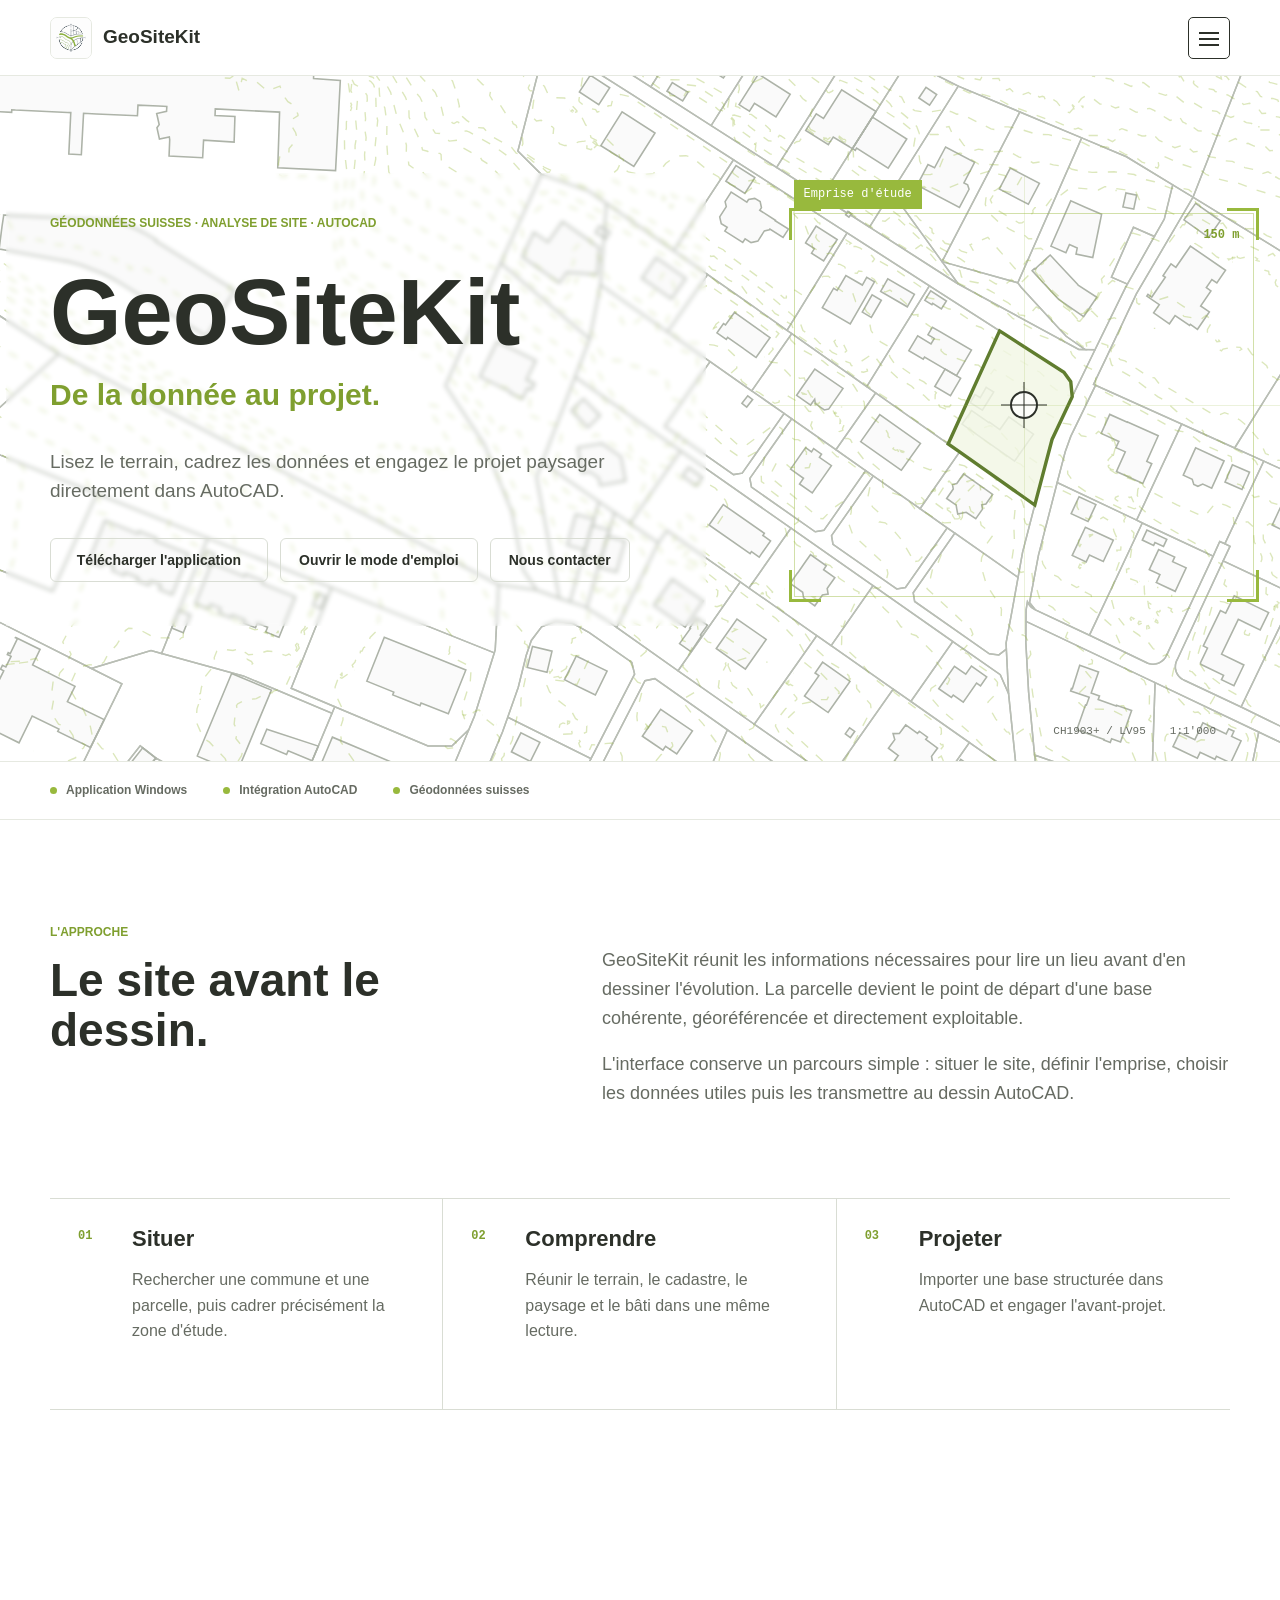
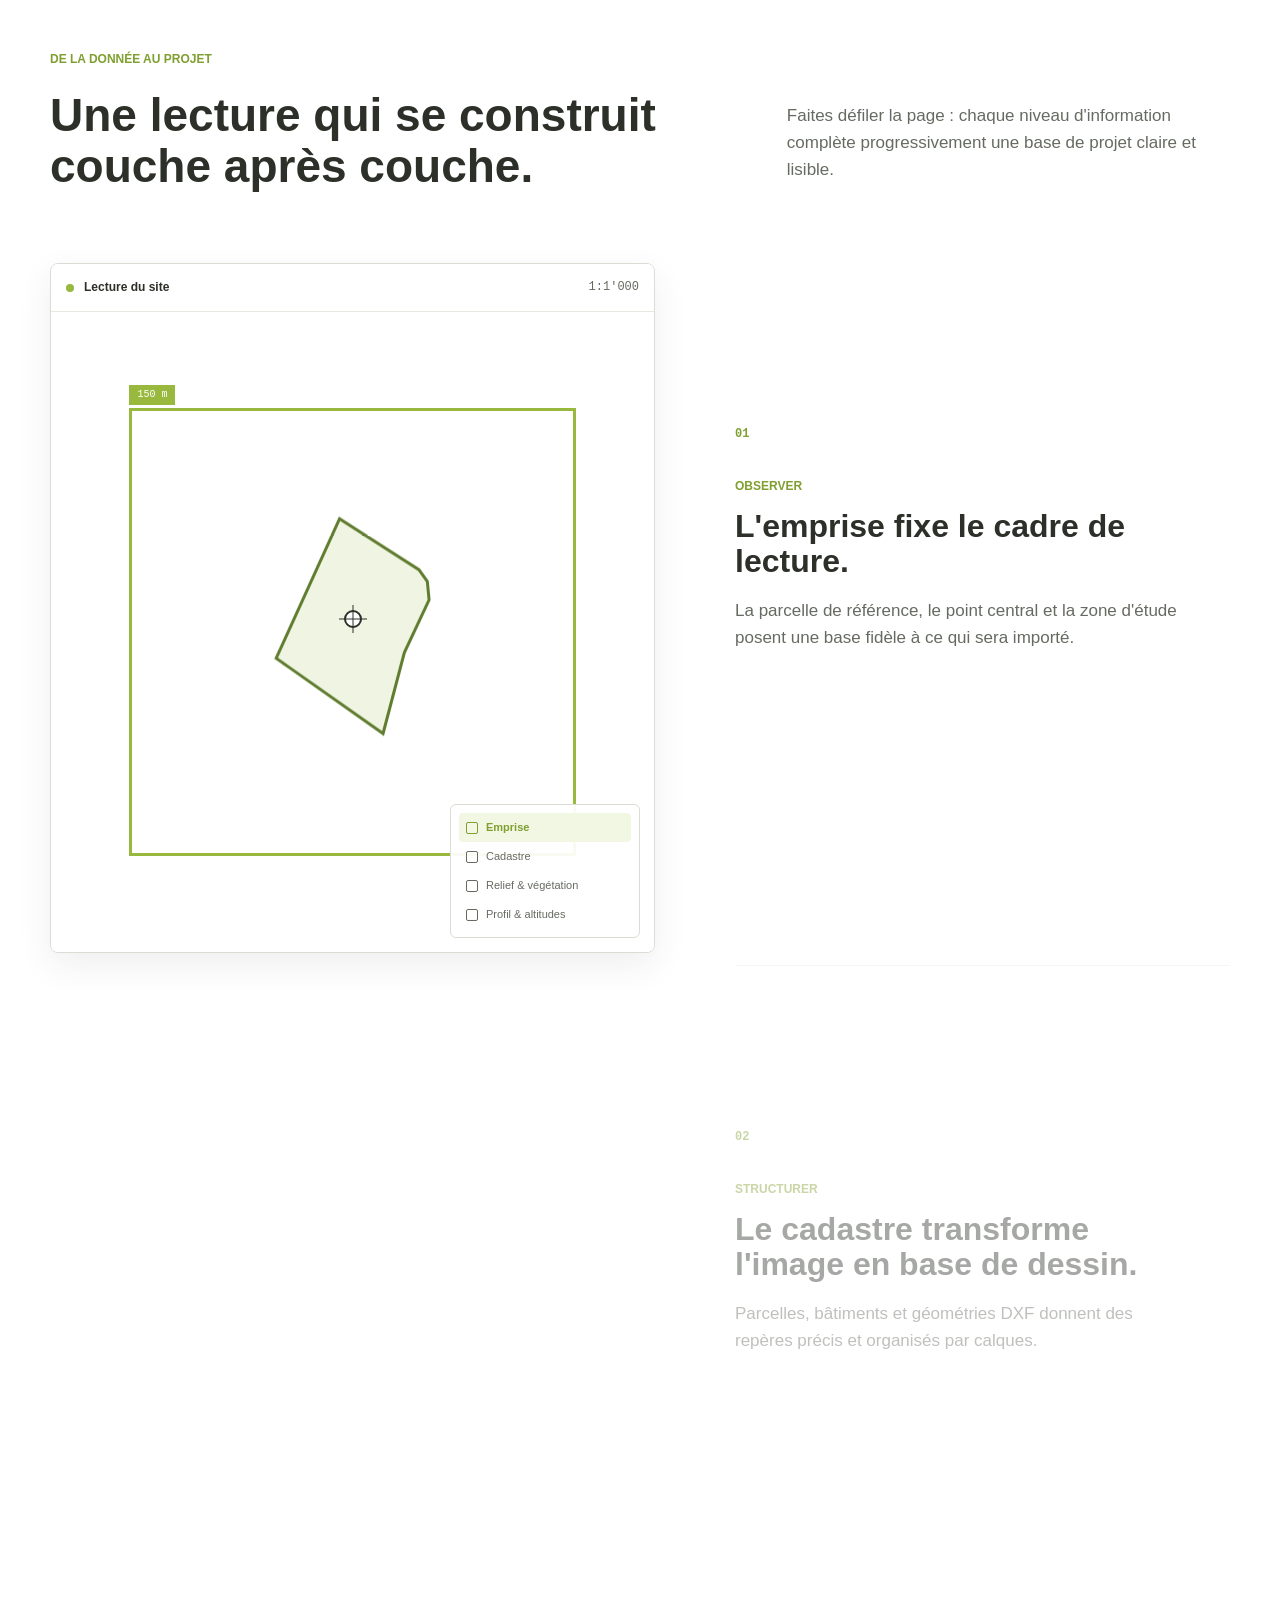
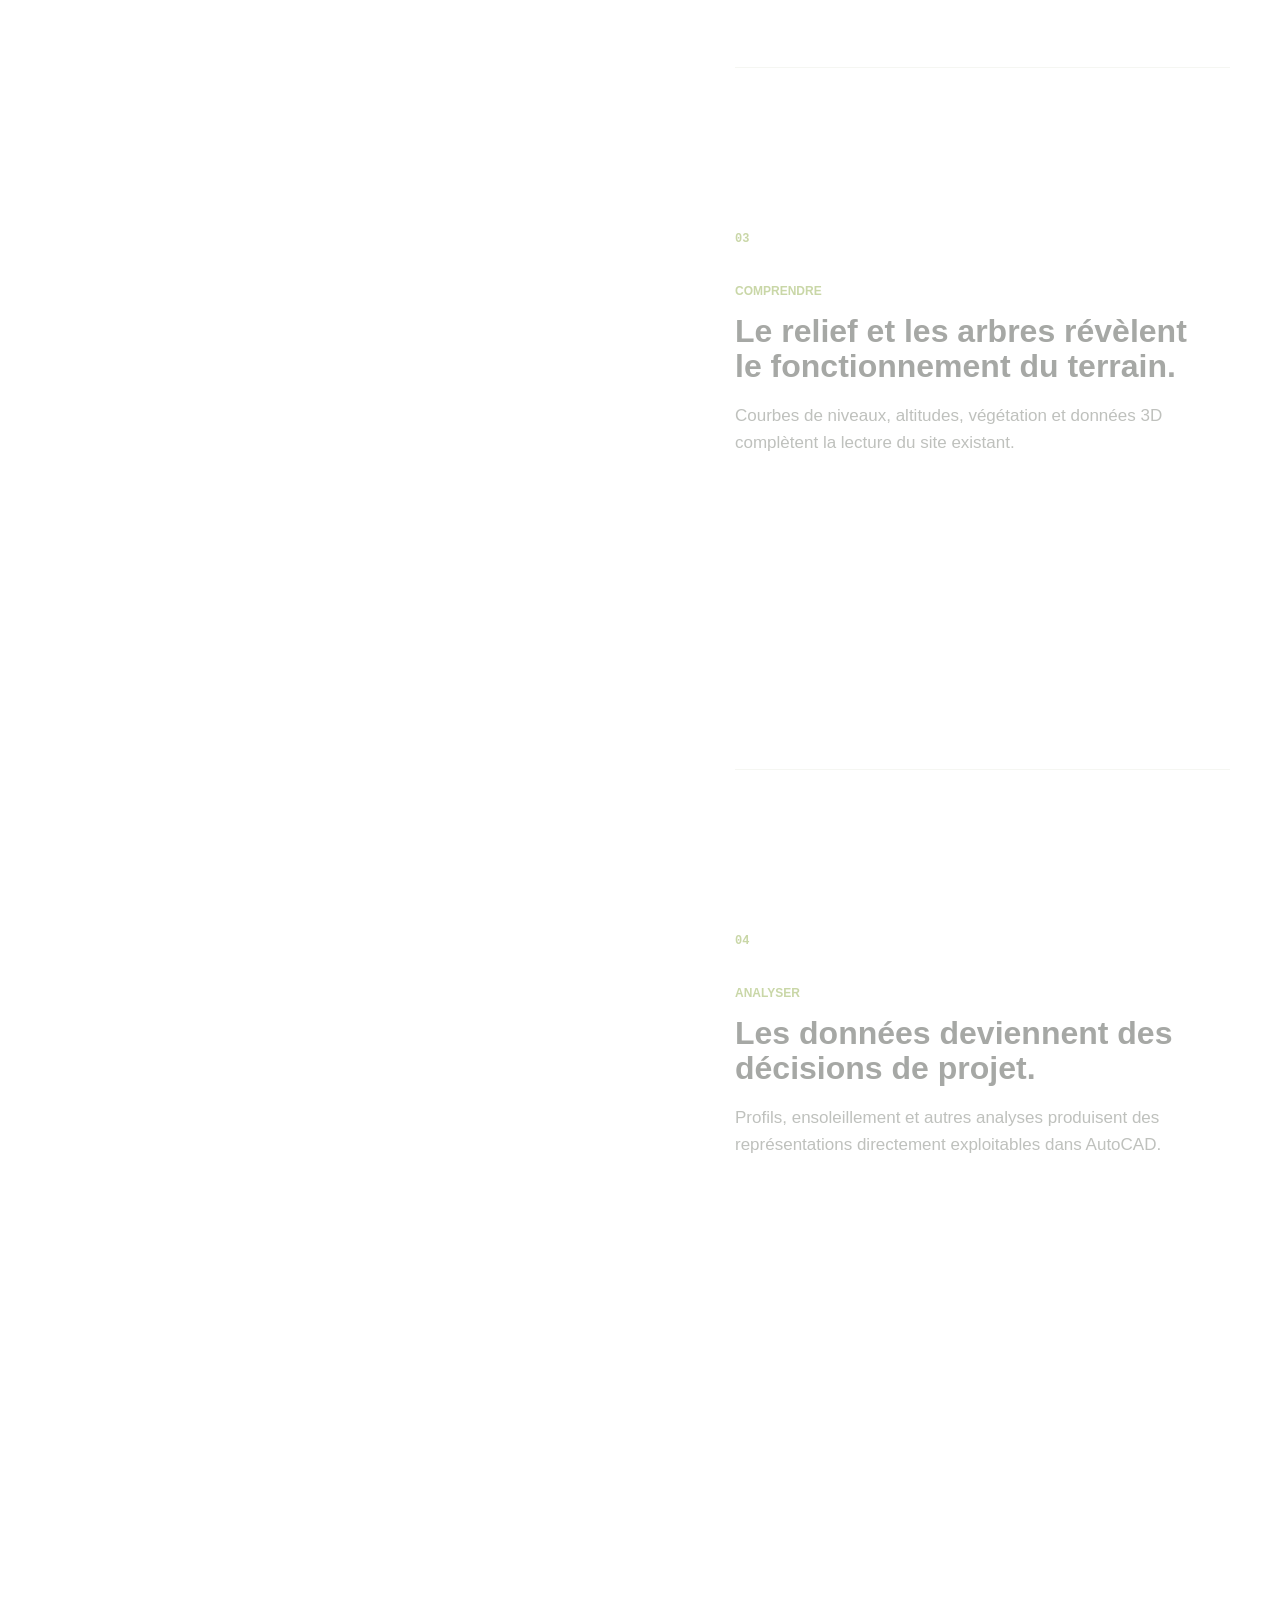
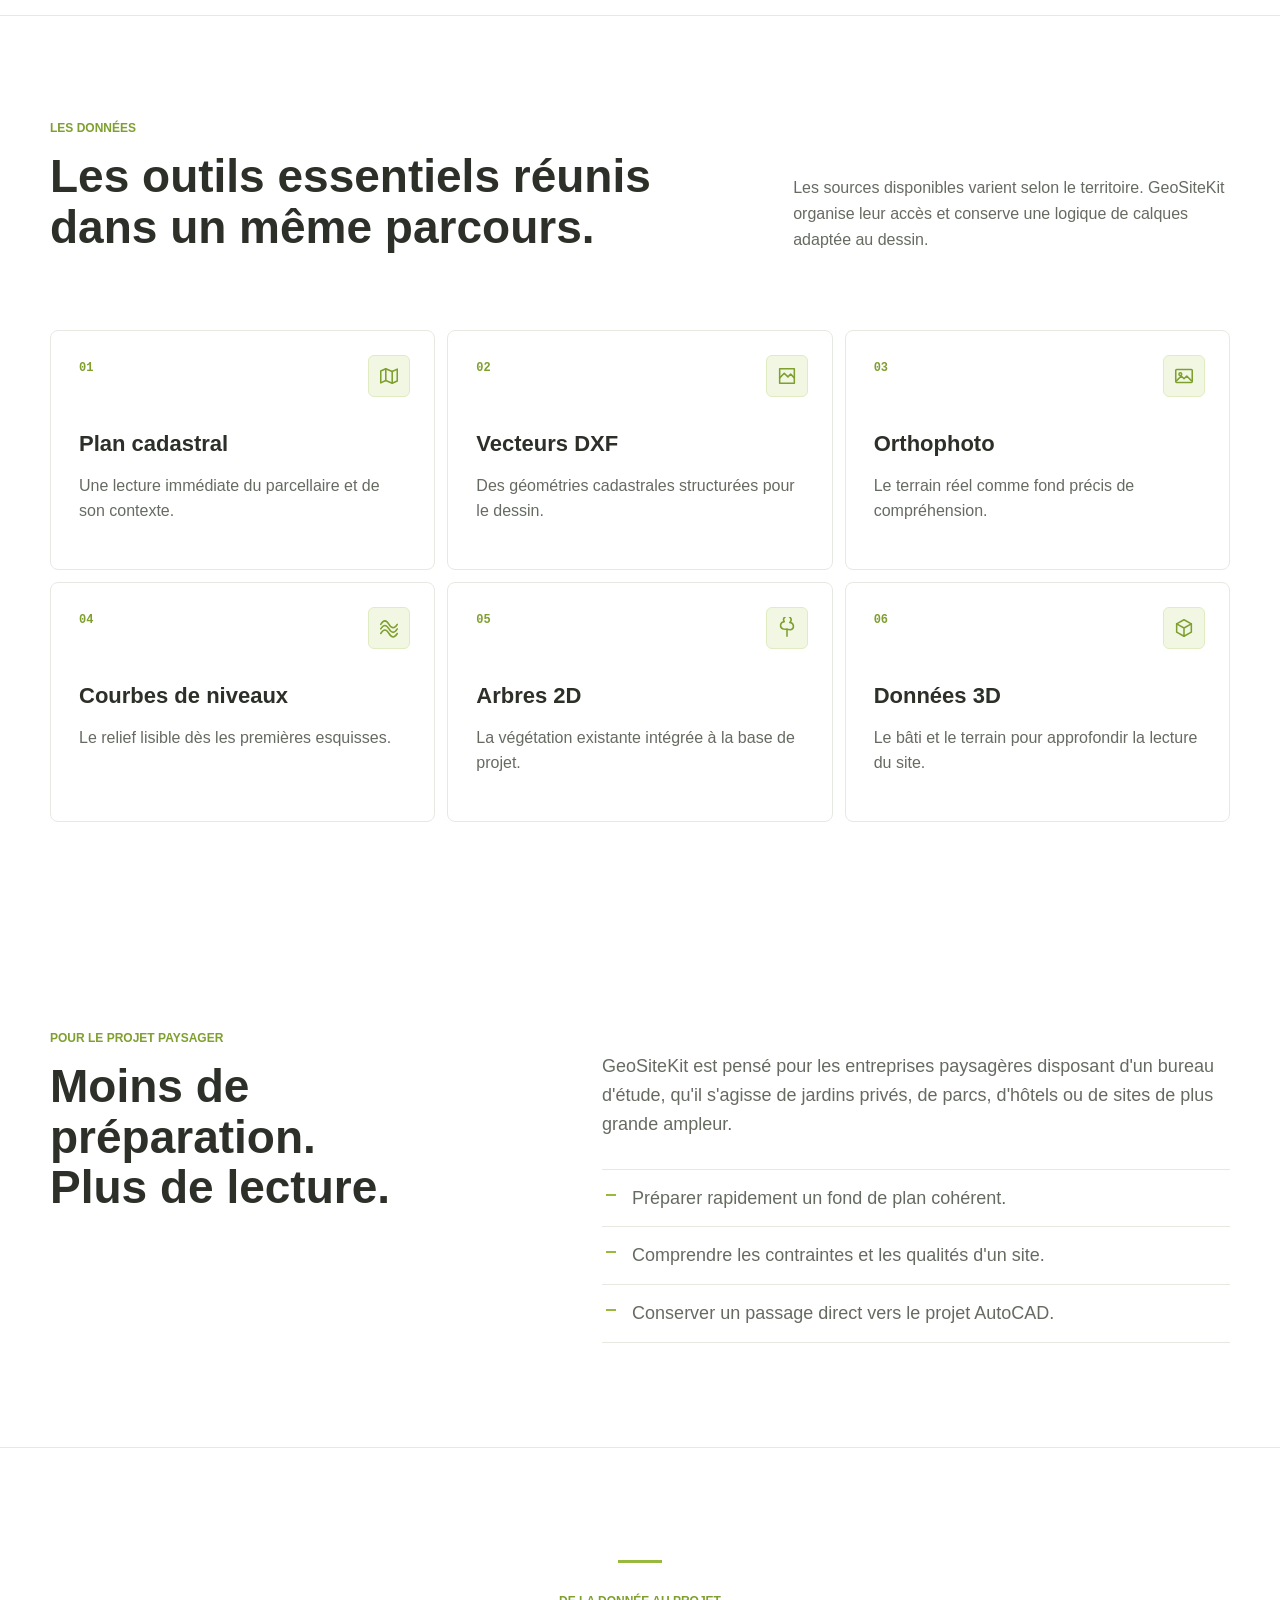
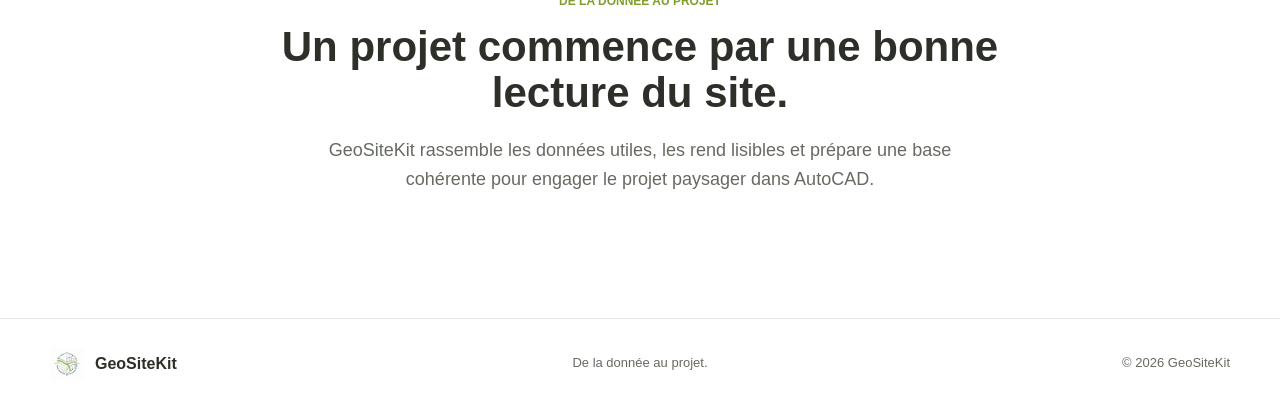
<file: index.html>
<!doctype html>
<html lang="fr">
<head>
  <meta charset="utf-8">
  <meta name="viewport" content="width=device-width, initial-scale=1">
  <meta name="description" content="GeoSiteKit rassemble et analyse les géodonnées nécessaires à la préparation des projets paysagers dans AutoCAD.">
  <meta name="theme-color" content="#ffffff">
  <meta property="og:title" content="GeoSiteKit - De la donnée au projet">
  <meta property="og:description" content="Comprendre un site et préparer une base de projet paysager à partir de géodonnées suisses.">
  <meta property="og:type" content="website">
  <meta property="og:image" content="https://www.geositekit.ch/assets/geositekit-mark-light.png?v=20260804">
  <title>GeoSiteKit - De la donnée au projet</title>
  <link rel="icon" href="assets/geositekit-mark-light.png?v=20260804" type="image/png">
  <link rel="stylesheet" href="styles.css?v=20260821b">
</head>
<body>
  <a class="skip-link" href="#main">Aller au contenu</a>

  <header class="site-header" id="site-header">
    <div class="nav-shell">
      <a class="brand" href="index.html" aria-label="GeoSiteKit, accueil">
        <span class="brand-mark" aria-hidden="true">
          <img src="assets/geositekit-mark-light.png?v=20260804" alt="" width="44" height="44">
        </span>
        <span>GeoSiteKit</span>
      </a>

      <button class="nav-toggle" type="button" aria-expanded="false" aria-controls="primary-nav" aria-label="Ouvrir le menu">
        <span></span><span></span><span></span>
      </button>

      <nav class="primary-nav" id="primary-nav" aria-label="Navigation principale">
        <a href="index.html" aria-current="page">Accueil</a>
        <a href="approche.html">L’approche</a>
        <a href="automatisations.html">Automatisations</a>
        <a href="mode-emploi.html">Guide d'utilisation</a>
        <a href="telechargement.html">Télécharger</a>
        <a href="contact.html">Contact</a>
      </nav>
    </div>
  </header>

  <main id="main">
    <section class="hero" id="top" aria-labelledby="hero-title">
      <div class="hero-scene" aria-hidden="true">
        <svg class="hero-plan" id="hero-ursy-plan" viewBox="0 0 1300 520" preserveAspectRatio="xMidYMid slice">
          <g id="hero-ursy-parcels" class="hero-parcels" fill="none" vector-effect="non-scaling-stroke"></g>
          <g id="hero-ursy-buildings" class="hero-buildings" vector-effect="non-scaling-stroke"></g>
          <g id="hero-ursy-contours" class="hero-contours" fill="none" vector-effect="non-scaling-stroke"></g>
          <path id="hero-ursy-selection" class="hero-selection"/>
        </svg>

        <div class="hero-study-frame">
          <i class="hero-corner corner-nw"></i>
          <i class="hero-corner corner-ne"></i>
          <i class="hero-corner corner-se"></i>
          <i class="hero-corner corner-sw"></i>
          <span class="hero-frame-label">Emprise d'étude</span>
          <span class="hero-frame-radius">150 m</span>
          <span class="hero-crosshair"></span>
        </div>

        <div class="hero-plan-meta">
          <span>CH1903+ / LV95</span>
          <span>1:1'000</span>
        </div>
      </div>

      <div class="hero-content">
        <div class="hero-copy-block">
          <p class="hero-kicker">Géodonnées suisses · Analyse de site · AutoCAD</p>
          <div class="hero-heading">
            <h1 id="hero-title">GeoSiteKit</h1>
            <p class="hero-tagline">De la donnée au projet.</p>
          </div>
          <p class="hero-copy">Lisez le terrain, cadrez les données et engagez le projet paysager directement dans AutoCAD.</p>
          <div class="hero-actions">
            <a class="button button-ghost button-download" href="telechargement.html?download=1">Télécharger l'application</a>
            <a class="button button-ghost" href="mode-emploi.html">Ouvrir le mode d'emploi</a>
            <a class="button button-ghost" href="contact.html">Nous contacter</a>
          </div>
        </div>
      </div>

      <div class="hero-status" aria-label="Informations produit">
        <span>Application Windows</span>
        <span>Intégration AutoCAD</span>
        <span>Géodonnées suisses</span>
      </div>
    </section>

    <section class="approach section" id="approche">
      <div class="section-shell approach-grid reveal">
        <div>
          <p class="section-label">L'approche</p>
          <h2>Le site avant le dessin.</h2>
        </div>
        <div class="approach-copy">
          <p>GeoSiteKit réunit les informations nécessaires pour lire un lieu avant d'en dessiner l'évolution. La parcelle devient le point de départ d'une base cohérente, géoréférencée et directement exploitable.</p>
          <p>L'interface conserve un parcours simple : situer le site, définir l'emprise, choisir les données utiles puis les transmettre au dessin AutoCAD.</p>
        </div>
      </div>

      <div class="section-shell workflow reveal" aria-label="Déroulement d'une préparation de site">
        <article>
          <span class="step-number">01</span>
          <div>
            <h3>Situer</h3>
            <p>Rechercher une commune et une parcelle, puis cadrer précisément la zone d'étude.</p>
          </div>
        </article>
        <article>
          <span class="step-number">02</span>
          <div>
            <h3>Comprendre</h3>
            <p>Réunir le terrain, le cadastre, le paysage et le bâti dans une même lecture.</p>
          </div>
        </article>
        <article>
          <span class="step-number">03</span>
          <div>
            <h3>Projeter</h3>
            <p>Importer une base structurée dans AutoCAD et engager l'avant-projet.</p>
          </div>
        </article>
      </div>
    </section>

    <section class="layer-story" id="donnees" aria-labelledby="layer-title">
      <div class="section-shell layer-intro reveal">
        <p class="section-label">De la donnée au projet</p>
        <h2 id="layer-title">Une lecture qui se construit couche après couche.</h2>
        <p>Faites défiler la page : chaque niveau d'information complète progressivement une base de projet claire et lisible.</p>
      </div>

      <div class="section-shell layer-layout">
        <div class="layer-stage-wrap">
          <div class="layer-stage" id="layer-stage" data-active="0" aria-label="Démonstration visuelle des couches GeoSiteKit">
            <div class="map-toolbar" aria-hidden="true">
              <span class="window-dot"></span>
              <strong>Lecture du site</strong>
              <span class="map-scale">1:1'000</span>
            </div>

            <div class="map-viewport">
              <svg class="map-overlay overlay-cadastre parallax-layer" data-depth="0.34" viewBox="0 0 900 620" preserveAspectRatio="xMidYMid slice" aria-hidden="true">
                <g id="ursy-parcels" fill="none" stroke="currentColor" stroke-width="1.35" vector-effect="non-scaling-stroke"></g>
                <g id="ursy-buildings" stroke="currentColor" stroke-width="1.4" vector-effect="non-scaling-stroke"></g>
              </svg>

              <svg class="map-overlay map-selection parallax-layer" data-depth="0.34" viewBox="0 0 900 620" preserveAspectRatio="xMidYMid slice" aria-hidden="true">
                <path id="ursy-selection"/>
              </svg>

              <svg class="map-overlay overlay-relief parallax-layer" data-depth="0.58" viewBox="0 0 900 620" preserveAspectRatio="xMidYMid slice" aria-hidden="true">
                <g id="ursy-contours" fill="none" stroke="currentColor" stroke-width="1.15" vector-effect="non-scaling-stroke"></g>
                <g fill="currentColor" stroke="none">
                  <text x="108" y="446">742.0</text>
                  <text x="674" y="194">760.0</text>
                </g>
              </svg>

              <svg class="map-overlay overlay-trees parallax-layer" data-depth="0.72" viewBox="0 0 900 620" preserveAspectRatio="xMidYMid slice" aria-hidden="true">
                <defs>
                  <g id="tree-symbol" fill="white" stroke="currentColor" stroke-width="1.45" vector-effect="non-scaling-stroke">
                    <path d="M0-23C8-23 13-18 15-12C23-11 27-4 24 3C29 11 22 19 14 19C9 27-2 28-8 21C-17 25-25 18-23 9C-30 3-26-7-18-10C-17-19-8-25 0-23Z"/>
                    <circle cx="0" cy="0" r="4" fill="none"/>
                    <path d="M-12 0H12M0-12V12" fill="none"/>
                  </g>
                </defs>
                <g>
                  <use href="#tree-symbol" transform="translate(146 164) scale(1.05)"/>
                  <use href="#tree-symbol" transform="translate(222 238) scale(.78)"/>
                  <use href="#tree-symbol" transform="translate(748 424) scale(1.18)"/>
                </g>
              </svg>

              <div class="map-outside-fade" aria-hidden="true">
                <i class="outside-top"></i>
                <i class="outside-right"></i>
                <i class="outside-bottom"></i>
                <i class="outside-left"></i>
              </div>

              <svg class="map-analysis parallax-layer" data-depth="0.9" viewBox="0 0 900 620" preserveAspectRatio="xMidYMid slice" aria-hidden="true">
                <g class="analysis-trace" fill="none" stroke="currentColor" vector-effect="non-scaling-stroke">
                  <path d="M286 132L600 350" stroke-width="1.7" stroke-dasharray="9 7"/>
                  <circle cx="286" cy="132" r="5" fill="white" stroke-width="1.7"/>
                  <circle cx="600" cy="350" r="5" fill="white" stroke-width="1.7"/>
                </g>
                <g class="analysis-labels" fill="currentColor">
                  <text x="268" y="114">A</text><text x="610" y="368">A'</text>
                </g>
              </svg>

              <svg class="profile-graphic" viewBox="0 0 540 190" preserveAspectRatio="xMidYMid meet" aria-hidden="true">
                <path class="profile-ground" d="M14 150C62 144 88 125 128 130S200 138 258 108S330 72 388 82S466 110 526 66L526 165H14Z"/>
                <path class="profile-line" d="M14 150C62 144 88 125 128 130S200 138 258 108S330 72 388 82S466 110 526 66"/>
                <path class="profile-base" d="M14 165H526"/>
                <g class="profile-points">
                  <path d="M92 125V165M258 108V165M388 82V165"/>
                  <circle cx="92" cy="125" r="3"/><circle cx="258" cy="108" r="3"/><circle cx="388" cy="82" r="3"/>
                </g>
                <g class="profile-values">
                  <text x="58" y="112">741.20 m</text>
                  <text x="224" y="95">749.65 m</text>
                  <text x="354" y="69">760.10 m</text>
                  <text x="14" y="187">PROFIL A-A'</text>
                </g>
              </svg>

              <div class="map-bbox" aria-hidden="true">
                <span class="map-center"></span>
                <small>150 m</small>
              </div>

              <div class="layer-legend" aria-hidden="true">
                <button class="legend-item is-active" type="button" data-legend="0"><i></i>Emprise</button>
                <button class="legend-item" type="button" data-legend="1"><i></i>Cadastre</button>
                <button class="legend-item" type="button" data-legend="2"><i></i>Relief & végétation</button>
                <button class="legend-item" type="button" data-legend="3"><i></i>Profil & altitudes</button>
              </div>
            </div>
          </div>
        </div>

        <div class="layer-steps">
          <article class="layer-step is-active" id="layer-emprise" data-step="0">
            <span class="step-marker">01</span>
            <p class="section-label">Observer</p>
            <h3>L'emprise fixe le cadre de lecture.</h3>
            <p>La parcelle de référence, le point central et la zone d'étude posent une base fidèle à ce qui sera importé.</p>
          </article>
          <article class="layer-step" id="layer-cadastre" data-step="1">
            <span class="step-marker">02</span>
            <p class="section-label">Structurer</p>
            <h3>Le cadastre transforme l'image en base de dessin.</h3>
            <p>Parcelles, bâtiments et géométries DXF donnent des repères précis et organisés par calques.</p>
          </article>
          <article class="layer-step" id="layer-relief" data-step="2">
            <span class="step-marker">03</span>
            <p class="section-label">Comprendre</p>
            <h3>Le relief et les arbres révèlent le fonctionnement du terrain.</h3>
            <p>Courbes de niveaux, altitudes, végétation et données 3D complètent la lecture du site existant.</p>
          </article>
          <article class="layer-step" id="layer-profil" data-step="3">
            <span class="step-marker">04</span>
            <p class="section-label">Analyser</p>
            <h3>Les données deviennent des décisions de projet.</h3>
            <p>Profils, ensoleillement et autres analyses produisent des représentations directement exploitables dans AutoCAD.</p>
          </article>
        </div>
      </div>
    </section>

    <section class="modules section" aria-labelledby="modules-title">
      <div class="section-shell">
        <div class="section-heading reveal">
          <div>
            <p class="section-label">Les données</p>
            <h2 id="modules-title">Les outils essentiels réunis dans un même parcours.</h2>
          </div>
          <p>Les sources disponibles varient selon le territoire. GeoSiteKit organise leur accès et conserve une logique de calques adaptée au dessin.</p>
        </div>

        <div class="module-grid">
          <article class="module-item reveal">
            <span class="module-icon" aria-hidden="true">
              <svg viewBox="0 0 24 24"><path d="M3 6.5 8.5 4l7 3 5.5-2.5v13L15.5 20l-7-3L3 19.5z"/><path d="M8.5 4v13M15.5 7v13"/></svg>
            </span>
            <span class="module-index">01</span>
            <h3>Plan cadastral</h3>
            <p>Une lecture immédiate du parcellaire et de son contexte.</p>
          </article>
          <article class="module-item reveal">
            <span class="module-icon" aria-hidden="true">
              <svg viewBox="0 0 24 24"><path d="M4 4h16v16H4z"/><path d="m4 14 5-5 4 4 3-3 4 4"/></svg>
            </span>
            <span class="module-index">02</span>
            <h3>Vecteurs DXF</h3>
            <p>Des géométries cadastrales structurées pour le dessin.</p>
          </article>
          <article class="module-item reveal">
            <span class="module-icon" aria-hidden="true">
              <svg viewBox="0 0 24 24"><rect x="3" y="5" width="18" height="14" rx="1"/><circle cx="8" cy="10" r="1.5"/><path d="m4 17 5-5 3 3 3-3 5 5"/></svg>
            </span>
            <span class="module-index">03</span>
            <h3>Orthophoto</h3>
            <p>Le terrain réel comme fond précis de compréhension.</p>
          </article>
          <article class="module-item reveal">
            <span class="module-icon" aria-hidden="true">
              <svg viewBox="0 0 24 24"><path d="M3 18c3-5 6-5 9 0s6 5 9 0"/><path d="M3 13c3-5 6-5 9 0s6 5 9 0"/><path d="M3 8c3-5 6-5 9 0s6 5 9 0"/></svg>
            </span>
            <span class="module-index">04</span>
            <h3>Courbes de niveaux</h3>
            <p>Le relief lisible dès les premières esquisses.</p>
          </article>
          <article class="module-item reveal">
            <span class="module-icon" aria-hidden="true">
              <svg viewBox="0 0 24 24"><path d="M12 21v-8"/><path d="M8 13a4 4 0 0 1 1-7.87A4 4 0 1 1 15 6a4 4 0 0 1 1 7.87Z"/></svg>
            </span>
            <span class="module-index">05</span>
            <h3>Arbres 2D</h3>
            <p>La végétation existante intégrée à la base de projet.</p>
          </article>
          <article class="module-item reveal">
            <span class="module-icon" aria-hidden="true">
              <svg viewBox="0 0 24 24"><path d="m12 3 8 4.5v9L12 21l-8-4.5v-9Z"/><path d="m4 7.5 8 4.5 8-4.5M12 12v9"/></svg>
            </span>
            <span class="module-index">06</span>
            <h3>Données 3D</h3>
            <p>Le bâti et le terrain pour approfondir la lecture du site.</p>
          </article>
        </div>
      </div>
    </section>

    <section class="project section">
      <div class="section-shell project-grid reveal">
        <div>
          <p class="section-label">Pour le projet paysager</p>
          <h2>Moins de préparation.<br>Plus de lecture.</h2>
        </div>
        <div class="project-copy">
          <p>GeoSiteKit est pensé pour les entreprises paysagères disposant d'un bureau d'étude, qu'il s'agisse de jardins privés, de parcs, d'hôtels ou de sites de plus grande ampleur.</p>
          <ul>
            <li>Préparer rapidement un fond de plan cohérent.</li>
            <li>Comprendre les contraintes et les qualités d'un site.</li>
            <li>Conserver un passage direct vers le projet AutoCAD.</li>
          </ul>
        </div>
      </div>
    </section>

    <section class="conclusion-section" id="conclusion">
      <div class="section-shell conclusion-inner reveal">
        <span class="conclusion-rule" aria-hidden="true"></span>
        <p class="section-label">De la donnée au projet</p>
        <h2>Un projet commence par une bonne lecture du site.</h2>
        <p>GeoSiteKit rassemble les données utiles, les rend lisibles et prépare une base cohérente pour engager le projet paysager dans AutoCAD.</p>
      </div>
    </section>
  </main>

  <footer class="site-footer">
    <div class="section-shell footer-inner">
      <a class="footer-brand" href="#top">
        <img src="assets/geositekit-mark-light.png?v=20260804" alt="" width="34" height="34">
        <span>GeoSiteKit</span>
      </a>
      <p>De la donnée au projet.</p>
      <p>© <span id="year"></span> GeoSiteKit</p>
    </div>
  </footer>

  <script src="assets/ursy-scene.js?v=20260821"></script>
  <script src="assets/ursy-hero-parcels.js?v=20260821"></script>
  <script src="assets/ursy-hero-buildings.js?v=20260821"></script>
  <script src="assets/ursy-hero-contours.js?v=20260821"></script>
  <script src="assets/ursy-hero-core.js?v=20260821"></script>
  <script src="script.js?v=20260811"></script>
</body>
</html>
</file>
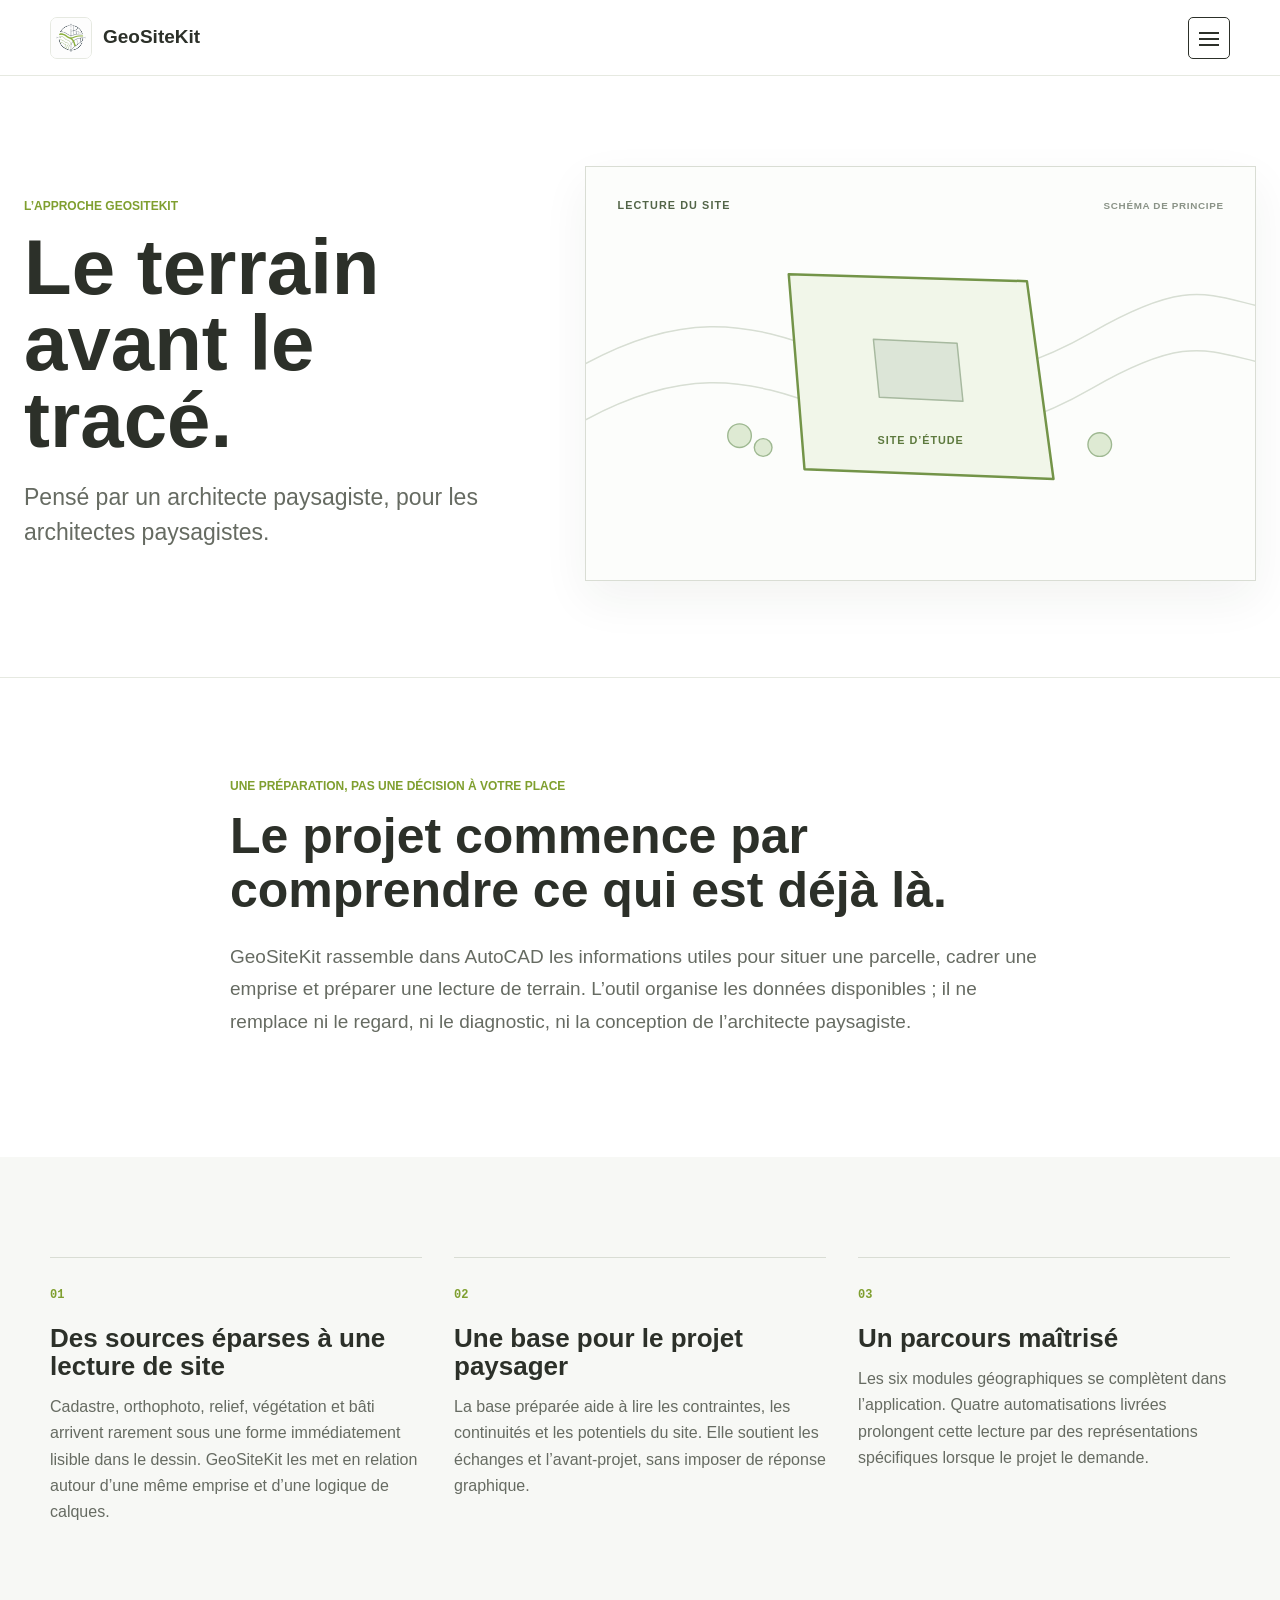
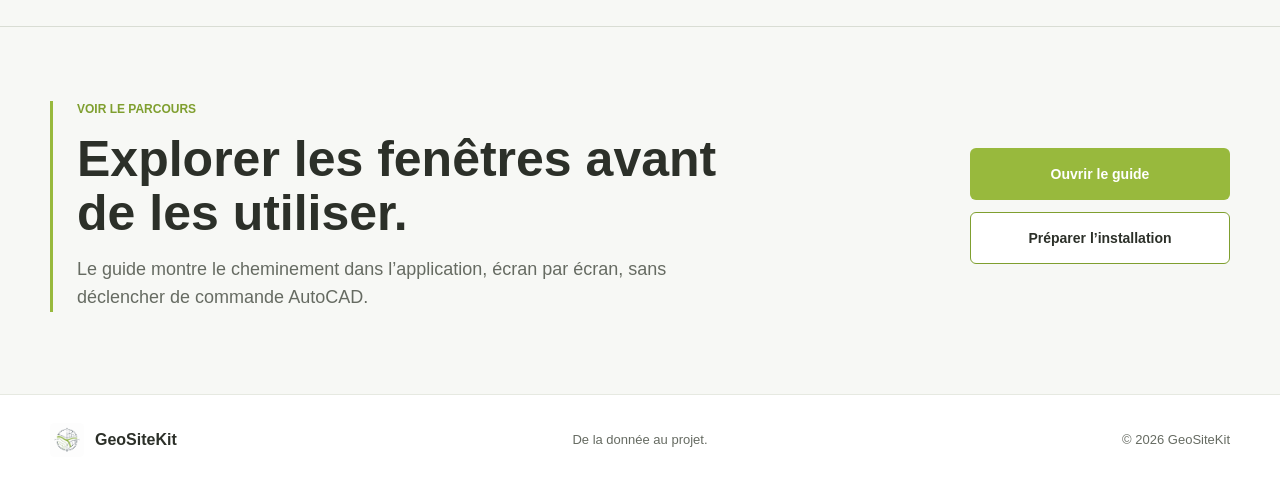
<file: approche.html>
<!doctype html>
<html lang="fr">
<head>
  <meta charset="utf-8">
  <meta name="viewport" content="width=device-width, initial-scale=1">
  <meta name="description" content="L’approche GeoSiteKit : préparer une lecture de site dans AutoCAD, sans automatiser le projet paysager.">
  <meta name="theme-color" content="#ffffff">
  <title>L’approche — GeoSiteKit</title>
  <link rel="icon" href="assets/geositekit-mark-light.png?v=20260804" type="image/png">
  <link rel="stylesheet" href="styles.css?v=20260922d">
</head>
<body class="editorial-page approach-page">
  <a class="skip-link" href="#main">Aller au contenu</a>
  <header class="site-header is-scrolled" id="site-header"><div class="nav-shell">
    <a class="brand" href="index.html" aria-label="GeoSiteKit, accueil"><span class="brand-mark" aria-hidden="true"><img src="assets/geositekit-mark-light.png?v=20260804" alt="" width="44" height="44"></span><span>GeoSiteKit</span></a>
    <button class="nav-toggle" type="button" aria-expanded="false" aria-controls="primary-nav" aria-label="Ouvrir le menu"><span></span><span></span><span></span></button>
    <nav class="primary-nav" id="primary-nav" aria-label="Navigation principale"><a href="index.html">Accueil</a><a href="approche.html" aria-current="page">L’approche</a><a href="automatisations.html">Automatisations</a><a href="mode-emploi.html">Guide d'utilisation</a><a href="telechargement.html">Télécharger</a><a href="contact.html">Contact</a></nav>
  </div></header>
  <main id="main">
    <section class="editorial-hero"><div class="editorial-shell editorial-hero-grid">
      <div><p class="section-label">L’approche GeoSiteKit</p><h1>Le terrain avant le tracé.</h1><p class="editorial-lead">Pensé par un architecte paysagiste, pour les architectes paysagistes.</p></div>
      <div class="approach-plan">
        <svg viewBox="0 0 680 420" role="img" aria-labelledby="approach-plan-title approach-plan-desc">
          <title id="approach-plan-title">Lecture schématique d’un site</title>
          <desc id="approach-plan-desc">Une emprise d’étude, un volume bâti et quelques lignes de relief. Illustration volontairement simplifiée, sans valeur cadastrale.</desc>
          <rect width="680" height="420" fill="#fcfdfb"/>
          <text x="32" y="43" class="plan-caption">LECTURE DU SITE</text>
          <text x="648" y="43" text-anchor="end" class="plan-note">SCHÉMA DE PRINCIPE</text>
          <g fill="none" stroke="#d7ded3" stroke-width="1.5" stroke-linecap="round">
            <path d="M-20 211C94 142 165 157 250 190S409 228 514 168S633 133 706 146"/>
            <path d="M-20 268C95 199 164 214 249 247S410 285 514 225S634 190 706 203"/>
          </g>
          <path d="M206 109L448 116L475 317L222 307Z" fill="#f1f6e9" stroke="#739448" stroke-width="2.5" stroke-linejoin="round"/>
          <path d="M292 175L377 179L383 238L298 234Z" fill="#dce5d7" stroke="#a7b99f" stroke-width="1.5" stroke-linejoin="round"/>
          <g fill="#deead3" stroke="#9eb891" stroke-width="1.4">
            <circle cx="156" cy="273" r="12"/><circle cx="180" cy="285" r="9"/><circle cx="522" cy="282" r="12"/>
          </g>
          <text x="340" y="281" text-anchor="middle" class="plan-site-label">SITE D’ÉTUDE</text>
        </svg>
      </div>
    </div></section>
    <section class="editorial-section"><div class="editorial-shell editorial-prose">
      <p class="section-label">Une préparation, pas une décision à votre place</p>
      <h2>Le projet commence par comprendre ce qui est déjà là.</h2>
      <p>GeoSiteKit rassemble dans AutoCAD les informations utiles pour situer une parcelle, cadrer une emprise et préparer une lecture de terrain. L’outil organise les données disponibles ; il ne remplace ni le regard, ni le diagnostic, ni la conception de l’architecte paysagiste.</p>
    </div></section>
    <section class="editorial-section editorial-section-tint"><div class="editorial-shell editorial-columns">
      <article><span>01</span><h2>Des sources éparses à une lecture de site</h2><p>Cadastre, orthophoto, relief, végétation et bâti arrivent rarement sous une forme immédiatement lisible dans le dessin. GeoSiteKit les met en relation autour d’une même emprise et d’une logique de calques.</p></article>
      <article><span>02</span><h2>Une base pour le projet paysager</h2><p>La base préparée aide à lire les contraintes, les continuités et les potentiels du site. Elle soutient les échanges et l’avant-projet, sans imposer de réponse graphique.</p></article>
      <article><span>03</span><h2>Un parcours maîtrisé</h2><p>Les six modules géographiques se complètent dans l’application. Quatre automatisations livrées prolongent cette lecture par des représentations spécifiques lorsque le projet le demande.</p></article>
    </div></section>
    <section class="editorial-cta"><div class="editorial-shell editorial-cta-inner"><div class="editorial-cta-copy"><p class="section-label">Voir le parcours</p><h2>Explorer les fenêtres avant de les utiliser.</h2><p>Le guide montre le cheminement dans l’application, écran par écran, sans déclencher de commande AutoCAD.</p></div><div class="editorial-cta-actions"><a class="button button-primary" href="mode-emploi.html">Ouvrir le guide</a><a class="button button-ghost" href="telechargement.html">Préparer l’installation</a></div></div></section>
  </main>
  <footer class="site-footer"><div class="editorial-shell footer-inner"><a class="footer-brand" href="index.html"><img src="assets/geositekit-mark-light.png?v=20260804" alt="" width="34" height="34"><span>GeoSiteKit</span></a><p>De la donnée au projet.</p><p>© <span id="year"></span> GeoSiteKit</p></div></footer>
  <script src="script.js?v=20260922a"></script>
</body></html>
</file>
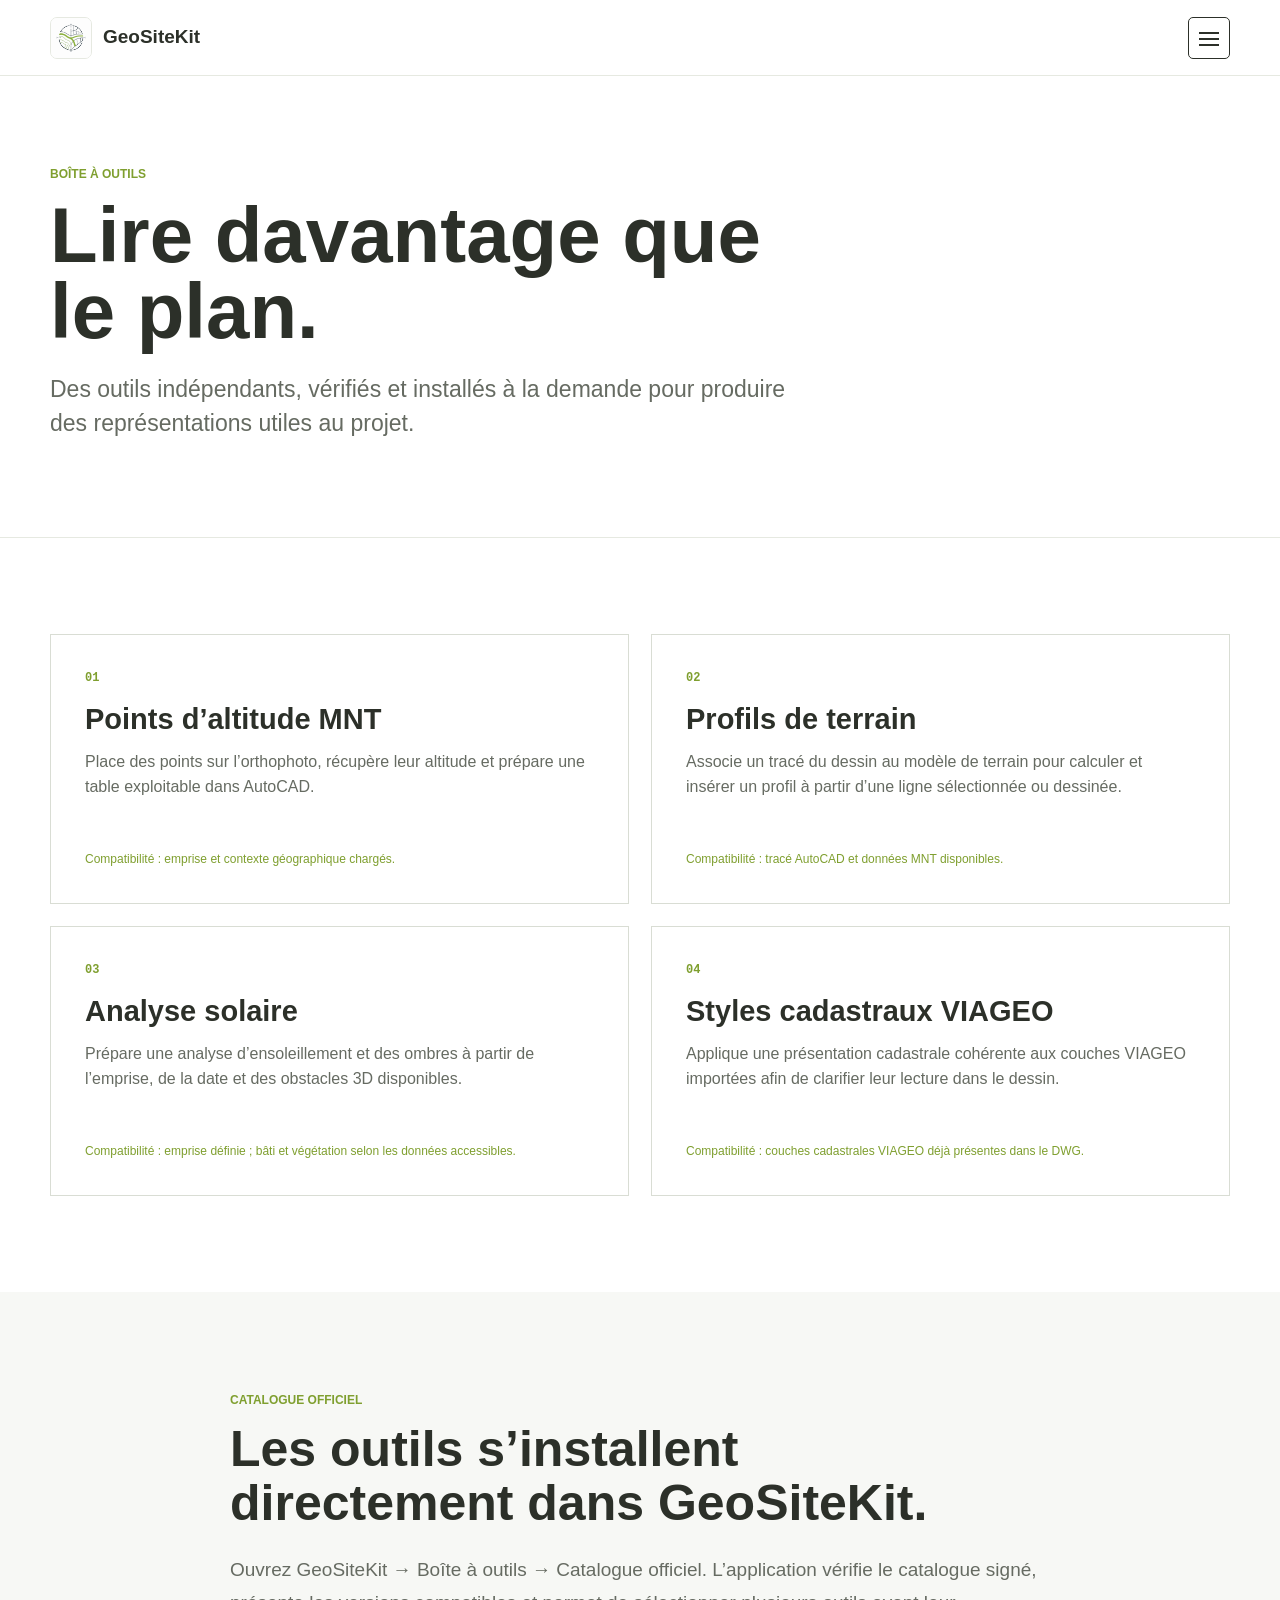
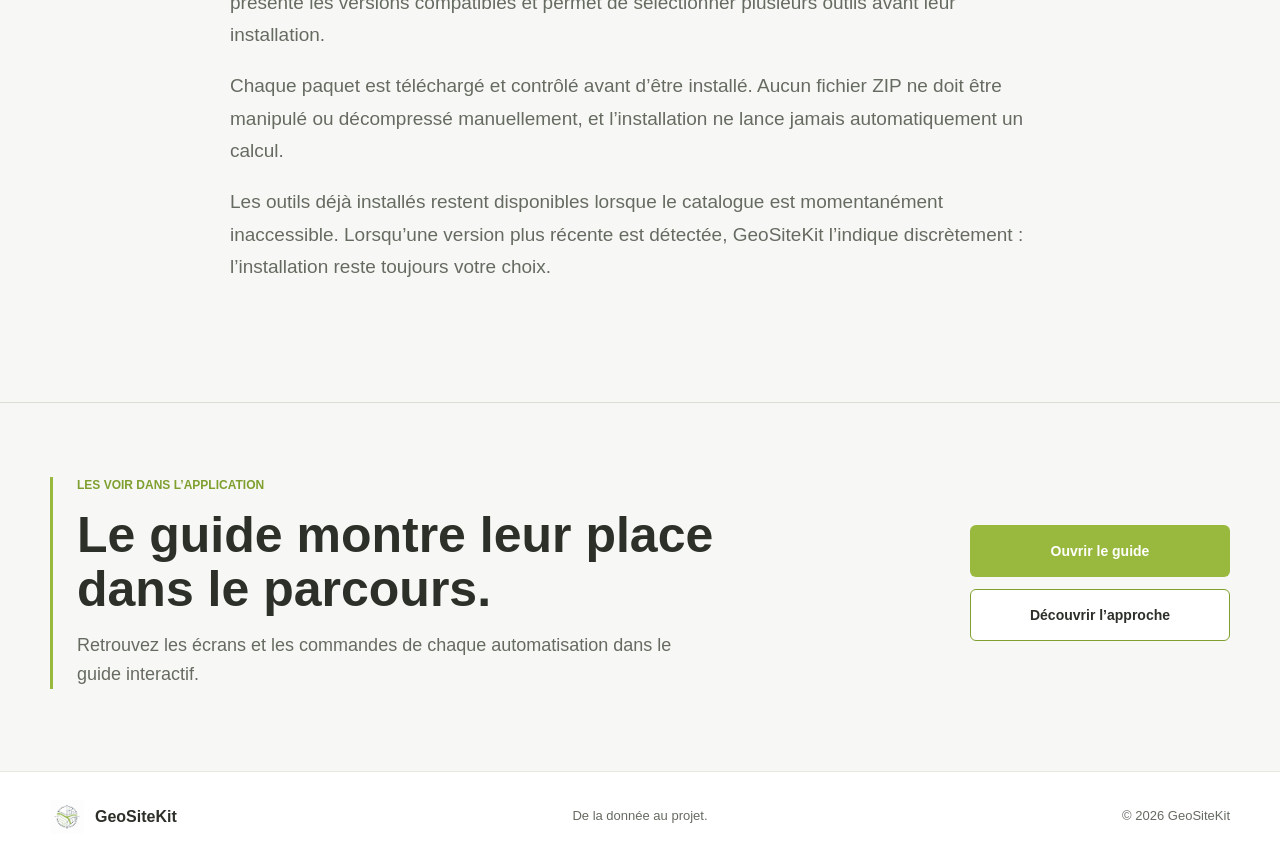
<file: automatisations.html>
<!doctype html>
<html lang="fr">
<head><meta charset="utf-8"><meta name="viewport" content="width=device-width, initial-scale=1"><meta name="description" content="Les outils GeoSiteKit sont des modules séparés, vérifiés avant leur installation dans AutoCAD."><meta name="theme-color" content="#ffffff"><title>Boîte à outils — GeoSiteKit</title><link rel="icon" href="assets/geositekit-mark-light.png?v=20260804" type="image/png"><link rel="stylesheet" href="styles.css?v=20260922b"></head>
<body class="editorial-page automations-page"><a class="skip-link" href="#main">Aller au contenu</a>
  <header class="site-header is-scrolled" id="site-header"><div class="nav-shell"><a class="brand" href="index.html" aria-label="GeoSiteKit, accueil"><span class="brand-mark" aria-hidden="true"><img src="assets/geositekit-mark-light.png?v=20260804" alt="" width="44" height="44"></span><span>GeoSiteKit</span></a><button class="nav-toggle" type="button" aria-expanded="false" aria-controls="primary-nav" aria-label="Ouvrir le menu"><span></span><span></span><span></span></button><nav class="primary-nav" id="primary-nav" aria-label="Navigation principale"><a href="index.html">Accueil</a><a href="approche.html">L’approche</a><a href="automatisations.html" aria-current="page">Automatisations</a><a href="mode-emploi.html">Guide d'utilisation</a><a href="telechargement.html">Télécharger</a><a href="contact.html">Contact</a></nav></div></header>
  <main id="main"><section class="editorial-hero"><div class="editorial-shell"><p class="section-label">Boîte à outils</p><h1>Lire davantage que le plan.</h1><p class="editorial-lead">Des outils indépendants, vérifiés et installés à la demande pour produire des représentations utiles au projet.</p></div></section>
    <section class="automation-catalog"><div class="editorial-shell"><div class="automation-grid">
      <article><span class="automation-number">01</span><h2>Points d’altitude MNT</h2><p>Place des points sur l’orthophoto, récupère leur altitude et prépare une table exploitable dans AutoCAD.</p><small>Compatibilité : emprise et contexte géographique chargés.</small></article>
      <article><span class="automation-number">02</span><h2>Profils de terrain</h2><p>Associe un tracé du dessin au modèle de terrain pour calculer et insérer un profil à partir d’une ligne sélectionnée ou dessinée.</p><small>Compatibilité : tracé AutoCAD et données MNT disponibles.</small></article>
      <article><span class="automation-number">03</span><h2>Analyse solaire</h2><p>Prépare une analyse d’ensoleillement et des ombres à partir de l’emprise, de la date et des obstacles 3D disponibles.</p><small>Compatibilité : emprise définie ; bâti et végétation selon les données accessibles.</small></article>
      <article><span class="automation-number">04</span><h2>Styles cadastraux VIAGEO</h2><p>Applique une présentation cadastrale cohérente aux couches VIAGEO importées afin de clarifier leur lecture dans le dessin.</p><small>Compatibilité : couches cadastrales VIAGEO déjà présentes dans le DWG.</small></article>
    </div></div></section>
    <section class="editorial-section editorial-section-tint"><div class="editorial-shell editorial-prose"><p class="section-label">Catalogue officiel</p><h2>Les outils s’installent directement dans GeoSiteKit.</h2><p>Ouvrez GeoSiteKit → Boîte à outils → Catalogue officiel. L’application vérifie le catalogue signé, présente les versions compatibles et permet de sélectionner plusieurs outils avant leur installation.</p><p>Chaque paquet est téléchargé et contrôlé avant d’être installé. Aucun fichier ZIP ne doit être manipulé ou décompressé manuellement, et l’installation ne lance jamais automatiquement un calcul.</p><p>Les outils déjà installés restent disponibles lorsque le catalogue est momentanément inaccessible. Lorsqu’une version plus récente est détectée, GeoSiteKit l’indique discrètement : l’installation reste toujours votre choix.</p></div></section>
    <section class="editorial-cta"><div class="editorial-shell editorial-cta-inner"><div class="editorial-cta-copy"><p class="section-label">Les voir dans l’application</p><h2>Le guide montre leur place dans le parcours.</h2><p>Retrouvez les écrans et les commandes de chaque automatisation dans le guide interactif.</p></div><div class="editorial-cta-actions"><a class="button button-primary" href="mode-emploi.html">Ouvrir le guide</a><a class="button button-ghost" href="approche.html">Découvrir l’approche</a></div></div></section>
  </main><footer class="site-footer"><div class="editorial-shell footer-inner"><a class="footer-brand" href="index.html"><img src="assets/geositekit-mark-light.png?v=20260804" alt="" width="34" height="34"><span>GeoSiteKit</span></a><p>De la donnée au projet.</p><p>© <span id="year"></span> GeoSiteKit</p></div></footer><script src="script.js?v=20260922a"></script>
</body></html>
</file>
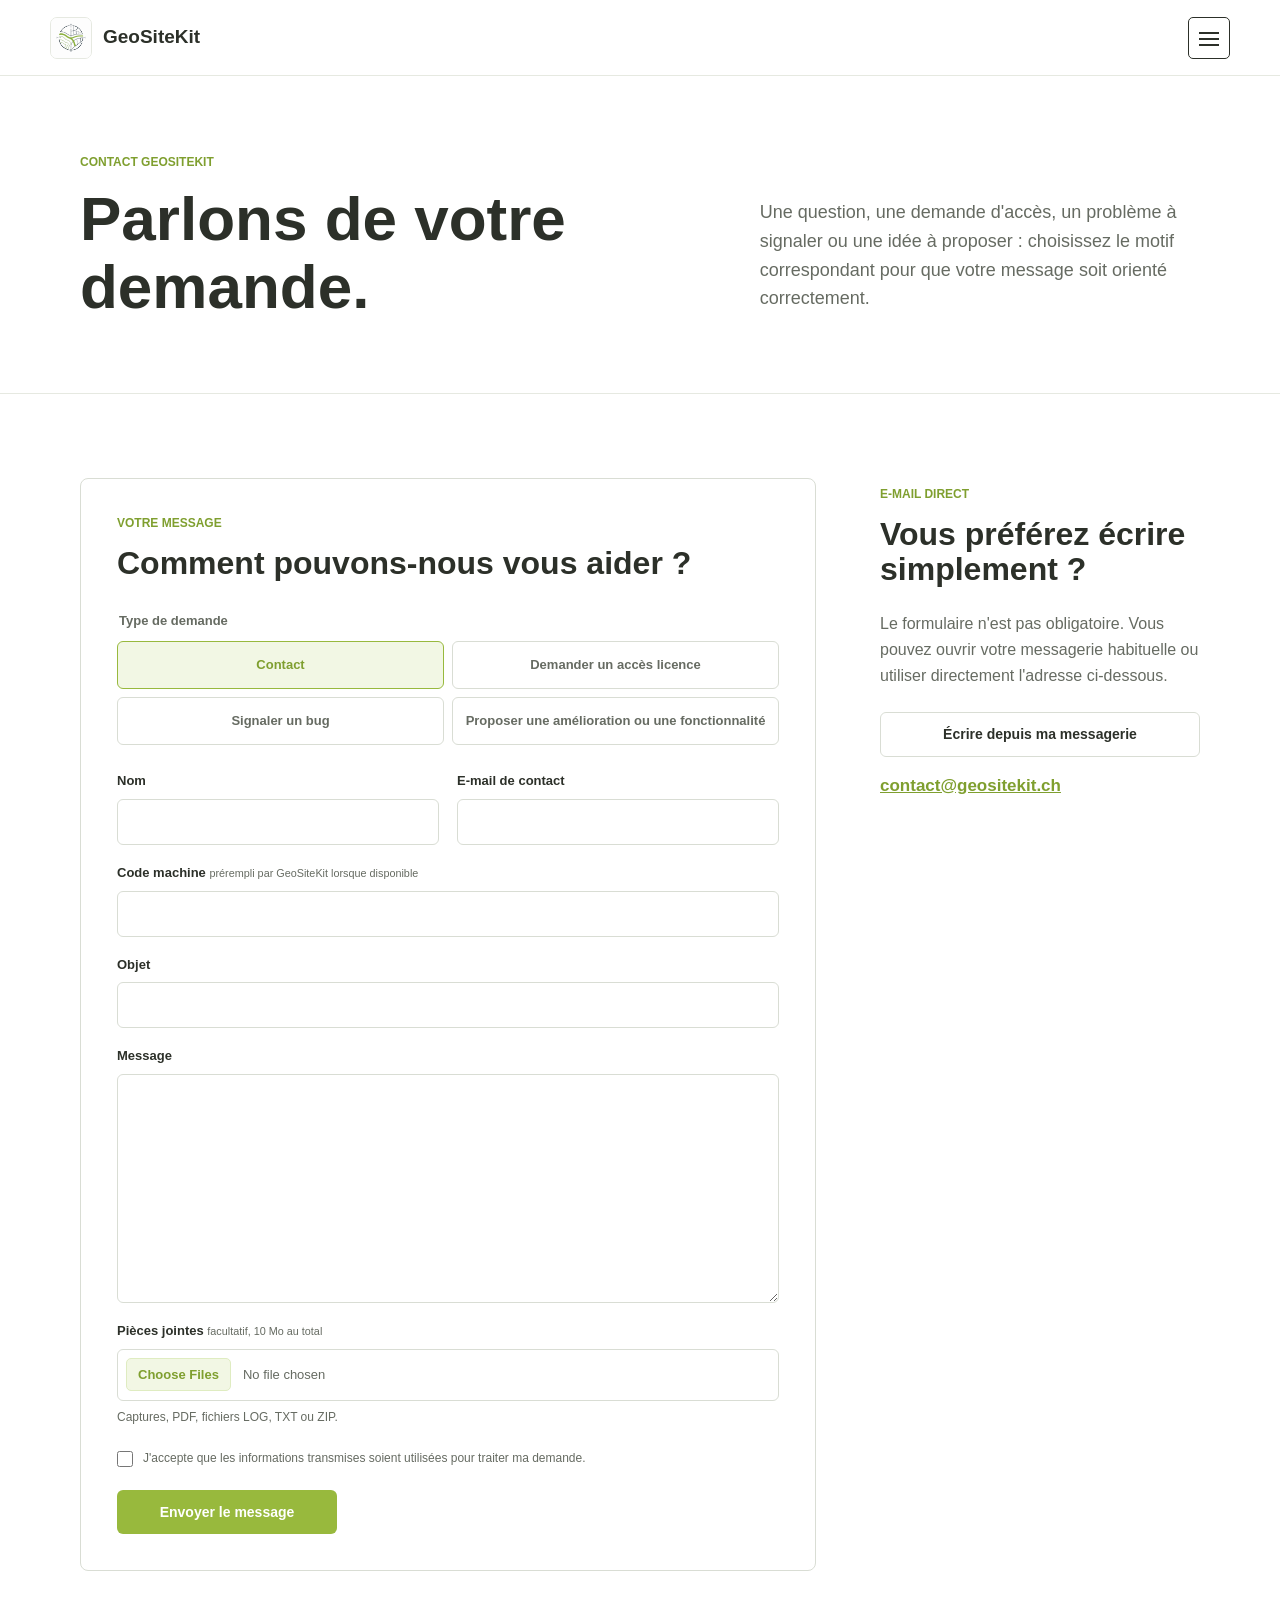
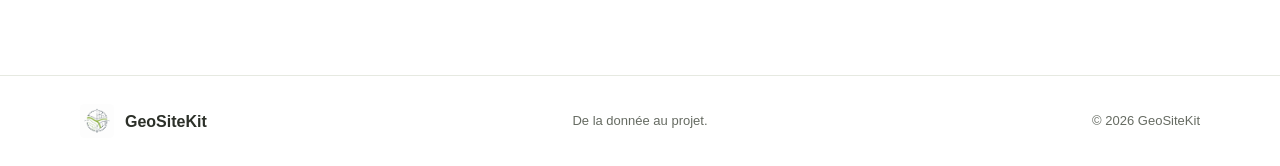
<file: contact.html>
<!doctype html>
<html lang="fr">
<head>
  <meta charset="utf-8">
  <meta name="viewport" content="width=device-width, initial-scale=1">
  <meta name="description" content="Contacter GeoSiteKit, demander un accès licence, signaler un problème ou proposer une amélioration.">
  <meta name="theme-color" content="#ffffff">
  <title>Contacter GeoSiteKit</title>
  <link rel="icon" href="assets/geositekit-mark-light.png?v=20260804" type="image/png">
  <link rel="stylesheet" href="styles.css?v=20260821b">
  <link rel="stylesheet" href="contact.css?v=20260820">
</head>
<body class="contact-page">
  <a class="skip-link" href="#main">Aller au contenu</a>

  <header class="site-header is-scrolled" id="site-header">
    <div class="nav-shell">
      <a class="brand" href="index.html" aria-label="GeoSiteKit, accueil">
        <span class="brand-mark" aria-hidden="true">
          <img src="assets/geositekit-mark-light.png?v=20260804" alt="" width="44" height="44">
        </span>
        <span>GeoSiteKit</span>
      </a>

      <button class="nav-toggle" type="button" aria-expanded="false" aria-controls="primary-nav" aria-label="Ouvrir le menu">
        <span></span><span></span><span></span>
      </button>

      <nav class="primary-nav" id="primary-nav" aria-label="Navigation principale">
        <a href="index.html">Accueil</a>
        <a href="approche.html">L’approche</a>
        <a href="automatisations.html">Automatisations</a>
        <a href="mode-emploi.html">Guide d'utilisation</a>
        <a href="telechargement.html">Télécharger</a>
        <a href="contact.html" aria-current="page">Contact</a>
      </nav>
    </div>
  </header>

  <main id="main">
    <section class="contact-intro">
      <div class="contact-shell contact-intro-grid">
        <div>
          <p class="section-label">Contact GeoSiteKit</p>
          <h1>Parlons de votre demande.</h1>
        </div>
        <p>Une question, une demande d'accès, un problème à signaler ou une idée à proposer : choisissez le motif correspondant pour que votre message soit orienté correctement.</p>
      </div>
    </section>

    <section class="contact-section" aria-labelledby="contact-form-title">
      <div class="contact-shell">
        <div class="form-success" id="form-success" role="status" hidden>
          <strong>Votre message a bien été transmis.</strong>
          <span>Merci. Vous recevrez une réponse à l'adresse indiquée dans le formulaire.</span>
        </div>

        <div class="contact-layout">
          <form class="contact-form" id="contact-form" action="https://formsubmit.co/contact@geositekit.ch" method="POST" enctype="multipart/form-data">
            <input type="hidden" name="_subject" id="mail-subject" value="[GeoSiteKit] Contact - Nouveau message">
            <input type="hidden" name="_template" value="table">
            <input type="hidden" name="_next" value="https://www.geositekit.ch/contact.html?sent=1">
            <input type="hidden" name="_url" value="https://www.geositekit.ch/contact.html">
            <input type="hidden" name="Catégorie" id="category-label" value="Contact">
            <input class="form-honey" type="text" name="_honey" tabindex="-1" autocomplete="off" aria-hidden="true">

            <div class="form-heading">
              <p class="section-label">Votre message</p>
              <h2 id="contact-form-title">Comment pouvons-nous vous aider ?</h2>
            </div>

            <fieldset class="request-types">
              <legend>Type de demande</legend>
              <label>
                <input type="radio" name="Type de demande" value="contact" checked>
                <span>Contact</span>
              </label>
              <label>
                <input type="radio" name="Type de demande" value="licence">
                <span>Demander un accès licence</span>
              </label>
              <label>
                <input type="radio" name="Type de demande" value="bug">
                <span>Signaler un bug</span>
              </label>
              <label>
                <input type="radio" name="Type de demande" value="suggestion">
                <span>Proposer une amélioration ou une fonctionnalité</span>
              </label>
            </fieldset>

            <div class="bug-advice" id="bug-advice" hidden>
              <strong>Pour transmettre aussi les journaux techniques</strong>
              <p>Utilisez de préférence la fonction de signalement intégrée à l'application. Elle joindra les logs utiles au diagnostic. Ce formulaire reste disponible pour ajouter des captures ou des précisions.</p>
            </div>

            <div class="form-grid">
              <label>
                <span>Nom</span>
                <input type="text" name="Nom" autocomplete="name" required>
              </label>
              <label>
                <span>E-mail de contact</span>
                <input type="email" name="email" autocomplete="email" required>
              </label>
              <label class="form-wide">
                <span>Code machine <small>prérempli par GeoSiteKit lorsque disponible</small></span>
                <input type="text" name="Code machine" id="machine-code" autocomplete="off">
              </label>
              <label class="form-wide">
                <span>Objet</span>
                <input type="text" name="Objet" id="subject" maxlength="140" required>
              </label>
              <label class="form-wide">
                <span>Message</span>
                <textarea name="Message" rows="8" required></textarea>
              </label>
              <label class="form-wide file-field">
                <span>Pièces jointes <small>facultatif, 10 Mo au total</small></span>
                <input type="file" name="attachment" id="attachments" multiple accept=".png,.jpg,.jpeg,.webp,.pdf,.txt,.log,.zip">
                <small id="file-summary">Captures, PDF, fichiers LOG, TXT ou ZIP.</small>
              </label>
            </div>

            <label class="consent-row">
              <input type="checkbox" required>
              <span>J'accepte que les informations transmises soient utilisées pour traiter ma demande.</span>
            </label>

            <p class="form-error" id="form-error" role="alert" hidden></p>

            <button class="button button-primary submit-contact" id="submit-contact" type="submit">Envoyer le message</button>
          </form>

          <aside class="direct-contact" aria-labelledby="direct-contact-title">
            <p class="section-label">E-mail direct</p>
            <h2 id="direct-contact-title">Vous préférez écrire simplement ?</h2>
            <p>Le formulaire n'est pas obligatoire. Vous pouvez ouvrir votre messagerie habituelle ou utiliser directement l'adresse ci-dessous.</p>
            <a class="button button-ghost" href="mailto:contact@geositekit.ch">Écrire depuis ma messagerie</a>
            <a class="plain-email" href="mailto:contact@geositekit.ch">contact@geositekit.ch</a>
          </aside>
        </div>
      </div>
    </section>
  </main>

  <footer class="site-footer">
    <div class="contact-shell footer-inner">
      <a class="footer-brand" href="index.html">
        <img src="assets/geositekit-mark-light.png?v=20260804" alt="" width="34" height="34">
        <span>GeoSiteKit</span>
      </a>
      <p>De la donnée au projet.</p>
      <p>© <span id="year"></span> GeoSiteKit</p>
    </div>
  </footer>

  <script src="script.js?v=20260811"></script>
  <script src="contact.js?v=20260820"></script>
</body>
</html>
</file>
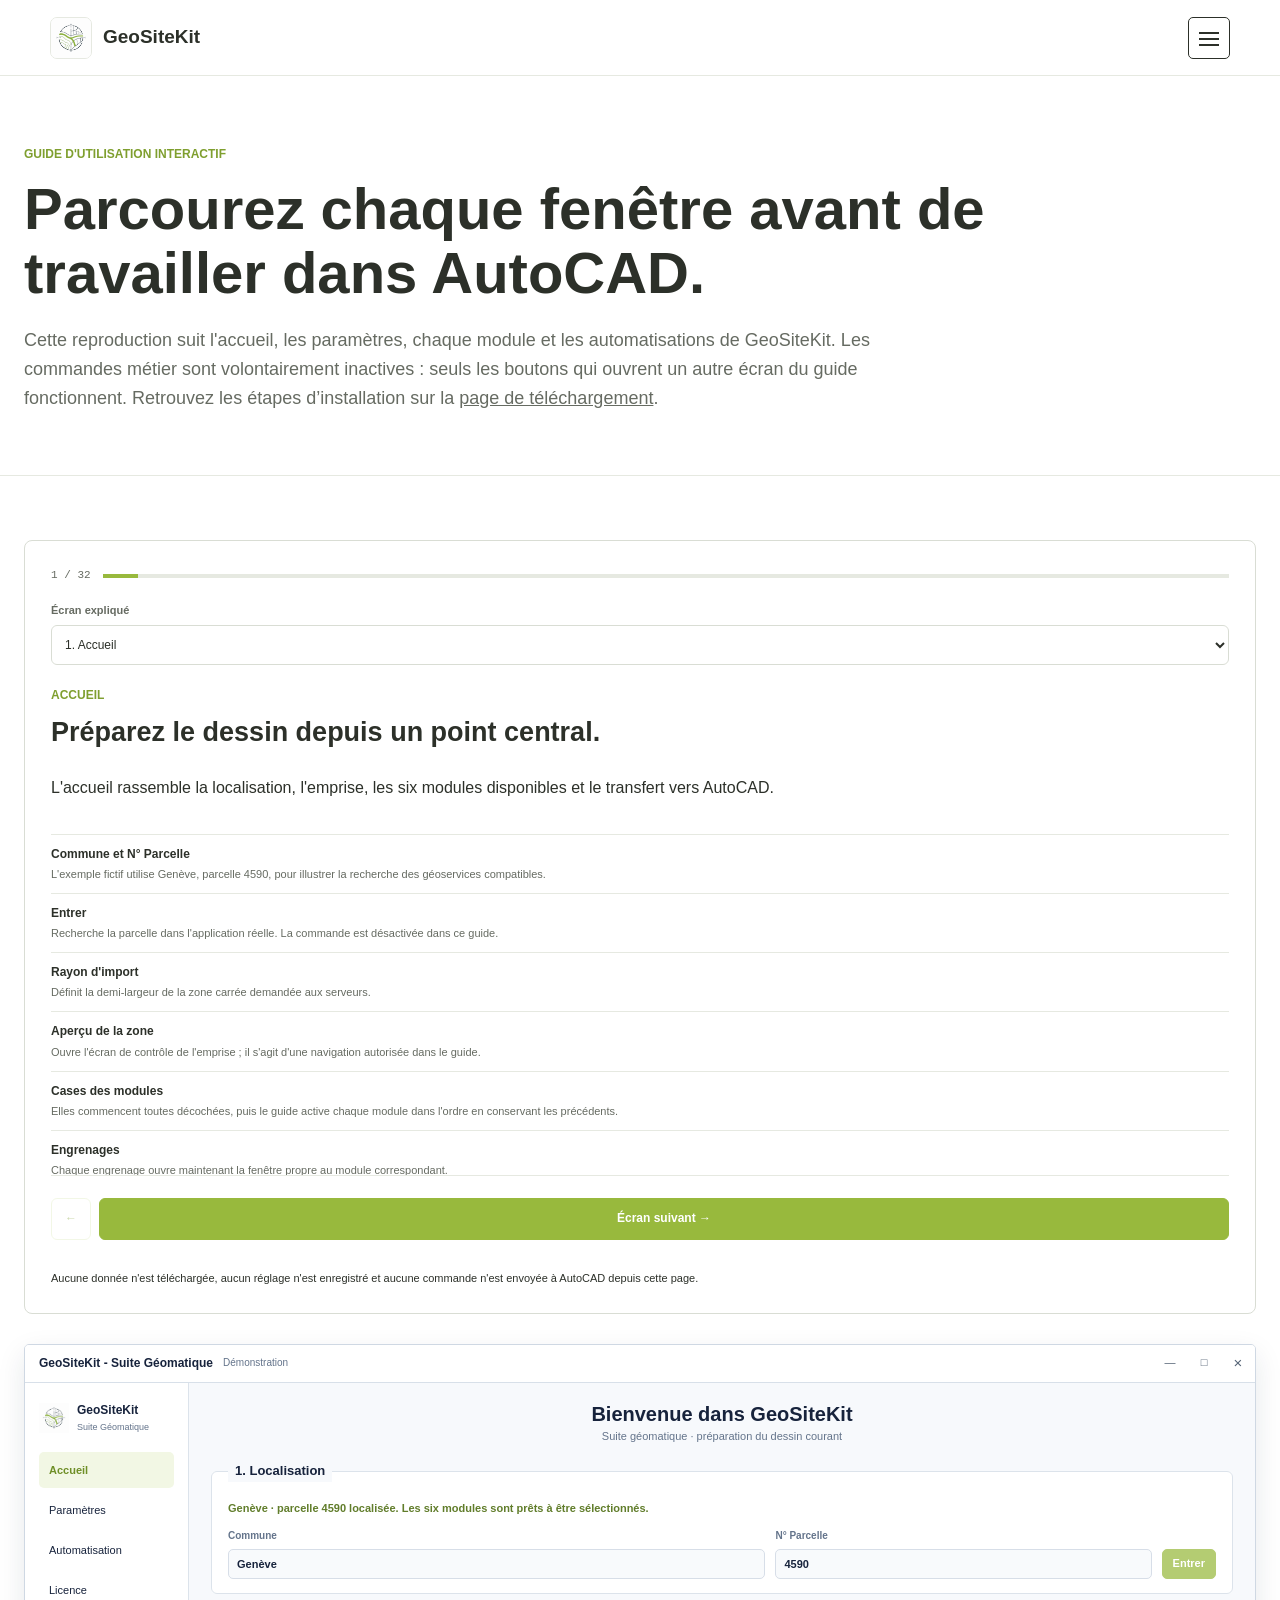
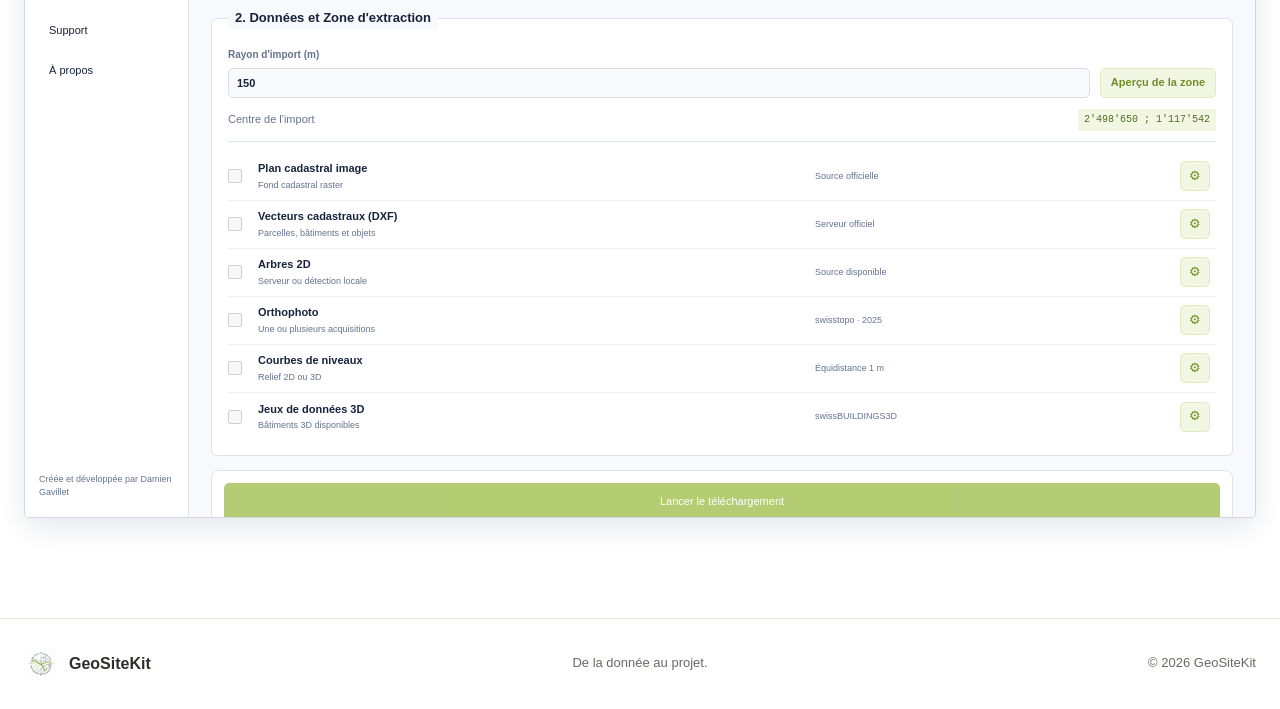
<file: mode-emploi.html>
<!doctype html>
<html lang="fr" class="guide-document">
<head>
  <meta charset="utf-8">
  <meta name="viewport" content="width=device-width, initial-scale=1">
  <meta name="description" content="Guide interactif complet de GeoSiteKit : accueil, paramètres, modules et automatisations.">
  <meta name="theme-color" content="#ffffff">
  <title>Guide d'utilisation GeoSiteKit</title>
  <link rel="icon" href="assets/geositekit-mark-light.png?v=20260804" type="image/png">
  <link rel="stylesheet" href="styles.css?v=20260821b">
  <link rel="stylesheet" href="guide.css?v=20260823a">
</head>
<body class="guide-page">
  <a class="skip-link" href="#main">Aller au contenu</a>
  <header class="site-header is-scrolled" id="site-header">
    <div class="nav-shell">
      <a class="brand" href="index.html" aria-label="GeoSiteKit, accueil">
        <span class="brand-mark" aria-hidden="true"><img src="assets/geositekit-mark-light.png?v=20260804" alt="" width="44" height="44"></span>
        <span>GeoSiteKit</span>
      </a>
      <button class="nav-toggle guide-nav-toggle" type="button" aria-expanded="false" aria-controls="guide-site-nav" aria-label="Ouvrir le menu"><span></span><span></span><span></span></button>
      <nav class="guide-site-nav" id="guide-site-nav" aria-label="Navigation secondaire">
        <a href="index.html">Accueil</a><a href="approche.html">L’approche</a><a href="automatisations.html">Automatisations</a><a href="mode-emploi.html" aria-current="page">Guide d'utilisation</a><a href="telechargement.html">Télécharger</a><a href="contact.html">Contact</a>
      </nav>
    </div>
  </header>

  <main id="main">
    <section class="guide-intro">
      <div class="guide-page-shell">
        <p class="section-label">Guide d'utilisation interactif</p>
        <h1>Parcourez chaque fenêtre avant de travailler dans AutoCAD.</h1>
        <p>Cette reproduction suit l'accueil, les paramètres, chaque module et les automatisations de GeoSiteKit. Les commandes métier sont volontairement inactives&nbsp;: seuls les boutons qui ouvrent un autre écran du guide fonctionnent. Retrouvez les étapes d’installation sur la <a href="telechargement.html">page de téléchargement</a>.</p>
      </div>
    </section>

    <section class="guide-workspace" aria-label="Démonstration interactive de GeoSiteKit">
      <div class="guide-page-shell guide-stage">
        <div class="app-frame" id="app-frame">
          <div class="app-titlebar"><span>GeoSiteKit - Suite Géomatique</span><small>Démonstration</small><div class="window-controls" aria-hidden="true"><i></i><i></i><i></i></div></div>
          <div class="app-body">
            <aside class="app-sidebar">
              <div class="app-brand"><img src="assets/geositekit-mark-light.png?v=20260804" alt="" width="30" height="30"><span><strong>GeoSiteKit</strong><small>Suite Géomatique</small></span></div>
              <nav class="app-nav" aria-label="Navigation dans la maquette">
                <button class="app-nav-button is-active" type="button" data-screen="home">Accueil</button>
                <button class="app-nav-button" type="button" data-screen="settings-general">Paramètres</button>
                <button class="app-nav-button" type="button" data-screen="automation-catalog">Automatisation</button>
                <button class="app-nav-button" type="button" data-screen="license">Licence</button>
                <button class="app-nav-button" type="button" data-screen="support">Support</button>
                <button class="app-nav-button" type="button" data-screen="about">À propos</button>
              </nav>
              <small class="app-signature">Créée et développée par Damien Gavillet</small>
            </aside>

            <div class="app-canvas" id="guide-screens">
              <section class="guide-screen is-active" id="screen-home" data-guide-screen="home" aria-labelledby="home-title">
                <header class="view-heading"><h2 class="screen-title" id="home-title" tabindex="-1">Bienvenue dans GeoSiteKit</h2><p>Suite géomatique · préparation du dessin courant</p></header>
                <fieldset class="app-group location-group">
                  <legend>1. Localisation</legend>
                  <p class="location-ready">Genève · parcelle 4590 localisée. Les six modules sont prêts à être sélectionnés.</p>
                  <div class="location-form"><label>Commune<input type="text" value="Genève" disabled></label><label>N° Parcelle<input type="text" value="4590" disabled></label><button class="app-primary" type="button" disabled>Entrer</button></div>
                </fieldset>
                <fieldset class="app-group data-group">
                  <legend>2. Données et Zone d'extraction</legend>
                  <div class="radius-row"><label>Rayon d'import (m)<input type="text" value="150" disabled></label><button class="app-soft navigation-control" type="button" data-screen="zone-preview">Aperçu de la zone</button></div>
                  <div class="center-row"><span>Centre de l'import</span><code>2'498'650 ; 1'117'542</code></div>
                  <div class="mock-modules" aria-label="Modules de données">
                    <div class="module-row"><input type="checkbox" disabled aria-label="Plan cadastral image non sélectionné"><span><strong>Plan cadastral image</strong><small>Fond cadastral raster</small></span><span class="module-source">Source officielle</span><button class="gear navigation-control" type="button" data-screen="home-module-raster" aria-label="Présenter le plan cadastral image avant ses paramètres">⚙</button></div>
                    <div class="module-row"><input type="checkbox" disabled aria-label="Vecteurs cadastraux non sélectionnés"><span><strong>Vecteurs cadastraux (DXF)</strong><small>Parcelles, bâtiments et objets</small></span><span class="module-source">Serveur officiel</span><button class="gear navigation-control" type="button" data-screen="home-module-vector" aria-label="Présenter les vecteurs cadastraux avant leurs paramètres">⚙</button></div>
                    <div class="module-row"><input type="checkbox" disabled aria-label="Arbres 2D non sélectionnés"><span><strong>Arbres 2D</strong><small>Serveur ou détection locale</small></span><span class="module-source">Source disponible</span><button class="gear navigation-control" type="button" data-screen="home-module-trees" aria-label="Présenter les arbres 2D avant leurs paramètres">⚙</button></div>
                    <div class="module-row"><input type="checkbox" disabled aria-label="Orthophoto non sélectionnée"><span><strong>Orthophoto</strong><small>Une ou plusieurs acquisitions</small></span><span class="module-source">swisstopo · 2025</span><button class="gear navigation-control" type="button" data-screen="home-module-orthophoto" aria-label="Présenter l'orthophoto avant ses paramètres">⚙</button></div>
                    <div class="module-row"><input type="checkbox" disabled aria-label="Courbes de niveaux non sélectionnées"><span><strong>Courbes de niveaux</strong><small>Relief 2D ou 3D</small></span><span class="module-source">Équidistance 1 m</span><button class="gear navigation-control" type="button" data-screen="home-module-contours" aria-label="Présenter les courbes de niveaux avant leurs paramètres">⚙</button></div>
                    <div class="module-row"><input type="checkbox" disabled aria-label="Jeux de données 3D non sélectionnés"><span><strong>Jeux de données 3D</strong><small>Bâtiments 3D disponibles</small></span><span class="module-source">swissBUILDINGS3D</span><button class="gear navigation-control" type="button" data-screen="home-module-3d" aria-label="Présenter les jeux de données 3D avant leurs paramètres">⚙</button></div>
                  </div>
                </fieldset>
                <div class="transfer-panel"><button class="app-transfer-button" type="button" disabled>Lancer le téléchargement</button><span class="app-transfer-progress" aria-hidden="true"><i></i></span><small>La commande est désactivée dans ce guide.</small></div>
              </section>

              <section class="guide-screen" id="screen-zone-preview" data-guide-screen="zone-preview" aria-labelledby="zone-preview-title" hidden>
                <header class="dialog-heading"><div><span class="dialog-eyebrow">Contrôle de l'emprise</span><h2 class="screen-title" id="zone-preview-title" tabindex="-1">Aperçu de la zone</h2></div><button class="icon-navigation navigation-control" type="button" data-screen="home" aria-label="Retour à l'accueil">⌂</button></header>
                <div class="map-preview" role="img" aria-label="Aperçu de l'exemple fictif Genève, parcelle 4590, sur une orthophoto SITG de La Jonction, avec contour jaune illustratif, centre LV95 2'498'650 ; 1'117'542 et emprise d'import"><span class="map-bbox" aria-hidden="true"></span><span class="map-center" aria-hidden="true"></span></div>
                <div class="preview-controls"><label>Rayon<input type="range" min="50" max="500" value="150" disabled></label><output>150 m</output><button class="app-primary" type="button" disabled>Appliquer</button></div>
                <p class="simulation-note">Le rayon et le bouton Appliquer sont présentés à titre explicatif et ne modifient rien sur le site.</p>
              </section>

              <section class="guide-screen" id="screen-settings-general" data-guide-screen="settings-general" aria-labelledby="settings-general-title" hidden>
                <header class="dialog-heading"><div><span class="dialog-eyebrow">Paramètres généraux</span><h2 class="screen-title" id="settings-general-title" tabindex="-1">Paramètres</h2></div><button class="icon-navigation navigation-control" type="button" data-screen="home" aria-label="Retour à l'accueil">⌂</button></header>
                <div class="dialog-tabs" role="tablist" aria-label="Onglets des paramètres généraux">
                  <button type="button" role="tab" aria-selected="true" aria-controls="screen-settings-general" data-screen="settings-general">Général</button><button type="button" role="tab" aria-selected="false" aria-controls="screen-settings-connections" data-screen="settings-connections" tabindex="-1">Connexions serveur</button><button type="button" role="tab" aria-selected="false" aria-controls="screen-settings-layers" data-screen="settings-layers" tabindex="-1">Style de calque général</button>
                </div>
                <div class="dialog-panel form-panel">
                  <h3>Calques AutoCAD</h3><label>Préfixe configuré pour cet exemple<input type="text" value="GSK_" disabled></label><label>Langue des couches cadastrales<select disabled><option>Français</option><option>Allemand</option><option>Italien</option><option>Toutes les langues</option></select></label>
                  <h3>Dossier Attachments</h3><div class="inline-form"><label>Dossier Attachments<input type="text" value="Auto · dossier du dessin courant" disabled></label><button type="button" disabled>Choisir un dossier…</button><button type="button" disabled>Revenir en Auto</button></div>
                  <h3>Assistance</h3><button class="standalone-action" type="button" disabled>Reporter un bug</button>
                  <h3>Application</h3><div class="danger-row"><p>Retire GeoSiteKit et son intégration AutoCAD du compte Windows, en conservant les données.</p><button type="button" disabled>Désinstaller GeoSiteKit</button></div>
                </div>
                <div class="dialog-actions"><button type="button" disabled>Annuler</button><button class="app-primary" type="button" disabled>OK</button></div>
              </section>

              <section class="guide-screen" id="screen-settings-connections" data-guide-screen="settings-connections" aria-labelledby="settings-connections-title" hidden>
                <header class="dialog-heading"><div><span class="dialog-eyebrow">Paramètres généraux</span><h2 class="screen-title" id="settings-connections-title" tabindex="-1">Connexions serveur</h2></div><div class="heading-navigation"><button class="back-navigation navigation-control" type="button" data-screen="module-vector-layers">← Vecteurs</button><button class="icon-navigation navigation-control" type="button" data-screen="home" aria-label="Retour à l'accueil">⌂</button></div></header>
                <div class="dialog-tabs" role="tablist" aria-label="Onglets des paramètres généraux">
                  <button type="button" role="tab" aria-selected="false" aria-controls="screen-settings-general" data-screen="settings-general" tabindex="-1">Général</button><button type="button" role="tab" aria-selected="true" aria-controls="screen-settings-connections" data-screen="settings-connections">Connexions serveur</button><button type="button" role="tab" aria-selected="false" aria-controls="screen-settings-layers" data-screen="settings-layers" tabindex="-1">Style de calque général</button>
                </div>
                <div class="dialog-panel table-panel">
                  <div class="data-table connection-table" role="table" aria-label="Connexions aux géoservices">
                    <div class="table-head" role="row"><span>Activée</span><span>Pseudo</span><span>Rôles</span><span>Protocole</span><span>Portée</span><span>Dernier test</span><span>Actions</span></div>
                    <div role="row"><span>✓</span><strong>swisstopo</strong><span>Cadastre · Ortho</span><span>STAC / WMS</span><span>Suisse</span><em>Disponible</em><span><button type="button" disabled>Modifier</button></span></div>
                    <div role="row"><span>✓</span><strong>Serveur cantonal</strong><span>Cadastre · Arbres</span><span>WFS</span><span>Genève</span><em>Automatique</em><span><button type="button" disabled>Modifier</button></span></div>
                    <div role="row"><span>✓</span><strong>Cache GeoSiteKit</strong><span>Catalogues</span><span>Local</span><span>Poste</span><em>Actif</em><span><button type="button" disabled>Modifier</button></span></div>
                  </div>
                  <div class="table-actions"><button type="button" disabled>Ajouter</button><button type="button" disabled>Dupliquer</button><button type="button" disabled>Restaurer les connexions par défaut</button></div>
                </div>
                <div class="dialog-actions"><button type="button" disabled>Annuler</button><button class="app-primary" type="button" disabled>OK</button></div>
              </section>

              <section class="guide-screen" id="screen-settings-layers" data-guide-screen="settings-layers" aria-labelledby="settings-layers-title" hidden>
                <header class="dialog-heading"><div><span class="dialog-eyebrow">Paramètres généraux</span><h2 class="screen-title" id="settings-layers-title" tabindex="-1">Styles des calques généraux</h2></div><button class="icon-navigation navigation-control" type="button" data-screen="home" aria-label="Retour à l'accueil">⌂</button></header>
                <div class="dialog-tabs" role="tablist" aria-label="Onglets des paramètres généraux">
                  <button type="button" role="tab" aria-selected="false" aria-controls="screen-settings-general" data-screen="settings-general" tabindex="-1">Général</button><button type="button" role="tab" aria-selected="false" aria-controls="screen-settings-connections" data-screen="settings-connections" tabindex="-1">Connexions serveur</button><button type="button" role="tab" aria-selected="true" aria-controls="screen-settings-layers" data-screen="settings-layers">Style de calque général</button>
                </div>
                <div class="dialog-panel table-panel"><p class="panel-help">Calques créés par GeoSiteKit hors paramètres propres aux modules.</p><div class="style-table" role="table" aria-label="Styles des calques généraux"><div class="style-head" role="row"><span>Calque AutoCAD</span><span>Geler</span><span>Verrouiller</span><span>Tracer</span><span>Couleur</span><span>Type</span><span>Épaisseur</span></div><div role="row"><code>GSK_CONSTRUCTION</code><span>Non</span><span>Non</span><span>Oui</span><span>7</span><span>Continuous</span><span>Par défaut</span></div><div role="row"><code>GSK_GEOSITEKIT_RAPPORT</code><span>Non</span><span>Oui</span><span>Oui</span><span>8</span><span>Continuous</span><span>Par défaut</span></div></div></div>
                <div class="dialog-actions"><button type="button" disabled>Annuler</button><button class="app-primary" type="button" disabled>OK</button></div>
              </section>

              <section class="guide-screen" id="screen-support" data-guide-screen="support" aria-labelledby="support-title" hidden>
                <header class="dialog-heading"><div><span class="dialog-eyebrow">Support</span><h2 class="screen-title" id="support-title" tabindex="-1">Votre assistant GeoSiteKit</h2></div><button class="icon-navigation navigation-control" type="button" data-screen="home" aria-label="Retour à l'accueil">⌂</button></header>
                <div class="dialog-panel form-panel"><p class="panel-help">L’aide locale fonctionne sans clé et sans réseau pour la documentation livrée. Les actions restent confirmées dans l’application.</p><div class="settings-row"><strong>Assistant</strong><span> Aide locale prête</span></div><div class="settings-row"><strong>Paramètres ⚙</strong><span> Gemini API, OpenAI API, Anthropic API ou modèle local téléchargé à la demande.</span></div><div class="settings-row"><strong>Recherche Web Gemini</strong><span> Option explicite, sources visibles, aucune action automatique.</span></div><div class="dialog-actions"><button type="button" disabled>Reporter un bug</button><button type="button" disabled>Envoyer</button></div></div>
              </section>

              <section class="guide-screen" id="screen-home-module-raster" data-guide-screen="home-module-raster" aria-labelledby="home-module-raster-title" hidden>
                <header class="view-heading"><h2 class="screen-title" id="home-module-raster-title" tabindex="-1">Bienvenue dans GeoSiteKit</h2><p>Accueil · module 1 sur 6 : Plan cadastral image</p></header>
                <fieldset class="app-group location-group compact-home-location"><legend>1. Localisation</legend><p class="location-ready">Genève · parcelle 4590 localisée. Le guide active les modules progressivement.</p><div class="home-reference-grid"><span>Commune <strong>Genève</strong></span><span>N° Parcelle <strong>4590</strong></span></div></fieldset>
                <fieldset class="app-group data-group home-module-context"><legend>2. Données et Zone d'extraction</legend><div class="home-context-summary"><span>Rayon <strong>150 m</strong></span><span>Centre LV95 <code>2'498'650 ; 1'117'542</code></span><button type="button" disabled>Aperçu de la zone</button></div><p class="module-focus-copy">Le plan cadastral image ajoute un fond raster géoréférencé. La source officielle est choisie selon la localisation.</p>
                  <div class="mock-modules" aria-label="Modules de données, plan cadastral image mis en évidence"><div class="module-row is-guide-focus"><input type="checkbox" checked disabled aria-label="Plan cadastral image sélectionné"><span><strong>Plan cadastral image</strong><small>Fond cadastral raster</small></span><span class="module-source">Source officielle</span><button class="gear navigation-control" type="button" data-screen="module-raster" aria-label="Ouvrir les paramètres du plan cadastral image">⚙</button></div><div class="module-row"><input type="checkbox" disabled aria-label="Vecteurs cadastraux non sélectionnés"><span><strong>Vecteurs cadastraux (DXF)</strong><small>Parcelles, bâtiments et objets</small></span><span class="module-source">Serveur officiel</span><button class="gear" type="button" disabled aria-label="Paramètres des vecteurs cadastraux disponibles à l'étape suivante">⚙</button></div><div class="module-row"><input type="checkbox" disabled aria-label="Arbres 2D non sélectionnés"><span><strong>Arbres 2D</strong><small>Serveur ou détection locale</small></span><span class="module-source">Source disponible</span><button class="gear" type="button" disabled aria-label="Paramètres des arbres 2D disponibles à une étape suivante">⚙</button></div><div class="module-row"><input type="checkbox" disabled aria-label="Orthophoto non sélectionnée"><span><strong>Orthophoto</strong><small>Une ou plusieurs acquisitions</small></span><span class="module-source">swisstopo · 2025</span><button class="gear" type="button" disabled aria-label="Paramètres de l'orthophoto disponibles à une étape suivante">⚙</button></div><div class="module-row"><input type="checkbox" disabled aria-label="Courbes de niveaux non sélectionnées"><span><strong>Courbes de niveaux</strong><small>Relief 2D ou 3D</small></span><span class="module-source">Équidistance 1 m</span><button class="gear" type="button" disabled aria-label="Paramètres des courbes de niveaux disponibles à une étape suivante">⚙</button></div><div class="module-row"><input type="checkbox" disabled aria-label="Jeux de données 3D non sélectionnés"><span><strong>Jeux de données 3D</strong><small>Bâtiments 3D disponibles</small></span><span class="module-source">swissBUILDINGS3D</span><button class="gear" type="button" disabled aria-label="Paramètres des jeux de données 3D disponibles à une étape suivante">⚙</button></div></div>
                </fieldset>
                <p class="simulation-note">L'accueil reste complet ; seul l'engrenage du module expliqué ouvre sa fenêtre de paramètres.</p>
              </section>

              <section class="guide-screen" id="screen-module-raster" data-guide-screen="module-raster" aria-labelledby="module-raster-title" hidden>
                <header class="dialog-heading"><div><span class="dialog-eyebrow">Paramètres du module</span><h2 class="screen-title" id="module-raster-title" tabindex="-1">Plan cadastral image</h2></div><button class="icon-navigation navigation-control" type="button" data-screen="home-module-raster" aria-label="Retour au plan cadastral image sur l'accueil">⌂</button></header>
                <div class="dialog-panel table-panel"><p class="panel-help">Le module attache une image cadastrale géoréférencée dans le dessin courant.</p><div class="style-table" role="table" aria-label="Style du plan cadastral image"><div class="style-head" role="row"><span>Calque AutoCAD</span><span>Geler</span><span>Verrouiller</span><span>Tracer</span><span>Couleur</span><span>Type</span><span>Épaisseur</span></div><div role="row"><code>GSK_IMAGE_CADASTRE</code><span>Non</span><span>Non</span><span>Oui</span><span>7</span><span>Continuous</span><span>Par défaut</span></div></div></div>
                <div class="dialog-actions"><button type="button" disabled>Annuler</button><button class="app-primary" type="button" disabled>OK</button></div>
              </section>

              <section class="guide-screen" id="screen-home-module-vector" data-guide-screen="home-module-vector" aria-labelledby="home-module-vector-title" hidden>
                <header class="view-heading"><h2 class="screen-title" id="home-module-vector-title" tabindex="-1">Bienvenue dans GeoSiteKit</h2><p>Accueil · module 2 sur 6 : Vecteurs cadastraux</p></header>
                <fieldset class="app-group location-group compact-home-location"><legend>1. Localisation</legend><p class="location-ready">Genève · parcelle 4590 localisée. Le guide active les modules progressivement.</p><div class="home-reference-grid"><span>Commune <strong>Genève</strong></span><span>N° Parcelle <strong>4590</strong></span></div></fieldset>
                <fieldset class="app-group data-group home-module-context"><legend>2. Données et Zone d'extraction</legend><div class="home-context-summary"><span>Rayon <strong>150 m</strong></span><span>Centre LV95 <code>2'498'650 ; 1'117'542</code></span><button type="button" disabled>Aperçu de la zone</button></div><p class="module-focus-copy">Les vecteurs cadastraux préparent les parcelles, bâtiments et objets en DXF depuis le serveur compatible avec l'emprise.</p>
                  <div class="mock-modules" aria-label="Modules de données, vecteurs cadastraux mis en évidence"><div class="module-row"><input type="checkbox" checked disabled aria-label="Plan cadastral image sélectionné"><span><strong>Plan cadastral image</strong><small>Fond cadastral raster</small></span><span class="module-source">Source officielle</span><button class="gear" type="button" disabled aria-label="Paramètres du plan cadastral image déjà présentés">⚙</button></div><div class="module-row is-guide-focus"><input type="checkbox" checked disabled aria-label="Vecteurs cadastraux sélectionnés"><span><strong>Vecteurs cadastraux (DXF)</strong><small>Parcelles, bâtiments et objets</small></span><span class="module-source">Serveur officiel</span><button class="gear navigation-control" type="button" data-screen="module-vector-layers" aria-label="Ouvrir les paramètres des vecteurs cadastraux">⚙</button></div><div class="module-row"><input type="checkbox" disabled aria-label="Arbres 2D non sélectionnés"><span><strong>Arbres 2D</strong><small>Serveur ou détection locale</small></span><span class="module-source">Source disponible</span><button class="gear" type="button" disabled aria-label="Paramètres des arbres 2D disponibles à l'étape suivante">⚙</button></div><div class="module-row"><input type="checkbox" disabled aria-label="Orthophoto non sélectionnée"><span><strong>Orthophoto</strong><small>Une ou plusieurs acquisitions</small></span><span class="module-source">swisstopo · 2025</span><button class="gear" type="button" disabled aria-label="Paramètres de l'orthophoto disponibles à une étape suivante">⚙</button></div><div class="module-row"><input type="checkbox" disabled aria-label="Courbes de niveaux non sélectionnées"><span><strong>Courbes de niveaux</strong><small>Relief 2D ou 3D</small></span><span class="module-source">Équidistance 1 m</span><button class="gear" type="button" disabled aria-label="Paramètres des courbes de niveaux disponibles à une étape suivante">⚙</button></div><div class="module-row"><input type="checkbox" disabled aria-label="Jeux de données 3D non sélectionnés"><span><strong>Jeux de données 3D</strong><small>Bâtiments 3D disponibles</small></span><span class="module-source">swissBUILDINGS3D</span><button class="gear" type="button" disabled aria-label="Paramètres des jeux de données 3D disponibles à une étape suivante">⚙</button></div></div>
                </fieldset>
                <p class="simulation-note">L'accueil reste complet ; seul l'engrenage du module expliqué ouvre ses couches puis leurs styles.</p>
              </section>

              <section class="guide-screen" id="screen-module-vector-layers" data-guide-screen="module-vector-layers" aria-labelledby="module-vector-layers-title" hidden>
                <header class="dialog-heading"><div><span class="dialog-eyebrow">Paramètres du cadastre vectoriel</span><h2 class="screen-title" id="module-vector-layers-title" tabindex="-1">Vecteurs cadastraux · Couches</h2></div><button class="icon-navigation navigation-control" type="button" data-screen="home-module-vector" aria-label="Retour aux vecteurs cadastraux sur l'accueil">⌂</button></header>
                <div class="dialog-tabs" role="tablist" aria-label="Onglets des vecteurs cadastraux"><button type="button" role="tab" aria-selected="true" aria-controls="screen-module-vector-layers" data-screen="module-vector-layers">Couches</button><button type="button" role="tab" aria-selected="false" aria-controls="screen-module-vector-styles" data-screen="module-vector-styles" tabindex="-1">Styles des calques</button></div>
                <div class="dialog-panel table-panel">
                  <label class="search-field">Rechercher une couche<input type="search" placeholder="Parcelle, bâtiment…" disabled></label>
                  <div class="data-table vector-table" role="table" aria-label="Couches cadastrales disponibles"><div class="table-head" role="row"><span>Importer</span><span>Couche brute</span><span>Catégorie</span><span>Objets</span><span>État</span></div><div role="row"><span>✓</span><strong>Limites de biens-fonds</strong><span>Parcelles</span><span>42</span><em>Disponible</em></div><div role="row"><span>✓</span><strong>Bâtiments projetés</strong><span>Bâtiments</span><span>18</span><em>Disponible</em></div><div role="row"><span>✓</span><strong>Domaine public</strong><span>Voirie</span><span>11</span><em>Disponible</em></div></div>
                  <p class="simulation-note">Les profils de calques sont propres au serveur. La barre commune aux onglets affiche le profil actif et propose « Charger un profil… » ou « Enregistrer l’état actuel… ». Un brouillon non enregistré reste utilisable pour le prochain import uniquement.</p><div class="table-actions"><button type="button" disabled>Tout cocher</button><button type="button" disabled>Tout décocher</button><button type="button" disabled>Charger un profil…</button><button type="button" disabled>Enregistrer l’état actuel…</button><span>Profil actif : Plan de base · Profil intact</span><button type="button" disabled>Vérifier sur cette emprise</button><button class="navigation-control" type="button" data-screen="settings-connections">Ouvrir les connexions serveur</button></div>
                </div>
                <div class="dialog-actions"><button type="button" disabled>Annuler</button><button class="app-primary" type="button" disabled>OK</button></div>
              </section>

              <section class="guide-screen" id="screen-module-vector-styles" data-guide-screen="module-vector-styles" aria-labelledby="module-vector-styles-title" hidden>
                <header class="dialog-heading"><div><span class="dialog-eyebrow">Paramètres du cadastre vectoriel</span><h2 class="screen-title" id="module-vector-styles-title" tabindex="-1">Vecteurs cadastraux · Styles des calques</h2></div><button class="icon-navigation navigation-control" type="button" data-screen="home-module-vector" aria-label="Retour aux vecteurs cadastraux sur l'accueil">⌂</button></header>
                <div class="dialog-tabs" role="tablist" aria-label="Onglets des vecteurs cadastraux"><button type="button" role="tab" aria-selected="false" aria-controls="screen-module-vector-layers" data-screen="module-vector-layers" tabindex="-1">Couches</button><button type="button" role="tab" aria-selected="true" aria-controls="screen-module-vector-styles" data-screen="module-vector-styles">Styles des calques</button></div>
                <div class="dialog-panel table-panel"><div class="style-table style-table-source" role="table" aria-label="Styles des calques cadastraux"><div class="style-head" role="row"><span>Couche source</span><span>Calque AutoCAD</span><span>Geler</span><span>Tracer</span><span>Couleur</span><span>Type</span><span>Épaisseur</span></div><div role="row"><span>Limites de biens-fonds</span><code>GSK_CAD_PARCELLE</code><span>Non</span><span>Oui</span><span>7</span><span>Continuous</span><span>0.13 mm</span></div><div role="row"><span>Bâtiments projetés</span><code>GSK_CAD_BATIMENT</code><span>Non</span><span>Oui</span><span>30</span><span>Continuous</span><span>0.18 mm</span></div><div role="row"><span>Domaine public</span><code>GSK_CAD_DOMAINE_PUBLIC</code><span>Non</span><span>Oui</span><span>8</span><span>Dashed</span><span>0.13 mm</span></div></div><div class="table-actions"><button type="button" disabled>Charger un profil…</button><button type="button" disabled>Enregistrer l’état actuel…</button><span>Profil actif : Plan de base · Profil intact</span></div></div>
                <div class="dialog-actions"><button type="button" disabled>Annuler</button><button class="app-primary" type="button" disabled>OK</button></div>
              </section>

              <section class="guide-screen" id="screen-home-module-trees" data-guide-screen="home-module-trees" aria-labelledby="home-module-trees-title" hidden>
                <header class="view-heading"><h2 class="screen-title" id="home-module-trees-title" tabindex="-1">Bienvenue dans GeoSiteKit</h2><p>Accueil · module 3 sur 6 : Arbres 2D</p></header>
                <fieldset class="app-group location-group compact-home-location"><legend>1. Localisation</legend><p class="location-ready">Genève · parcelle 4590 localisée. Le guide active les modules progressivement.</p><div class="home-reference-grid"><span>Commune <strong>Genève</strong></span><span>N° Parcelle <strong>4590</strong></span></div></fieldset>
                <fieldset class="app-group data-group home-module-context"><legend>2. Données et Zone d'extraction</legend><div class="home-context-summary"><span>Rayon <strong>150 m</strong></span><span>Centre LV95 <code>2'498'650 ; 1'117'542</code></span><button type="button" disabled>Aperçu de la zone</button></div><p class="module-focus-copy">Arbres 2D utilise un serveur vectoriel ou un algorithme local pour préparer couronnes, troncs et tableau récapitulatif.</p>
                  <div class="mock-modules" aria-label="Modules de données, arbres 2D mis en évidence"><div class="module-row"><input type="checkbox" checked disabled aria-label="Plan cadastral image sélectionné"><span><strong>Plan cadastral image</strong><small>Fond cadastral raster</small></span><span class="module-source">Source officielle</span><button class="gear" type="button" disabled aria-label="Paramètres du plan cadastral image déjà présentés">⚙</button></div><div class="module-row"><input type="checkbox" checked disabled aria-label="Vecteurs cadastraux sélectionnés"><span><strong>Vecteurs cadastraux (DXF)</strong><small>Parcelles, bâtiments et objets</small></span><span class="module-source">Serveur officiel</span><button class="gear" type="button" disabled aria-label="Paramètres des vecteurs cadastraux déjà présentés">⚙</button></div><div class="module-row is-guide-focus"><input type="checkbox" checked disabled aria-label="Arbres 2D sélectionnés"><span><strong>Arbres 2D</strong><small>Serveur ou détection locale</small></span><span class="module-source">Source disponible</span><button class="gear navigation-control" type="button" data-screen="module-trees" aria-label="Ouvrir les paramètres des arbres 2D">⚙</button></div><div class="module-row"><input type="checkbox" disabled aria-label="Orthophoto non sélectionnée"><span><strong>Orthophoto</strong><small>Une ou plusieurs acquisitions</small></span><span class="module-source">swisstopo · 2025</span><button class="gear" type="button" disabled aria-label="Paramètres de l'orthophoto disponibles à l'étape suivante">⚙</button></div><div class="module-row"><input type="checkbox" disabled aria-label="Courbes de niveaux non sélectionnées"><span><strong>Courbes de niveaux</strong><small>Relief 2D ou 3D</small></span><span class="module-source">Équidistance 1 m</span><button class="gear" type="button" disabled aria-label="Paramètres des courbes de niveaux disponibles à une étape suivante">⚙</button></div><div class="module-row"><input type="checkbox" disabled aria-label="Jeux de données 3D non sélectionnés"><span><strong>Jeux de données 3D</strong><small>Bâtiments 3D disponibles</small></span><span class="module-source">swissBUILDINGS3D</span><button class="gear" type="button" disabled aria-label="Paramètres des jeux de données 3D disponibles à une étape suivante">⚙</button></div></div>
                </fieldset>
                <p class="simulation-note">L'accueil reste complet ; seul l'engrenage du module expliqué ouvre sa fenêtre de paramètres.</p>
              </section>

              <section class="guide-screen" id="screen-module-trees" data-guide-screen="module-trees" aria-labelledby="module-trees-title" hidden>
                <header class="dialog-heading"><div><span class="dialog-eyebrow">Paramètres du module</span><h2 class="screen-title" id="module-trees-title" tabindex="-1">Arbres 2D</h2></div><button class="icon-navigation navigation-control" type="button" data-screen="home-module-trees" aria-label="Retour aux arbres 2D sur l'accueil">⌂</button></header>
                <div class="dialog-panel module-options"><div class="module-option-strip"><span>Source</span><label><input type="radio" checked disabled> Serveur vectoriel</label><label><input type="radio" disabled> Algorithme</label><label><input type="checkbox" checked disabled> Générer le tableau récapitulatif</label></div><div class="parameter-grid"><label>Hauteur d'exclusion<input type="text" value="3.0 m" disabled></label><label>Lissage VHM<input type="text" value="1" disabled></label><label>Distance entre cimes<input type="text" value="3.0 m" disabled></label><label>Rayon couronne min.<input type="text" value="1.0 m" disabled></label><label>Rayon couronne max.<input type="text" value="15.0 m" disabled></label><label>Rayon du tronc<input type="text" value="0.13 m" disabled></label></div><div class="compact-style-list" aria-label="Calques des arbres"><div><i style="--swatch:#4f8a3b"></i><span>Arbres existants</span><code>GSK_VEGE_ARBRES_EXISTANT</code></div><div><i style="--swatch:#7aa45c"></i><span>Contour</span><code>GSK_VEGE_ARBRES_EXISTANT_CONTOUR</code></div><div><i style="--swatch:#94a3b8"></i><span>Ombre</span><code>GSK_VEGE_ARBRES_EXISTANT_OMBRE</code></div><div><i style="--swatch:#ef4444"></i><span>Tableau</span><code>GSK_VEGE_ARBRES_EXISTANT_TABLEAU</code></div></div></div>
                <div class="dialog-actions"><button type="button" disabled>Annuler</button><button class="app-primary" type="button" disabled>OK</button></div>
              </section>

              <section class="guide-screen" id="screen-home-module-orthophoto" data-guide-screen="home-module-orthophoto" aria-labelledby="home-module-orthophoto-title" hidden>
                <header class="view-heading"><h2 class="screen-title" id="home-module-orthophoto-title" tabindex="-1">Bienvenue dans GeoSiteKit</h2><p>Accueil · module 4 sur 6 : Orthophoto</p></header>
                <fieldset class="app-group location-group compact-home-location"><legend>1. Localisation</legend><p class="location-ready">Genève · parcelle 4590 localisée. Le guide active les modules progressivement.</p><div class="home-reference-grid"><span>Commune <strong>Genève</strong></span><span>N° Parcelle <strong>4590</strong></span></div></fieldset>
                <fieldset class="app-group data-group home-module-context"><legend>2. Données et Zone d'extraction</legend><div class="home-context-summary"><span>Rayon <strong>150 m</strong></span><span>Centre LV95 <code>2'498'650 ; 1'117'542</code></span><button type="button" disabled>Aperçu de la zone</button></div><p class="module-focus-copy">Orthophoto ajoute une ou plusieurs images aériennes ; la source et le millésime dépendent de l'emprise validée.</p>
                  <div class="mock-modules" aria-label="Modules de données, orthophoto mise en évidence"><div class="module-row"><input type="checkbox" checked disabled aria-label="Plan cadastral image sélectionné"><span><strong>Plan cadastral image</strong><small>Fond cadastral raster</small></span><span class="module-source">Source officielle</span><button class="gear" type="button" disabled aria-label="Paramètres du plan cadastral image déjà présentés">⚙</button></div><div class="module-row"><input type="checkbox" checked disabled aria-label="Vecteurs cadastraux sélectionnés"><span><strong>Vecteurs cadastraux (DXF)</strong><small>Parcelles, bâtiments et objets</small></span><span class="module-source">Serveur officiel</span><button class="gear" type="button" disabled aria-label="Paramètres des vecteurs cadastraux déjà présentés">⚙</button></div><div class="module-row"><input type="checkbox" checked disabled aria-label="Arbres 2D sélectionnés"><span><strong>Arbres 2D</strong><small>Serveur ou détection locale</small></span><span class="module-source">Source disponible</span><button class="gear" type="button" disabled aria-label="Paramètres des arbres 2D déjà présentés">⚙</button></div><div class="module-row is-guide-focus"><input type="checkbox" checked disabled aria-label="Orthophoto sélectionnée"><span><strong>Orthophoto</strong><small>Une ou plusieurs acquisitions</small></span><span class="module-source">swisstopo · 2025</span><button class="gear navigation-control" type="button" data-screen="module-orthophoto-source" aria-label="Ouvrir les paramètres de l'orthophoto">⚙</button></div><div class="module-row"><input type="checkbox" disabled aria-label="Courbes de niveaux non sélectionnées"><span><strong>Courbes de niveaux</strong><small>Relief 2D ou 3D</small></span><span class="module-source">Équidistance 1 m</span><button class="gear" type="button" disabled aria-label="Paramètres des courbes de niveaux disponibles à l'étape suivante">⚙</button></div><div class="module-row"><input type="checkbox" disabled aria-label="Jeux de données 3D non sélectionnés"><span><strong>Jeux de données 3D</strong><small>Bâtiments 3D disponibles</small></span><span class="module-source">swissBUILDINGS3D</span><button class="gear" type="button" disabled aria-label="Paramètres des jeux de données 3D disponibles à une étape suivante">⚙</button></div></div>
                </fieldset>
                <p class="simulation-note">L'accueil reste complet ; seul l'engrenage du module expliqué ouvre sa source puis ses styles.</p>
              </section>

              <section class="guide-screen" id="screen-module-orthophoto-source" data-guide-screen="module-orthophoto-source" aria-labelledby="module-orthophoto-source-title" hidden>
                <header class="dialog-heading"><div><span class="dialog-eyebrow">Paramètres du module</span><h2 class="screen-title" id="module-orthophoto-source-title" tabindex="-1">Orthophoto (1) · Source et millésime</h2></div><button class="icon-navigation navigation-control" type="button" data-screen="home-module-orthophoto" aria-label="Retour à l'orthophoto sur l'accueil">⌂</button></header>
                <nav class="related-windows" aria-label="Fenêtres liées à l'orthophoto"><button class="is-active" type="button" data-screen="module-orthophoto-source">Source et millésime</button><button type="button" data-screen="module-orthophoto-styles">Styles du module</button></nav>
                <div class="dialog-panel form-panel"><h3>Orthophoto téléchargée</h3><label>Source<select disabled><option>swisstopo · SWISSIMAGE</option></select></label><label>Millésime<select disabled><option>2025 · 10 cm</option></select></label><p class="status-callout">Le millésime est chargé depuis la source compatible avec la localisation validée.</p><h3>Orthophoto existante</h3><div class="inline-form"><label>Image et fichier compagnon<input type="text" value="Aucun fichier local sélectionné" disabled></label><button type="button" disabled>Choisir l'image</button><button type="button" disabled>Modifier le compagnon</button><button type="button" disabled>Effacer</button></div></div>
                <div class="dialog-actions"><button type="button" disabled>Annuler</button><button class="app-primary" type="button" disabled>OK</button></div>
              </section>

              <section class="guide-screen" id="screen-module-orthophoto-styles" data-guide-screen="module-orthophoto-styles" aria-labelledby="module-orthophoto-styles-title" hidden>
                <header class="dialog-heading"><div><span class="dialog-eyebrow">Paramètres du module</span><h2 class="screen-title" id="module-orthophoto-styles-title" tabindex="-1">Orthophoto · Styles</h2></div><button class="icon-navigation navigation-control" type="button" data-screen="home-module-orthophoto" aria-label="Retour à l'orthophoto sur l'accueil">⌂</button></header>
                <nav class="related-windows" aria-label="Fenêtres liées à l'orthophoto"><button type="button" data-screen="module-orthophoto-source">Source et millésime</button><button class="is-active" type="button" data-screen="module-orthophoto-styles">Styles du module</button></nav>
                <div class="dialog-panel table-panel"><div class="style-table" role="table" aria-label="Style de l'orthophoto"><div class="style-head" role="row"><span>Calque AutoCAD</span><span>Geler</span><span>Verrouiller</span><span>Tracer</span><span>Couleur</span><span>Type</span><span>Épaisseur</span></div><div role="row"><code>GSK_IMAGE_ORTHOPHOTO_2025</code><span>Non</span><span>Non</span><span>Oui</span><span>7</span><span>Continuous</span><span>Par défaut</span></div></div></div>
                <div class="dialog-actions"><button type="button" disabled>Annuler</button><button class="app-primary" type="button" disabled>OK</button></div>
              </section>

              <section class="guide-screen" id="screen-home-module-contours" data-guide-screen="home-module-contours" aria-labelledby="home-module-contours-title" hidden>
                <header class="view-heading"><h2 class="screen-title" id="home-module-contours-title" tabindex="-1">Bienvenue dans GeoSiteKit</h2><p>Accueil · module 5 sur 6 : Courbes de niveaux</p></header>
                <fieldset class="app-group location-group compact-home-location"><legend>1. Localisation</legend><p class="location-ready">Genève · parcelle 4590 localisée. Le guide active les modules progressivement.</p><div class="home-reference-grid"><span>Commune <strong>Genève</strong></span><span>N° Parcelle <strong>4590</strong></span></div></fieldset>
                <fieldset class="app-group data-group home-module-context"><legend>2. Données et Zone d'extraction</legend><div class="home-context-summary"><span>Rayon <strong>150 m</strong></span><span>Centre LV95 <code>2'498'650 ; 1'117'542</code></span><button type="button" disabled>Aperçu de la zone</button></div><p class="module-focus-copy">Courbes de niveaux transforme le MNT en relief 2D ou 3D selon l'équidistance et la simplification choisies.</p>
                  <div class="mock-modules" aria-label="Modules de données, courbes de niveaux mises en évidence"><div class="module-row"><input type="checkbox" checked disabled aria-label="Plan cadastral image sélectionné"><span><strong>Plan cadastral image</strong><small>Fond cadastral raster</small></span><span class="module-source">Source officielle</span><button class="gear" type="button" disabled aria-label="Paramètres du plan cadastral image déjà présentés">⚙</button></div><div class="module-row"><input type="checkbox" checked disabled aria-label="Vecteurs cadastraux sélectionnés"><span><strong>Vecteurs cadastraux (DXF)</strong><small>Parcelles, bâtiments et objets</small></span><span class="module-source">Serveur officiel</span><button class="gear" type="button" disabled aria-label="Paramètres des vecteurs cadastraux déjà présentés">⚙</button></div><div class="module-row"><input type="checkbox" checked disabled aria-label="Arbres 2D sélectionnés"><span><strong>Arbres 2D</strong><small>Serveur ou détection locale</small></span><span class="module-source">Source disponible</span><button class="gear" type="button" disabled aria-label="Paramètres des arbres 2D déjà présentés">⚙</button></div><div class="module-row"><input type="checkbox" checked disabled aria-label="Orthophoto sélectionnée"><span><strong>Orthophoto</strong><small>Une ou plusieurs acquisitions</small></span><span class="module-source">swisstopo · 2025</span><button class="gear" type="button" disabled aria-label="Paramètres de l'orthophoto déjà présentés">⚙</button></div><div class="module-row is-guide-focus"><input type="checkbox" checked disabled aria-label="Courbes de niveaux sélectionnées"><span><strong>Courbes de niveaux</strong><small>Relief 2D ou 3D</small></span><span class="module-source">Équidistance 1 m</span><button class="gear navigation-control" type="button" data-screen="module-contours" aria-label="Ouvrir les paramètres des courbes de niveaux">⚙</button></div><div class="module-row"><input type="checkbox" disabled aria-label="Jeux de données 3D non sélectionnés"><span><strong>Jeux de données 3D</strong><small>Bâtiments 3D disponibles</small></span><span class="module-source">swissBUILDINGS3D</span><button class="gear" type="button" disabled aria-label="Paramètres des jeux de données 3D disponibles à l'étape suivante">⚙</button></div></div>
                </fieldset>
                <p class="simulation-note">L'accueil reste complet ; seul l'engrenage du module expliqué ouvre sa fenêtre de paramètres.</p>
              </section>

              <section class="guide-screen" id="screen-module-contours" data-guide-screen="module-contours" aria-labelledby="module-contours-title" hidden>
                <header class="dialog-heading"><div><span class="dialog-eyebrow">Paramètres du module</span><h2 class="screen-title" id="module-contours-title" tabindex="-1">Courbes de niveaux</h2></div><button class="icon-navigation navigation-control" type="button" data-screen="home-module-contours" aria-label="Retour aux courbes de niveaux sur l'accueil">⌂</button></header>
                <div class="dialog-panel module-options"><div class="module-option-strip"><label><input type="radio" checked disabled> 2D (Z=0)</label><label><input type="radio" disabled> 3D (Z réel)</label><label>Équidistance<select disabled><option>1.0 m</option></select></label><label><input type="checkbox" checked disabled> Transformer en splines</label><label>Simplification<input type="text" value="0 %" disabled></label></div><div class="compact-style-list" aria-label="Calques des courbes"><div><i style="--swatch:#ef4444"></i><span>Courbes 2D</span><code>GSK_COURBES_2D_EQ_1M</code></div><div><i style="--swatch:#ef4444"></i><span>Courbes 3D</span><code>GSK_COURBES_3D_EQ_1M</code></div><div><i style="--swatch:#64748b"></i><span>Textes courbes</span><code>GSK_COURBES_TEXTE</code></div></div></div>
                <div class="dialog-actions"><button type="button" disabled>Annuler</button><button class="app-primary" type="button" disabled>OK</button></div>
              </section>

              <section class="guide-screen" id="screen-home-module-3d" data-guide-screen="home-module-3d" aria-labelledby="home-module-3d-title" hidden>
                <header class="view-heading"><h2 class="screen-title" id="home-module-3d-title" tabindex="-1">Bienvenue dans GeoSiteKit</h2><p>Accueil · module 6 sur 6 : Jeux de données 3D</p></header>
                <fieldset class="app-group location-group compact-home-location"><legend>1. Localisation</legend><p class="location-ready">Genève · parcelle 4590 localisée. Le guide active les modules progressivement.</p><div class="home-reference-grid"><span>Commune <strong>Genève</strong></span><span>N° Parcelle <strong>4590</strong></span></div></fieldset>
                <fieldset class="app-group data-group home-module-context"><legend>2. Données et Zone d'extraction</legend><div class="home-context-summary"><span>Rayon <strong>150 m</strong></span><span>Centre LV95 <code>2'498'650 ; 1'117'542</code></span><button type="button" disabled>Aperçu de la zone</button></div><p class="module-focus-copy">Jeux de données 3D prépare les bâtiments swissBUILDINGS3D disponibles dans l'emprise du projet.</p>
                  <div class="mock-modules" aria-label="Modules de données, jeux de données 3D mis en évidence"><div class="module-row"><input type="checkbox" checked disabled aria-label="Plan cadastral image sélectionné"><span><strong>Plan cadastral image</strong><small>Fond cadastral raster</small></span><span class="module-source">Source officielle</span><button class="gear" type="button" disabled aria-label="Paramètres du plan cadastral image déjà présentés">⚙</button></div><div class="module-row"><input type="checkbox" checked disabled aria-label="Vecteurs cadastraux sélectionnés"><span><strong>Vecteurs cadastraux (DXF)</strong><small>Parcelles, bâtiments et objets</small></span><span class="module-source">Serveur officiel</span><button class="gear" type="button" disabled aria-label="Paramètres des vecteurs cadastraux déjà présentés">⚙</button></div><div class="module-row"><input type="checkbox" checked disabled aria-label="Arbres 2D sélectionnés"><span><strong>Arbres 2D</strong><small>Serveur ou détection locale</small></span><span class="module-source">Source disponible</span><button class="gear" type="button" disabled aria-label="Paramètres des arbres 2D déjà présentés">⚙</button></div><div class="module-row"><input type="checkbox" checked disabled aria-label="Orthophoto sélectionnée"><span><strong>Orthophoto</strong><small>Une ou plusieurs acquisitions</small></span><span class="module-source">swisstopo · 2025</span><button class="gear" type="button" disabled aria-label="Paramètres de l'orthophoto déjà présentés">⚙</button></div><div class="module-row"><input type="checkbox" checked disabled aria-label="Courbes de niveaux sélectionnées"><span><strong>Courbes de niveaux</strong><small>Relief 2D ou 3D</small></span><span class="module-source">Équidistance 1 m</span><button class="gear" type="button" disabled aria-label="Paramètres des courbes de niveaux déjà présentés">⚙</button></div><div class="module-row is-guide-focus"><input type="checkbox" checked disabled aria-label="Jeux de données 3D sélectionnés"><span><strong>Jeux de données 3D</strong><small>Bâtiments 3D disponibles</small></span><span class="module-source">swissBUILDINGS3D</span><button class="gear navigation-control" type="button" data-screen="module-3d" aria-label="Ouvrir les paramètres des jeux de données 3D">⚙</button></div></div>
                </fieldset>
                <p class="simulation-note">L'accueil reste complet ; seul l'engrenage du module expliqué ouvre sa fenêtre de paramètres.</p>
              </section>

              <section class="guide-screen" id="screen-module-3d" data-guide-screen="module-3d" aria-labelledby="module-3d-title" hidden>
                <header class="dialog-heading"><div><span class="dialog-eyebrow">Paramètres du module</span><h2 class="screen-title" id="module-3d-title" tabindex="-1">Jeux de données 3D</h2></div><button class="icon-navigation navigation-control" type="button" data-screen="home-module-3d" aria-label="Retour aux jeux de données 3D sur l'accueil">⌂</button></header>
                <div class="dialog-panel table-panel"><p class="panel-help">Le module prépare les bâtiments 3D disponibles sur l'emprise.</p><div class="style-table" role="table" aria-label="Style des bâtiments 3D"><div class="style-head" role="row"><span>Calque AutoCAD</span><span>Geler</span><span>Verrouiller</span><span>Tracer</span><span>Couleur</span><span>Type</span><span>Épaisseur</span></div><div role="row"><code>GSK_BATI_3D</code><span>Non</span><span>Non</span><span>Oui</span><span>7</span><span>Continuous</span><span>Par défaut</span></div></div></div>
                <div class="dialog-actions"><button type="button" disabled>Annuler</button><button class="app-primary" type="button" disabled>OK</button></div>
              </section>

              <section class="guide-screen" id="screen-automation-catalog" data-guide-screen="automation-catalog" aria-labelledby="automation-catalog-title" hidden>
                <header class="dialog-heading"><div><span class="dialog-eyebrow">Outils séparés</span><h2 class="screen-title" id="automation-catalog-title" tabindex="-1">Boîte à outils</h2></div><button class="icon-navigation navigation-control" type="button" data-screen="home" aria-label="Retour à l'accueil">⌂</button></header>
                <p class="panel-help">« Mes outils » regroupe les outils installés et signale discrètement les mises à jour disponibles. « Catalogue officiel » présente chaque outil compatible, permet d’en sélectionner plusieurs et vérifie les paquets avant installation. Dans ce guide, «&nbsp;Lancer&nbsp;» ouvre uniquement une fenêtre simulée.</p>
                <div class="automation-table" role="table" aria-label="Automatisations fournies">
                  <div class="automation-head" role="row"><span>Nom</span><span>Description</span><span>Version</span><span>État</span><span>Actions</span></div>
                  <div role="row"><strong>Points d'altitude MNT</strong><span>Place des points, calcule leur altitude et prépare les blocs AutoCAD.</span><span>1.0.6</span><em>Disponible</em><span><button class="navigation-control" type="button" data-screen="automation-intro-altitude" aria-label="Présenter Points d'altitude MNT avant sa fenêtre">Lancer</button></span></div>
                  <div role="row"><strong>Profils de terrain</strong><span>Crée des profils depuis des tracés ou des polylignes et le MNT.</span><span>1.0.10</span><em>Disponible</em><span><button class="navigation-control" type="button" data-screen="automation-intro-profiles" aria-label="Présenter Profils de terrain avant sa fenêtre">Lancer</button></span></div>
                  <div role="row"><strong>Analyse solaire du site</strong><span>Calcule la durée potentielle d'ensoleillement et une heatmap.</span><span>1.0.5</span><em>Disponible</em><span><button class="navigation-control" type="button" data-screen="automation-intro-solar" aria-label="Présenter Analyse solaire du site avant sa fenêtre">Lancer</button></span></div>
                  <div role="row"><strong>Styles cadastre VIAGEO</strong><span>Renomme et stylise les calques GEOBAT/VIAGEO selon la norme 1006bis.</span><span>1.0.5</span><em>Disponible</em><span><button class="navigation-control" type="button" data-screen="automation-intro-viageo" aria-label="Présenter Styles cadastre VIAGEO avant sa fenêtre">Lancer</button></span></div>
                </div>
                <div class="table-actions"><button type="button" disabled>Mes outils</button><button type="button" disabled>Catalogue officiel</button><button type="button" disabled>Actualiser</button><button type="button" disabled>Ouvrir le dossier des outils</button></div>
              </section>

              <section class="guide-screen" id="screen-automation-intro-altitude" data-guide-screen="automation-intro-altitude" aria-labelledby="automation-intro-altitude-title" hidden>
                <header class="dialog-heading"><div><span class="dialog-eyebrow">Catalogue · automatisation 1 sur 4</span><h2 class="screen-title" id="automation-intro-altitude-title" tabindex="-1">Automatisation</h2></div><button class="back-navigation navigation-control" type="button" data-screen="automation-catalog">← Catalogue</button></header>
                <p class="panel-help">Le catalogue reste visible et met en évidence Points d'altitude MNT, qui prépare des blocs altimétriques depuis la carte et le MNT officiel.</p>
                <div class="automation-table automation-hub-focus" role="table" aria-label="Catalogue des automatisations, Points d'altitude MNT mis en évidence"><div class="automation-head" role="row"><span>Nom</span><span>Description</span><span>Version</span><span>État</span><span>Actions</span></div><div class="is-guide-focus" role="row"><strong>Points d'altitude MNT</strong><span>Place des points, calcule leur altitude et prépare les blocs AutoCAD.</span><span>1.0.0</span><em>Disponible</em><span><button type="button" disabled>Renommer</button><button class="navigation-control" type="button" data-screen="automation-altitude">Ouvrir la fenêtre</button></span></div><div role="row"><strong>Profils de terrain</strong><span>Crée des profils depuis des tracés ou des polylignes et le MNT.</span><span>1.0.0</span><em>Disponible</em><span><button type="button" disabled>Renommer</button><button type="button" disabled>Lancer</button></span></div><div role="row"><strong>Analyse solaire du site</strong><span>Calcule la durée potentielle d'ensoleillement et une heatmap.</span><span>1.0.0</span><em>Disponible</em><span><button type="button" disabled>Renommer</button><button type="button" disabled>Lancer</button></span></div><div role="row"><strong>Styles cadastre VIAGEO</strong><span>Renomme et stylise les calques selon la norme 1006bis.</span><span>1.0.0</span><em>Disponible</em><span><button type="button" disabled>Renommer</button><button type="button" disabled>Lancer</button></span></div></div>
                <p class="simulation-note">Seul « Ouvrir la fenêtre » navigue ; aucune altitude n'est calculée sur le site.</p>
              </section>

              <section class="guide-screen automation-window" id="screen-automation-altitude" data-guide-screen="automation-altitude" aria-labelledby="automation-altitude-title" hidden>
                <header class="dialog-heading"><div><span class="dialog-eyebrow">Automatisation</span><h2 class="screen-title" id="automation-altitude-title" tabindex="-1">Points d'altitude MNT</h2></div><button class="back-navigation navigation-control" type="button" data-screen="automation-intro-altitude">← Présentation</button></header>
                <div class="automation-toolbar"><button type="button" disabled>Vue complète</button><button type="button" disabled>Rafraîchir l'orthophoto</button></div>
                <div class="automation-split"><div class="map-surface altitude-map" role="img" aria-label="Carte simulée de La Jonction pour placer des points autour de l'exemple fictif Genève, parcelle 4590"><i></i><i></i><i></i></div><div class="automation-side"><button type="button" disabled>Ajouter des points</button><label><input type="checkbox" disabled> Télécharger le MNT pour calcul local</label><p class="status-callout">Mode rapide : altitude officielle via geo.admin.ch.</p><div class="mini-table"><div><strong>N°</strong><strong>X</strong><strong>Y</strong><strong>Altitude</strong><strong>Statut</strong></div><div><span>1</span><span>2'498'650</span><span>1'117'542</span><span>412.38 m</span><em>Prêt</em></div><div><span>2</span><span>2'498'680</span><span>1'117'529</span><span>411.92 m</span><em>Prêt</em></div></div><div class="table-actions"><button type="button" disabled>Annuler le dernier</button><button type="button" disabled>Vider</button><button type="button" disabled>Réessayer les erreurs</button></div></div></div>
                <div class="dialog-actions"><button class="app-primary" type="button" disabled>Insérer dans AutoCAD</button><button type="button" disabled>Fermer</button></div>
              </section>

              <section class="guide-screen" id="screen-automation-intro-profiles" data-guide-screen="automation-intro-profiles" aria-labelledby="automation-intro-profiles-title" hidden>
                <header class="dialog-heading"><div><span class="dialog-eyebrow">Catalogue · automatisation 2 sur 4</span><h2 class="screen-title" id="automation-intro-profiles-title" tabindex="-1">Automatisation</h2></div><button class="back-navigation navigation-control" type="button" data-screen="automation-catalog">← Catalogue</button></header>
                <p class="panel-help">Le catalogue reste visible et met en évidence Profils de terrain, qui transforme un tracé ou une polyligne AutoCAD en profil calculé sur le MNT.</p>
                <div class="automation-table automation-hub-focus" role="table" aria-label="Catalogue des automatisations, Profils de terrain mis en évidence"><div class="automation-head" role="row"><span>Nom</span><span>Description</span><span>Version</span><span>État</span><span>Actions</span></div><div role="row"><strong>Points d'altitude MNT</strong><span>Place des points, calcule leur altitude et prépare les blocs AutoCAD.</span><span>1.0.0</span><em>Disponible</em><span><button type="button" disabled>Renommer</button><button type="button" disabled>Lancer</button></span></div><div class="is-guide-focus" role="row"><strong>Profils de terrain</strong><span>Crée des profils depuis des tracés ou des polylignes et le MNT.</span><span>1.0.0</span><em>Disponible</em><span><button type="button" disabled>Renommer</button><button class="navigation-control" type="button" data-screen="automation-profiles">Ouvrir la fenêtre</button></span></div><div role="row"><strong>Analyse solaire du site</strong><span>Calcule la durée potentielle d'ensoleillement et une heatmap.</span><span>1.0.0</span><em>Disponible</em><span><button type="button" disabled>Renommer</button><button type="button" disabled>Lancer</button></span></div><div role="row"><strong>Styles cadastre VIAGEO</strong><span>Renomme et stylise les calques selon la norme 1006bis.</span><span>1.0.0</span><em>Disponible</em><span><button type="button" disabled>Renommer</button><button type="button" disabled>Lancer</button></span></div></div>
                <p class="simulation-note">Seul « Ouvrir la fenêtre » navigue ; aucun profil n'est calculé sur le site.</p>
              </section>

              <section class="guide-screen automation-window" id="screen-automation-profiles" data-guide-screen="automation-profiles" aria-labelledby="automation-profiles-title" hidden>
                <header class="dialog-heading"><div><span class="dialog-eyebrow">Automatisation</span><h2 class="screen-title" id="automation-profiles-title" tabindex="-1">Profils de terrain</h2></div><button class="back-navigation navigation-control" type="button" data-screen="automation-intro-profiles">← Présentation</button></header>
                <div class="automation-toolbar"><button type="button" disabled>Vue emprise</button><button type="button" disabled>Vue contexte</button><button type="button" disabled>Rafraîchir l'orthophoto</button><button type="button" disabled>Styles des calques</button><label>Opacité ortho<input type="range" value="70" disabled></label><label>Opacité CAD<input type="range" value="82" disabled></label></div>
                <div class="automation-toolbar mode-toolbar"><label><input type="radio" checked disabled> Dessiner le tracé</label><label><input type="radio" disabled> Choisir un tracé du dessin</label><button type="button" disabled>Annuler le sommet</button><button type="button" disabled>Recommencer</button><button type="button" disabled>Inverser</button><button type="button" disabled>Valider le tracé</button></div>
                <div class="automation-split"><div class="map-surface profile-map" role="img" aria-label="Orthophoto SITG de La Jonction, exemple fictif Genève, parcelle 4590, avec tracé de profil"><span></span></div><div class="automation-side"><p class="status-callout">Contexte AutoCAD chargé pour le dessin courant.</p><div class="mini-table profile-table"><div><strong>Nom</strong><strong>Origine</strong><strong>Longueur</strong><strong>MNT</strong></div><div><span>AA’</span><span>Dessiné</span><span>186.00 m</span><em>Prêt</em></div></div><div class="profile-preview" role="img" aria-label="Profil AA prime de 186 mètres, référence 371 mètres, altitudes de 371,34 à 375,82 mètres, échelles horizontale et verticale identiques"><svg viewBox="0 0 520 190" aria-hidden="true" focusable="false"><text x="12" y="22">AA’  L=186.00 m  Ref.=371.00 m</text><text x="12" y="41">Altitudes 371.34 m à 375.82 m · Pentes −6.1 % à +8.4 %</text><path d="M55 153 L76 152 L98 151 L120 150 L142 150 L164 149 L186 148 L208 147 L230 148 L252 146 L274 145 L296 146 L318 144 L340 145 L362 143 L384 142 L406 143 L428 141 L450 140 L472 141 L495 139"/><text x="12" y="180">Échelles horizontale et verticale identiques (1:1)</text></svg></div><div class="table-actions"><button type="button" disabled>Calculer / Réessayer</button><button type="button" disabled>Calculer tous</button><button type="button" disabled>Supprimer</button></div></div></div>
                <div class="dialog-actions"><span class="dialog-status">Le profil sélectionné est prêt à être inséré.</span><button class="app-primary" type="button" disabled>Insérer les profils dans AutoCAD</button></div>
              </section>

              <section class="guide-screen" id="screen-automation-intro-solar" data-guide-screen="automation-intro-solar" aria-labelledby="automation-intro-solar-title" hidden>
                <header class="dialog-heading"><div><span class="dialog-eyebrow">Catalogue · automatisation 3 sur 4</span><h2 class="screen-title" id="automation-intro-solar-title" tabindex="-1">Automatisation</h2></div><button class="back-navigation navigation-control" type="button" data-screen="automation-catalog">← Catalogue</button></header>
                <p class="panel-help">Le catalogue reste visible et met en évidence Analyse solaire du site, qui combine terrain, bâtiments, végétation et position du soleil.</p>
                <div class="automation-table automation-hub-focus" role="table" aria-label="Catalogue des automatisations, Analyse solaire du site mise en évidence"><div class="automation-head" role="row"><span>Nom</span><span>Description</span><span>Version</span><span>État</span><span>Actions</span></div><div role="row"><strong>Points d'altitude MNT</strong><span>Place des points, calcule leur altitude et prépare les blocs AutoCAD.</span><span>1.0.0</span><em>Disponible</em><span><button type="button" disabled>Renommer</button><button type="button" disabled>Lancer</button></span></div><div role="row"><strong>Profils de terrain</strong><span>Crée des profils depuis des tracés ou des polylignes et le MNT.</span><span>1.0.0</span><em>Disponible</em><span><button type="button" disabled>Renommer</button><button type="button" disabled>Lancer</button></span></div><div class="is-guide-focus" role="row"><strong>Analyse solaire du site</strong><span>Calcule la durée potentielle d'ensoleillement et une heatmap.</span><span>1.0.0</span><em>Disponible</em><span><button type="button" disabled>Renommer</button><button class="navigation-control" type="button" data-screen="automation-solar">Ouvrir la fenêtre</button></span></div><div role="row"><strong>Styles cadastre VIAGEO</strong><span>Renomme et stylise les calques selon la norme 1006bis.</span><span>1.0.0</span><em>Disponible</em><span><button type="button" disabled>Renommer</button><button type="button" disabled>Lancer</button></span></div></div>
                <p class="simulation-note">Seul « Ouvrir la fenêtre » navigue ; aucun calcul solaire n'est exécuté sur le site.</p>
              </section>

              <section class="guide-screen automation-window" id="screen-automation-solar" data-guide-screen="automation-solar" aria-labelledby="automation-solar-title" hidden>
                <header class="dialog-heading"><div><span class="dialog-eyebrow">Automatisation</span><h2 class="screen-title" id="automation-solar-title" tabindex="-1">Analyse solaire du site</h2></div><button class="back-navigation navigation-control" type="button" data-screen="automation-intro-solar">← Présentation</button></header>
                <div class="automation-toolbar"><button type="button" disabled>Vue complète</button><button type="button" disabled>Styles des calques</button></div>
                <div class="automation-split solar-split">
                  <div class="map-surface solar-map" role="img" aria-label="Exemple visuel à grille fine d'une heatmap solaire journalière GeoSiteKit sur orthophoto SITG à La Jonction, exemple fictif Genève, parcelle 4590, avec accumulation de 84 positions solaires et six classes de durée d'ensoleillement"></div>
                  <div class="automation-side solar-controls">
                    <div class="parameter-grid"><label>Rayon d'analyse<input type="text" value="150 m" disabled></label><label>Date complète<input type="text" value="20.08.2026" disabled></label><label>Précision<select disabled><option>Standard</option></select></label></div>
                    <label><input type="checkbox" checked disabled> Prendre en compte les bâtiments</label><label><input type="checkbox" checked disabled> Prendre en compte la végétation LiDAR</label><label><input type="checkbox" disabled> Ajouter la course du soleil</label>
                    <div class="table-actions"><button class="app-primary" type="button" disabled>Calculer l'analyse solaire</button><button type="button" disabled>Annuler le calcul</button></div>
                    <div class="solar-progress" role="progressbar" aria-label="Calcul solaire terminé" aria-valuemin="0" aria-valuemax="100" aria-valuenow="100"><i></i></div>
                    <p class="status-callout">Analyse calculée. Vérifiez l'aperçu avant l'insertion dans AutoCAD.</p>
                    <div class="solar-legend" aria-label="Légende de la heatmap solaire"><span><i style="--heat:#313644"></i>Ombre</span><span><i style="--heat:#3172ad"></i>Très faible</span><span><i style="--heat:#50afce"></i>Faible</span><span><i style="--heat:#f6cf4d"></i>Moyenne</span><span><i style="--heat:#f17f30"></i>Forte</span><span><i style="--heat:#ca3527"></i>Très forte</span></div>
                    <div class="shadow-panel"><strong>Ombres instantanées</strong><div><button class="is-selected" type="button" disabled>Heatmap journalière</button><button type="button" disabled>Ombre instantanée</button></div><p><strong>13:35</strong> (Europe/Zurich) · Azimut 178,6° · Hauteur 56,1°</p><svg class="solar-polar" viewBox="0 0 220 118" role="img" aria-label="Course solaire du 20 août 2026"><circle cx="110" cy="61" r="42"/><path class="polar-axis" d="M68 61H152M110 19V103"/><path class="sun-path" d="M75 74C89 38 126 28 148 67"/><circle class="sun-point" cx="111" cy="30" r="4"/><text x="106" y="13">N</text><text x="158" y="65">E</text><text x="106" y="115">S</text><text x="53" y="65">O</text></svg><div class="shadow-times" aria-label="Horaires proposés"><span>Matin · 10:05</span><span>Midi solaire · 13:35</span><span>Après-midi · 16:25</span><span>Fin de journée · 19:35</span></div><label><input type="checkbox" disabled> Exporter les ombres instantanées dans AutoCAD</label></div>
                    <p class="solar-summary">Lever 06:40 · Midi solaire 13:38 · Coucher 20:36 · 84 positions analysées.</p>
                    <button type="button" disabled>Insérer dans AutoCAD</button>
                  </div>
                </div>
              </section>

              <section class="guide-screen" id="screen-automation-intro-viageo" data-guide-screen="automation-intro-viageo" aria-labelledby="automation-intro-viageo-title" hidden>
                <header class="dialog-heading"><div><span class="dialog-eyebrow">Catalogue · automatisation 4 sur 4</span><h2 class="screen-title" id="automation-intro-viageo-title" tabindex="-1">Automatisation</h2></div><button class="back-navigation navigation-control" type="button" data-screen="automation-catalog">← Catalogue</button></header>
                <p class="panel-help">Le catalogue reste visible et met en évidence Styles cadastre VIAGEO, qui reconnaît les codes GEOBAT/VIAGEO et prépare la norme 1006bis.</p>
                <div class="automation-table automation-hub-focus" role="table" aria-label="Catalogue des automatisations, Styles cadastre VIAGEO mis en évidence"><div class="automation-head" role="row"><span>Nom</span><span>Description</span><span>Version</span><span>État</span><span>Actions</span></div><div role="row"><strong>Points d'altitude MNT</strong><span>Place des points, calcule leur altitude et prépare les blocs AutoCAD.</span><span>1.0.0</span><em>Disponible</em><span><button type="button" disabled>Renommer</button><button type="button" disabled>Lancer</button></span></div><div role="row"><strong>Profils de terrain</strong><span>Crée des profils depuis des tracés ou des polylignes et le MNT.</span><span>1.0.0</span><em>Disponible</em><span><button type="button" disabled>Renommer</button><button type="button" disabled>Lancer</button></span></div><div role="row"><strong>Analyse solaire du site</strong><span>Calcule la durée potentielle d'ensoleillement et une heatmap.</span><span>1.0.0</span><em>Disponible</em><span><button type="button" disabled>Renommer</button><button type="button" disabled>Lancer</button></span></div><div class="is-guide-focus" role="row"><strong>Styles cadastre VIAGEO</strong><span>Renomme et stylise les calques selon la norme 1006bis.</span><span>1.0.0</span><em>Disponible</em><span><button type="button" disabled>Renommer</button><button class="navigation-control" type="button" data-screen="automation-viageo-layers">Ouvrir la fenêtre</button></span></div></div>
                <p class="simulation-note">Seul « Ouvrir la fenêtre » navigue ; aucun calque AutoCAD n'est modifié sur le site.</p>
              </section>

              <section class="guide-screen" id="screen-automation-viageo-layers" data-guide-screen="automation-viageo-layers" aria-labelledby="automation-viageo-layers-title" hidden>
                <header class="dialog-heading"><div><span class="dialog-eyebrow">Automatisation</span><h2 class="screen-title" id="automation-viageo-layers-title" tabindex="-1">Styles cadastre VIAGEO · Couches</h2></div><button class="back-navigation navigation-control" type="button" data-screen="automation-intro-viageo">← Présentation</button></header>
                <p class="panel-help">Les calques présents dans AutoCAD sont cochés automatiquement. Les calques cibles existants sont fusionnés sans suppression d'objets.</p>
                <div class="dialog-tabs" role="tablist" aria-label="Onglets de l'automatisation VIAGEO"><button type="button" role="tab" aria-selected="true" aria-controls="screen-automation-viageo-layers" data-screen="automation-viageo-layers">Couches</button><button type="button" role="tab" aria-selected="false" aria-controls="screen-automation-viageo-styles" data-screen="automation-viageo-styles" tabindex="-1">Styles des calques</button></div>
                <div class="dialog-panel table-panel"><label><input type="checkbox" disabled> Tout cocher</label><div class="data-table viageo-table" role="table" aria-label="Couches VIAGEO"><div class="table-head" role="row"><span>Traiter</span><span>Couche brute</span><span>Observation</span><span>Type</span><span>Couleur PDF</span><span>Présente AutoCAD</span></div><div role="row"><span>✓</span><strong>BATIMENT</strong><span>Bâtiment projeté</span><span>Polyligne</span><span>30 · rouge</span><em>Oui</em></div><div role="row"><span>✓</span><strong>PARCELLE</strong><span>Limite de bien-fonds</span><span>Ligne</span><span>7 · blanc</span><em>Oui</em></div><div role="row"><span>—</span><strong>VEGETATION</strong><span>Végétation existante</span><span>Polyligne</span><span>100 · vert</span><em>Non</em></div></div></div>
                <div class="dialog-actions"><button type="button" disabled>Appliquer</button><button type="button" disabled>Sauvegarder les paramètres</button><button type="button" disabled>Charger les paramètres</button><button type="button" disabled>Réinitialiser</button><button type="button" disabled>Fermer</button></div>
              </section>

              <section class="guide-screen" id="screen-automation-viageo-styles" data-guide-screen="automation-viageo-styles" aria-labelledby="automation-viageo-styles-title" hidden>
                <header class="dialog-heading"><div><span class="dialog-eyebrow">Automatisation</span><h2 class="screen-title" id="automation-viageo-styles-title" tabindex="-1">Styles cadastre VIAGEO · Styles des calques</h2></div><button class="back-navigation navigation-control" type="button" data-screen="automation-intro-viageo">← Présentation</button></header>
                <p class="panel-help">Chaque couche source sélectionnée reçoit un nom et un style AutoCAD cible.</p>
                <div class="dialog-tabs" role="tablist" aria-label="Onglets de l'automatisation VIAGEO"><button type="button" role="tab" aria-selected="false" aria-controls="screen-automation-viageo-layers" data-screen="automation-viageo-layers" tabindex="-1">Couches</button><button type="button" role="tab" aria-selected="true" aria-controls="screen-automation-viageo-styles" data-screen="automation-viageo-styles">Styles des calques</button></div>
                <div class="dialog-panel table-panel"><div class="style-table style-table-source" role="table" aria-label="Styles cibles VIAGEO"><div class="style-head" role="row"><span>Couche source</span><span>Calque AutoCAD</span><span>Geler</span><span>Tracer</span><span>Couleur</span><span>Type</span><span>Épaisseur</span></div><div role="row"><span>BATIMENT</span><code>GSK_VIAGEO_BATIMENT</code><span>Non</span><span>Oui</span><span>30</span><span>Continuous</span><span>0.18 mm</span></div><div role="row"><span>PARCELLE</span><code>GSK_VIAGEO_PARCELLE</code><span>Non</span><span>Oui</span><span>7</span><span>Continuous</span><span>0.13 mm</span></div></div></div>
                <div class="dialog-actions"><button type="button" disabled>Appliquer</button><button type="button" disabled>Sauvegarder les paramètres</button><button type="button" disabled>Charger les paramètres</button><button type="button" disabled>Réinitialiser</button><button type="button" disabled>Fermer</button></div>
              </section>

              <section class="guide-screen" id="screen-license" data-guide-screen="license" aria-labelledby="license-title" hidden>
                <header class="dialog-heading"><div><span class="dialog-eyebrow">Compte du poste</span><h2 class="screen-title" id="license-title" tabindex="-1">Licence</h2></div><button class="icon-navigation navigation-control" type="button" data-screen="home" aria-label="Retour à l'accueil">⌂</button></header>
                <div class="license-state"><i></i><div><strong>Licence valide</strong><span>Validation locale disponible hors ligne.</span></div></div><dl class="license-details"><div><dt>Utilisateur</dt><dd>Poste de démonstration</dd></div><div><dt>Version</dt><dd>Stable</dd></div><div><dt>État</dt><dd>Active</dd></div></dl>
              </section>

              <section class="guide-screen" id="screen-about" data-guide-screen="about" aria-labelledby="about-title" hidden>
                <header class="dialog-heading"><div><span class="dialog-eyebrow">Informations</span><h2 class="screen-title" id="about-title" tabindex="-1">À propos</h2></div><button class="icon-navigation navigation-control" type="button" data-screen="home" aria-label="Retour à l'accueil">⌂</button></header>
                <div class="about-content"><img src="assets/geositekit-mark-light.png?v=20260804" alt="Logo GeoSiteKit"><h3>GeoSiteKit</h3><p>De la donnée au projet.</p><span>contact@geositekit.ch</span></div>
              </section>
            </div>
          </div>
        </div>

        <aside class="tour-panel" aria-live="polite" aria-atomic="false">
          <div class="tour-panel-content">
            <div class="tour-progress"><span id="tour-count">1 / 31</span><i aria-hidden="true"><b id="tour-progress"></b></i></div>
            <label class="tour-jump-label" for="tour-jump">Écran expliqué</label><select id="tour-jump" aria-label="Choisir un écran du guide"></select>
            <p class="section-label" id="tour-kicker">Accueil</p><h2 id="tour-title">Préparez le dessin depuis un point central.</h2><p id="tour-copy">L'accueil rassemble la localisation, l'emprise, les modules disponibles et le transfert vers AutoCAD.</p>
            <div class="tour-details" id="tour-details" aria-label="Commandes expliquées pour cet écran" role="region" tabindex="0"></div>
          </div>
          <div class="tour-panel-footer">
            <div class="tour-actions"><button id="tour-previous" type="button" aria-label="Écran précédent">←</button><button id="tour-next" type="button">Écran suivant <span>→</span></button></div>
            <p class="guide-disclaimer">Aucune donnée n'est téléchargée, aucun réglage n'est enregistré et aucune commande n'est envoyée à AutoCAD depuis cette page.</p>
          </div>
        </aside>
      </div>
      <noscript><p class="guide-page-shell noscript-note">Activez JavaScript pour parcourir les fenêtres simulées. La page reste une documentation et ne lance aucune commande GeoSiteKit.</p></noscript>
    </section>
  </main>

  <footer class="site-footer"><div class="guide-page-shell footer-inner"><a class="footer-brand" href="index.html"><img src="assets/geositekit-mark-light.png?v=20260804" alt="" width="34" height="34"><span>GeoSiteKit</span></a><p>De la donnée au projet.</p><p>© <span id="year"></span> GeoSiteKit</p></div></footer>
  <script src="guide.js?v=20260823a"></script>
</body>
</html>
</file>
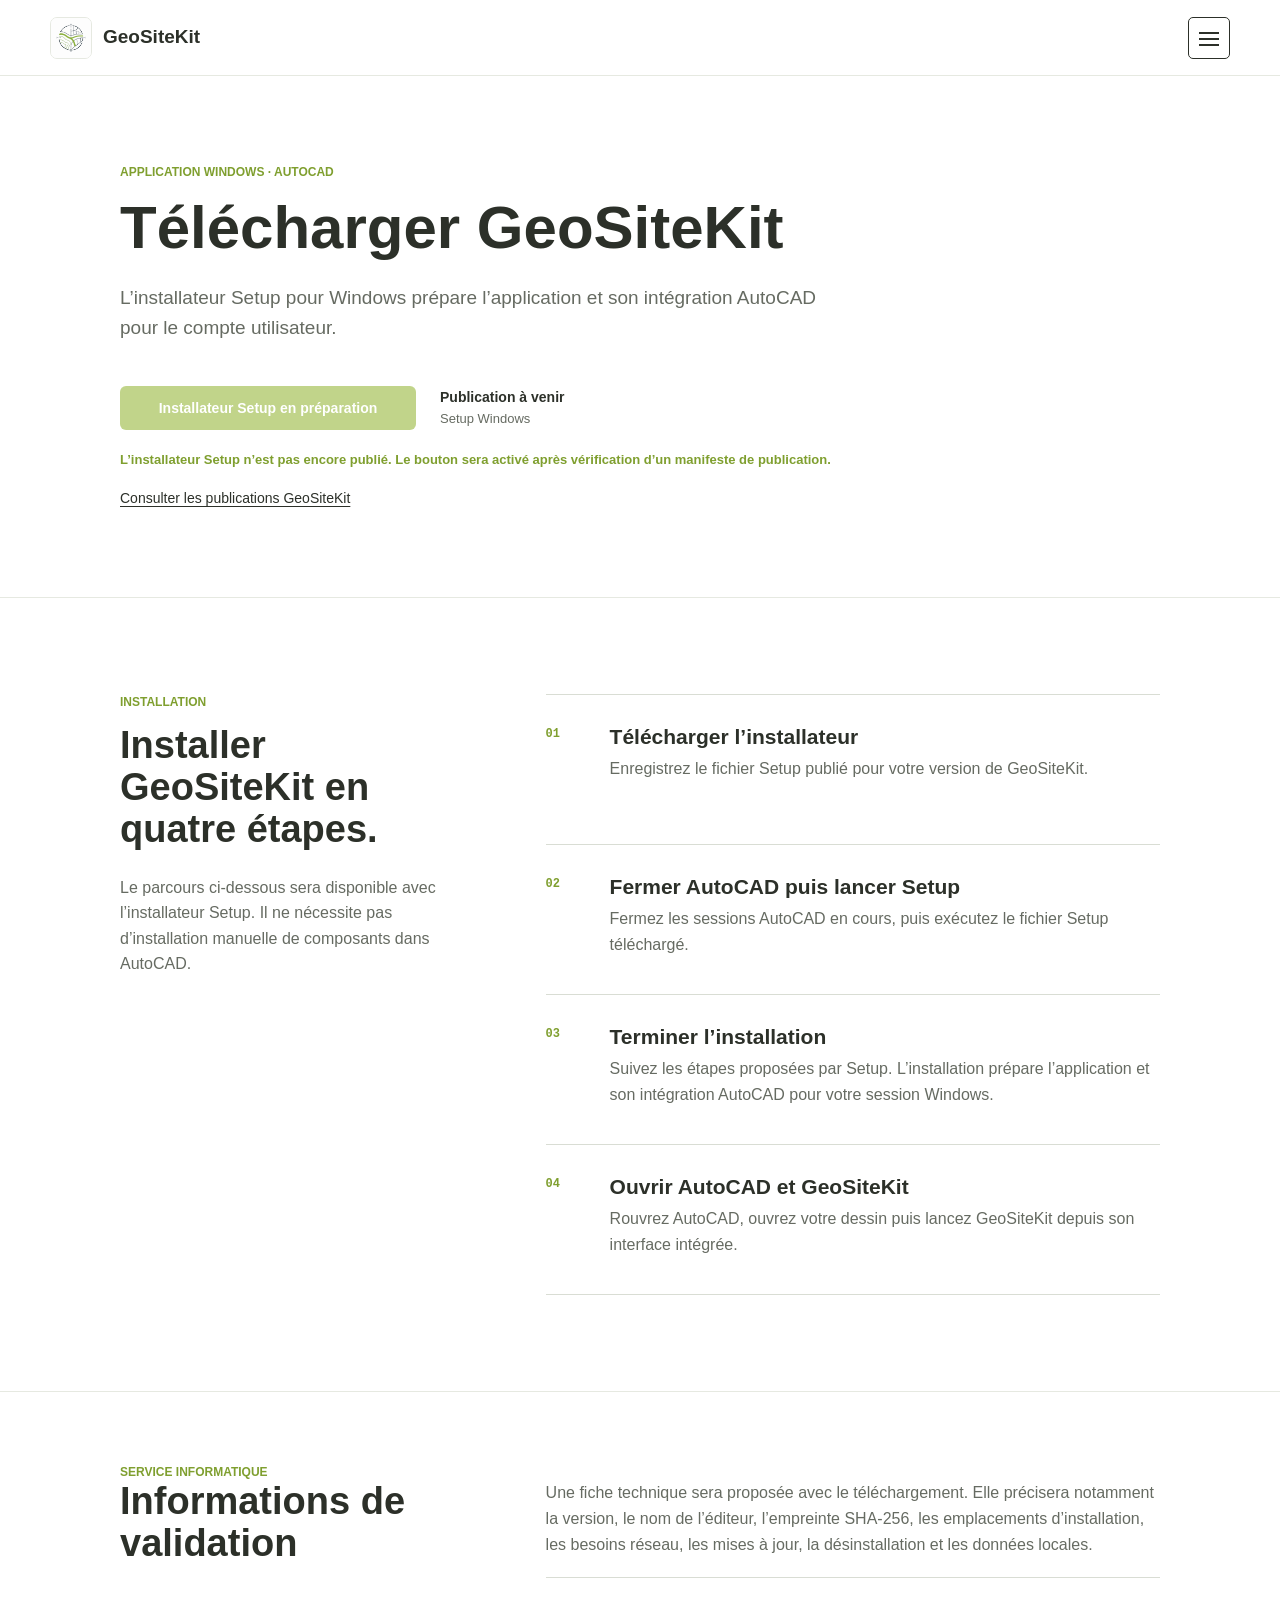
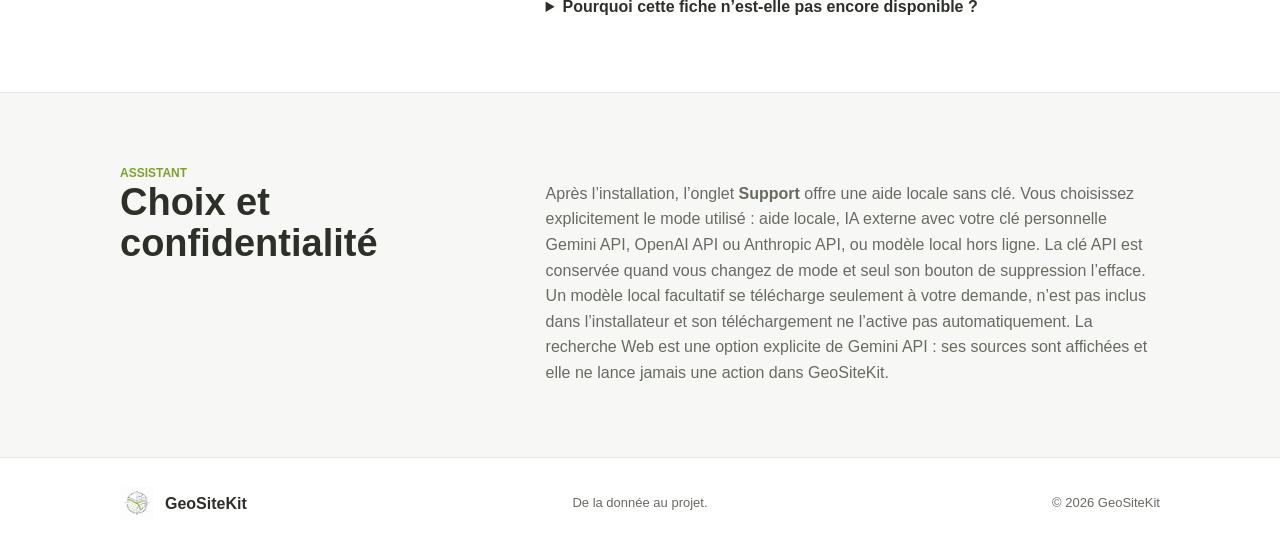
<file: telechargement.html>
<!doctype html>
<html lang="fr">
<head>
  <meta charset="utf-8"><meta name="viewport" content="width=device-width, initial-scale=1">
  <meta name="description" content="Installer GeoSiteKit dans AutoCAD sous Windows."><meta name="theme-color" content="#ffffff">
  <title>Télécharger GeoSiteKit</title>
  <link rel="icon" href="assets/geositekit-mark-light.png?v=20260804" type="image/png">
  <link rel="stylesheet" href="styles.css?v=20260922a"><link rel="stylesheet" href="download.css?v=20260922a">
</head>
<body class="download-page"><a class="skip-link" href="#main">Aller au contenu</a>
  <header class="site-header is-scrolled" id="site-header"><div class="nav-shell">
    <a class="brand" href="index.html" aria-label="GeoSiteKit, accueil"><span class="brand-mark" aria-hidden="true"><img src="assets/geositekit-mark-light.png?v=20260804" alt="" width="44" height="44"></span><span>GeoSiteKit</span></a>
    <button class="nav-toggle download-nav-toggle" type="button" aria-expanded="false" aria-controls="primary-nav" aria-label="Ouvrir le menu"><span></span><span></span><span></span></button>
    <nav class="primary-nav" id="primary-nav" aria-label="Navigation principale"><a href="index.html">Accueil</a><a href="approche.html">L’approche</a><a href="automatisations.html">Automatisations</a><a href="mode-emploi.html">Guide d'utilisation</a><a href="telechargement.html" aria-current="page">Télécharger</a><a href="contact.html">Contact</a></nav>
  </div></header>
  <main id="main">
    <section class="download-hero"><div class="download-shell">
      <p class="section-label">Application Windows · AutoCAD</p><h1>Télécharger GeoSiteKit</h1>
      <p class="download-lead">L’installateur Setup pour Windows prépare l’application et son intégration AutoCAD pour le compte utilisateur.</p>
      <div class="download-action-row">
        <button class="button button-primary download-now" id="download-now" type="button" disabled aria-describedby="download-status">Installateur Setup en préparation</button>
        <div class="release-meta" aria-live="polite"><strong id="release-version">Publication à venir</strong><span id="release-size">Setup Windows</span></div>
      </div>
      <p class="download-status" id="download-status" role="status">L’installateur Setup n’est pas encore publié. Le bouton sera activé après vérification d’un manifeste de publication.</p>
      <p class="release-catalog"><a href="https://github.com/GeoSiteKit/geositekit-releases/releases">Consulter les publications GeoSiteKit</a></p>
    </div></section>
    <section class="install-section" aria-labelledby="install-title"><div class="download-shell install-layout">
      <div class="install-heading"><p class="section-label">Installation</p><h2 id="install-title">Installer GeoSiteKit en quatre étapes.</h2><p>Le parcours ci-dessous sera disponible avec l’installateur Setup. Il ne nécessite pas d’installation manuelle de composants dans AutoCAD.</p></div>
      <ol class="install-steps">
        <li><span>01</span><div><h3>Télécharger l’installateur</h3><p>Enregistrez le fichier Setup publié pour votre version de GeoSiteKit.</p></div></li>
        <li><span>02</span><div><h3>Fermer AutoCAD puis lancer Setup</h3><p>Fermez les sessions AutoCAD en cours, puis exécutez le fichier Setup téléchargé.</p></div></li>
        <li><span>03</span><div><h3>Terminer l’installation</h3><p>Suivez les étapes proposées par Setup. L’installation prépare l’application et son intégration AutoCAD pour votre session Windows.</p></div></li>
        <li><span>04</span><div><h3>Ouvrir AutoCAD et GeoSiteKit</h3><p>Rouvrez AutoCAD, ouvrez votre dessin puis lancez GeoSiteKit depuis son interface intégrée.</p></div></li>
      </ol>
    </div></section>
    <section class="install-note"><div class="download-shell note-grid"><div><p class="section-label">Service informatique</p><h2>Informations de validation</h2></div><div><p>Une fiche technique sera proposée avec le téléchargement. Elle précisera notamment la version, le nom de l’éditeur, l’empreinte SHA-256, les emplacements d’installation, les besoins réseau, les mises à jour, la désinstallation et les données locales.</p><details><summary>Pourquoi cette fiche n’est-elle pas encore disponible&nbsp;?</summary><p>Elle doit correspondre exactement au paquet publié. Aucun document de validation ni lien de téléchargement n’est affiché avant cette publication.</p></details></div></div></section>
    <section class="install-note assistant-note"><div class="download-shell note-grid"><div><p class="section-label">Assistant</p><h2>Choix et confidentialité</h2></div><p>Après l’installation, l’onglet <strong>Support</strong> offre une aide locale sans clé. Vous choisissez explicitement le mode utilisé : aide locale, IA externe avec votre clé personnelle Gemini API, OpenAI API ou Anthropic API, ou modèle local hors ligne. La clé API est conservée quand vous changez de mode et seul son bouton de suppression l’efface. Un modèle local facultatif se télécharge seulement à votre demande, n’est pas inclus dans l’installateur et son téléchargement ne l’active pas automatiquement. La recherche Web est une option explicite de Gemini API&nbsp;: ses sources sont affichées et elle ne lance jamais une action dans GeoSiteKit.</p></div></section>
  </main>
  <footer class="site-footer"><div class="download-shell footer-inner"><a class="footer-brand" href="index.html"><img src="assets/geositekit-mark-light.png?v=20260804" alt="" width="34" height="34"><span>GeoSiteKit</span></a><p>De la donnée au projet.</p><p>© <span id="year"></span> GeoSiteKit</p></div></footer>
  <script src="download.js?v=20261124c"></script>
</body></html>
</file>
<file: styles.css>
:root {
  --accent: #98b93d;
  --accent-dark: #7f9f2f;
  --accent-soft: #f2f7e4;
  --accent-border: #dfecc1;
  --text: #2c3029;
  --muted: #666b62;
  --border: #e6e9e1;
  --border-strong: #d9ddd4;
  --background: #ffffff;
  --card: #ffffff;
  --import: #98b93d;
  --parcel: #607d2f;
  --cyan: #7f9f2f;
  --max-width: 1180px;
  --header-height: 76px;
}

* {
  box-sizing: border-box;
}

html {
  scroll-behavior: smooth;
  scroll-padding-top: 88px;
}

body {
  margin: 0;
  overflow-x: hidden;
  background: var(--background);
  color: var(--text);
  font-family: "Segoe UI", Roboto, Arial, Helvetica, sans-serif;
  font-size: 16px;
  line-height: 1.6;
  letter-spacing: 0;
  -webkit-font-smoothing: antialiased;
}

img,
svg {
  display: block;
  max-width: 100%;
}

a {
  color: inherit;
}

button,
input {
  font: inherit;
}

.skip-link {
  position: fixed;
  z-index: 200;
  top: 12px;
  left: 12px;
  padding: 9px 13px;
  border-radius: 5px;
  background: var(--card);
  color: var(--text);
  transform: translateY(-160%);
}

.skip-link:focus {
  transform: translateY(0);
}

.site-header {
  position: fixed;
  z-index: 100;
  top: 0;
  right: 0;
  left: 0;
  height: var(--header-height);
  border-bottom: 1px solid var(--border);
  background: rgba(255, 255, 255, 0.97);
  color: var(--text);
  transition: background-color 180ms ease, color 180ms ease, border-color 180ms ease;
}

.site-header.is-scrolled {
  border-bottom: 1px solid var(--border);
  background: rgba(255, 255, 255, 0.97);
  color: var(--text);
  backdrop-filter: blur(12px);
}

.site-header.is-scrolled .brand,
.site-header.is-scrolled .primary-nav a,
.site-header.is-scrolled .nav-toggle {
  color: var(--text);
}

.nav-shell,
.section-shell {
  width: min(calc(100% - 48px), var(--max-width));
  margin: 0 auto;
}

.nav-shell {
  height: 100%;
  display: flex;
  align-items: center;
  justify-content: space-between;
  border-bottom: 0;
}

.site-header.is-scrolled .nav-shell {
  border-bottom-color: transparent;
}

.brand,
.footer-brand {
  display: inline-flex;
  align-items: center;
  gap: 11px;
  font-weight: 750;
  text-decoration: none;
}

.brand {
  font-size: 19px;
}

.brand-mark {
  position: relative;
  width: 42px;
  height: 42px;
  flex: 0 0 42px;
  overflow: hidden;
  border: 1px solid var(--border);
  border-radius: 7px;
  background: #ffffff;
}

.brand-mark img {
  position: absolute;
  inset: 0;
  width: 100%;
  height: 100%;
  object-fit: contain;
}

.brand-mark.image-missing::after {
  position: absolute;
  inset: 0;
  display: grid;
  place-items: center;
  color: var(--text);
  content: "GK";
  font-family: Consolas, "Courier New", monospace;
  font-size: 12px;
  font-weight: 700;
}

.primary-nav {
  position: absolute;
  top: 66px;
  right: max(24px, calc((100% - var(--max-width)) / 2));
  z-index: 30;
  width: 286px;
  padding: 12px;
  display: none;
  align-items: stretch;
  flex-direction: column;
  gap: 0;
  border: 1px solid var(--border-strong);
  border-radius: 7px;
  background: #ffffff;
  color: var(--text);
  box-shadow: 0 18px 38px rgba(44, 48, 41, 0.12);
}

.primary-nav.is-open {
  display: flex;
}

.primary-nav a {
  padding: 10px 9px;
  border-radius: 4px;
  font-size: 13px;
  font-weight: 650;
  text-decoration: none;
}

.primary-nav a:hover,
.primary-nav a:focus-visible,
.primary-nav a[aria-current="page"] {
  background: var(--accent-soft);
  color: var(--accent-dark);
  outline: none;
}

.nav-toggle {
  display: block;
  width: 42px;
  height: 42px;
  padding: 10px;
  border: 1px solid currentColor;
  border-radius: 5px;
  background: transparent;
  color: inherit;
  cursor: pointer;
}

.nav-toggle span {
  display: block;
  width: 100%;
  height: 2px;
  margin: 4px 0;
  background: currentColor;
  transition: opacity 160ms ease, transform 160ms ease;
}

.nav-toggle[aria-expanded="true"] span:nth-child(1) {
  transform: translateY(6px) rotate(45deg);
}

.nav-toggle[aria-expanded="true"] span:nth-child(2) {
  opacity: 0;
}

.nav-toggle[aria-expanded="true"] span:nth-child(3) {
  transform: translateY(-6px) rotate(-45deg);
}

.hero {
  position: relative;
  height: min(820px, calc(100svh - 32px));
  min-height: 700px;
  overflow: hidden;
  border-bottom: 1px solid var(--border);
  background: #ffffff;
  color: var(--text);
}

.hero-scene {
  position: absolute;
  z-index: 1;
  top: var(--header-height);
  right: 0;
  bottom: 58px;
  left: 0;
  overflow: hidden;
  pointer-events: none;
  transform: translate3d(0, calc(var(--hero-shift, 0px) * 0.32), 0);
}

.hero-plan {
  position: absolute;
  inset: 0;
  width: 100%;
  height: 100%;
  max-width: none;
}

.hero-parcels path {
  fill: none;
  stroke: #b9beb5;
  stroke-width: 1.15;
}

.hero-buildings path {
  fill: rgba(44, 48, 41, 0.025);
  stroke: #adb3a8;
  stroke-width: 1.2;
}

.hero-contours path {
  fill: none;
  stroke: var(--accent);
  stroke-width: 1.05;
  stroke-dasharray: 7 8;
  opacity: 0.34;
}

.hero-selection {
  fill: rgba(242, 247, 228, 0.82);
  stroke: var(--parcel);
  stroke-width: 3.4;
  vector-effect: non-scaling-stroke;
}

.hero-study-frame {
  position: absolute;
  top: 20%;
  right: max(2vw, calc((100% - var(--max-width)) / 2 - 80px));
  width: min(36vw, 520px);
  height: 56%;
  border: 1px solid rgba(152, 185, 61, 0.44);
}

.hero-study-frame::before,
.hero-study-frame::after {
  position: absolute;
  background: rgba(152, 185, 61, 0.18);
  content: "";
}

.hero-study-frame::before {
  top: 50%;
  right: -8%;
  left: -8%;
  height: 1px;
}

.hero-study-frame::after {
  top: -10%;
  bottom: -10%;
  left: 50%;
  width: 1px;
}

.hero-corner {
  position: absolute;
  z-index: 2;
  width: 32px;
  height: 32px;
  border-color: var(--accent);
  border-style: solid;
}

.corner-nw { top: -6px; left: -6px; border-width: 3px 0 0 3px; }
.corner-ne { top: -6px; right: -6px; border-width: 3px 3px 0 0; }
.corner-se { right: -6px; bottom: -6px; border-width: 0 3px 3px 0; }
.corner-sw { bottom: -6px; left: -6px; border-width: 0 0 3px 3px; }

.hero-frame-label,
.hero-frame-radius,
.hero-plan-meta {
  font-family: Consolas, "Courier New", monospace;
  letter-spacing: 0;
}

.hero-frame-label {
  position: absolute;
  top: -34px;
  left: -1px;
  padding: 5px 10px;
  background: var(--accent);
  color: #ffffff;
  font-size: 12px;
}

.hero-frame-radius {
  position: absolute;
  top: 12px;
  right: 14px;
  color: var(--accent-dark);
  font-size: 12px;
  font-weight: 700;
}

.hero-crosshair {
  position: absolute;
  z-index: 3;
  top: 50%;
  left: 50%;
  width: 28px;
  height: 28px;
  border: 2px solid var(--text);
  border-radius: 50%;
  background: rgba(255, 255, 255, 0.72);
  transform: translate(-50%, -50%);
}

.hero-crosshair::before,
.hero-crosshair::after {
  position: absolute;
  top: 50%;
  left: 50%;
  background: var(--text);
  content: "";
  transform: translate(-50%, -50%);
}

.hero-crosshair::before { width: 46px; height: 1px; }
.hero-crosshair::after { width: 1px; height: 46px; }

.hero-plan-meta {
  position: absolute;
  right: max(5vw, calc((100% - var(--max-width)) / 2));
  bottom: 20px;
  display: flex;
  gap: 24px;
  color: var(--muted);
  font-size: 11px;
}

.hero-content {
  position: relative;
  z-index: 3;
  width: min(calc(100% - 48px), var(--max-width));
  height: calc(100% - 58px);
  margin: 0 auto;
  padding: 112px 0 74px;
  display: flex;
  align-items: center;
}

.hero-kicker,
.section-label {
  margin: 0 0 14px;
  color: var(--accent-dark);
  font-size: 12px;
  font-weight: 750;
  line-height: 1.4;
  text-transform: uppercase;
}

.hero-kicker {
  margin-bottom: 30px;
  color: var(--accent-dark);
}

.hero-heading {
  min-width: 0;
}

.hero-heading {
  max-width: 660px;
  margin-bottom: 28px;
}

.hero-copy-block {
  width: min(700px, 61%);
  margin-left: -44px;
  padding: 42px 44px 44px;
  border: 0;
  border-radius: 0;
  background: rgba(255, 255, 255, 0.12);
  box-shadow: none;
  backdrop-filter: blur(2px);
  -webkit-backdrop-filter: blur(2px);
}

h1,
h2,
h3,
p {
  letter-spacing: 0;
}

h1,
h2,
h3 {
  margin-top: 0;
  line-height: 1.1;
}

h1 {
  max-width: 760px;
  margin-bottom: 8px;
  font-size: 92px;
  font-weight: 730;
}

h2 {
  max-width: 780px;
  margin-bottom: 24px;
  font-size: 46px;
  font-weight: 690;
}

h3 {
  margin-bottom: 12px;
  font-size: 22px;
}

.hero-tagline {
  margin: 0;
  color: var(--accent-dark);
  font-size: 30px;
  font-weight: 660;
}

.hero-copy {
  max-width: 560px;
  margin: 0 0 32px;
  font-size: 19px;
  line-height: 1.55;
  color: var(--muted);
}

.hero-actions {
  display: flex;
  flex-wrap: wrap;
  gap: 12px;
}

.hero-actions .button-download {
  min-width: 218px;
}

.button {
  min-height: 44px;
  display: inline-flex;
  align-items: center;
  justify-content: center;
  padding: 10px 18px;
  border: 1px solid transparent;
  border-radius: 6px;
  font-size: 14px;
  font-weight: 700;
  text-decoration: none;
  transition: background-color 160ms ease, border-color 160ms ease, color 160ms ease, transform 160ms ease;
}

.button:hover,
.button:focus-visible {
  transform: translateY(-2px);
}

.button-primary {
  background: var(--accent);
  color: #ffffff;
}

.button-primary:hover,
.button-primary:focus-visible {
  background: var(--accent-dark);
}

.button-download-secondary {
  border-color: #17233c;
  background: #17233c;
  color: #ffffff;
}

.button-download-secondary:hover,
.button-download-secondary:focus-visible {
  border-color: #0f172a;
  background: #0f172a;
  color: #ffffff;
}

.button-ghost {
  border-color: var(--border-strong);
  color: var(--text);
}

.button-ghost:hover,
.button-ghost:focus-visible {
  border-color: var(--accent);
  background: var(--accent-soft);
  color: var(--accent-dark);
}

.map-center {
  z-index: 2;
  position: absolute;
  top: 50%;
  left: 50%;
  width: 18px;
  height: 18px;
  border: 2px solid var(--text);
  border-radius: 50%;
  transform: translate(-50%, -50%);
}

.map-center::before,
.map-center::after {
  position: absolute;
  top: 50%;
  left: 50%;
  background: var(--text);
  content: "";
  transform: translate(-50%, -50%);
}

.map-center::before { width: 28px; height: 1px; }
.map-center::after { width: 1px; height: 28px; }

.hero-status {
  position: absolute;
  z-index: 4;
  right: 0;
  bottom: 0;
  left: 0;
  min-height: 58px;
  padding: 14px max(24px, calc((100% - var(--max-width)) / 2));
  display: flex;
  align-items: center;
  gap: 36px;
  border-top: 1px solid var(--border);
  background: #ffffff;
  color: var(--muted);
  font-size: 12px;
  font-weight: 650;
}

.hero-status span {
  display: inline-flex;
  align-items: center;
  gap: 9px;
}

.hero-status span::before {
  width: 7px;
  height: 7px;
  border-radius: 50%;
  background: var(--accent);
  content: "";
}

.section {
  padding: 104px 0;
}

.approach {
  background: #ffffff;
}

.approach-grid,
.project-grid {
  display: grid;
  grid-template-columns: minmax(280px, 0.85fr) minmax(380px, 1.15fr);
  gap: 88px;
  align-items: start;
}

.approach-copy,
.project-copy {
  padding-top: 22px;
  color: var(--muted);
  font-size: 18px;
}

.approach-copy p:first-child,
.project-copy p:first-child {
  margin-top: 0;
}

.workflow {
  margin-top: 72px;
  display: grid;
  grid-template-columns: repeat(3, 1fr);
  border-top: 1px solid var(--border-strong);
  border-bottom: 1px solid var(--border-strong);
}

.workflow article {
  min-height: 210px;
  padding: 28px;
  display: grid;
  grid-template-columns: 40px 1fr;
  gap: 14px;
  border-right: 1px solid var(--border-strong);
}

.workflow article:last-child {
  border-right: 0;
}

.step-number,
.module-index,
.step-marker {
  color: var(--accent-dark);
  font-family: Consolas, "Courier New", monospace;
  font-size: 12px;
  font-weight: 700;
}

.workflow p,
.module-item p {
  margin-bottom: 0;
  color: var(--muted);
}

.layer-story {
  padding: 104px 0 0;
  background: #ffffff;
}

.layer-intro {
  display: grid;
  grid-template-columns: 1.2fr 0.8fr;
  gap: 72px;
  align-items: end;
}

.layer-intro .section-label {
  grid-column: 1 / -1;
  margin-bottom: -50px;
}

.layer-intro h2 {
  margin-bottom: 0;
}

.layer-intro > p:last-child {
  margin: 0 0 8px;
  color: var(--muted);
  font-size: 17px;
}

.layer-layout {
  margin-top: 72px;
  display: grid;
  grid-template-columns: minmax(500px, 1.1fr) minmax(330px, 0.9fr);
  gap: 80px;
  align-items: stretch;
}

.layer-stage-wrap {
  position: sticky;
  top: 94px;
  height: fit-content;
  align-self: start;
}

.layer-stage {
  height: min(690px, calc(100vh - 122px));
  min-height: 540px;
  overflow: hidden;
  border: 1px solid var(--border-strong);
  border-radius: 8px;
  background: #ffffff;
  box-shadow: 0 12px 34px rgba(44, 48, 41, 0.08);
}

.map-toolbar {
  height: 48px;
  padding: 0 15px;
  display: flex;
  align-items: center;
  gap: 10px;
  border-bottom: 1px solid var(--border);
  background: #ffffff;
  color: var(--text);
  font-size: 12px;
}

.window-dot {
  width: 8px;
  height: 8px;
  border-radius: 50%;
  background: var(--accent);
}

.map-scale {
  margin-left: auto;
  color: var(--muted);
  font-family: Consolas, "Courier New", monospace;
}

.map-viewport {
  --bbox-top: 15%;
  --bbox-side: 13%;
  --bbox-bottom: 15%;
  position: relative;
  height: calc(100% - 48px);
  overflow: hidden;
  background: #ffffff;
}

.map-overlay,
.map-analysis {
  position: absolute;
  inset: -4%;
  width: 108%;
  height: 108%;
}

.map-overlay {
  max-width: none;
  opacity: 0;
  transform: translate3d(0, var(--layer-offset, 0), 0);
  transition: opacity 480ms ease, transform 480ms ease;
  will-change: transform, opacity;
}

.overlay-cadastre {
  color: #777d73;
}

.overlay-cadastre .cad-building {
  fill: rgba(119, 125, 115, 0.08);
}

.overlay-relief {
  color: var(--accent);
}

.overlay-relief path {
  stroke-dasharray: 7 5;
}

.overlay-relief text {
  font-family: Consolas, "Courier New", monospace;
  font-size: 11px;
}

.overlay-trees {
  color: var(--accent-dark);
}

.map-selection {
  z-index: 3;
  color: var(--parcel);
  opacity: 1;
  pointer-events: none;
}

.map-selection path {
  fill: rgba(152, 185, 61, 0.14);
  stroke: currentColor;
  stroke-width: 3;
  stroke-linecap: square;
  stroke-linejoin: miter;
  vector-effect: non-scaling-stroke;
}

.map-selection text {
  fill: var(--parcel);
  font-family: Consolas, "Courier New", monospace;
  font-size: 15px;
  font-weight: 700;
}

.layer-stage[data-active="1"] .overlay-cadastre,
.layer-stage[data-active="2"] .overlay-cadastre,
.layer-stage[data-active="3"] .overlay-cadastre {
  opacity: 0.9;
}

.layer-stage[data-active="2"] .overlay-relief,
.layer-stage[data-active="2"] .overlay-trees {
  opacity: 0.96;
}

.layer-stage[data-active="3"] .overlay-cadastre {
  opacity: 0.28;
}

.layer-stage[data-active="3"] .overlay-relief,
.layer-stage[data-active="3"] .overlay-trees {
  opacity: 0.2;
}

.map-outside-fade {
  position: absolute;
  inset: 0;
  z-index: 2;
  pointer-events: none;
  opacity: 0;
  transition: opacity 420ms ease;
}

.layer-stage[data-active="1"] .map-outside-fade,
.layer-stage[data-active="2"] .map-outside-fade,
.layer-stage[data-active="3"] .map-outside-fade {
  opacity: 1;
}

.map-outside-fade i {
  position: absolute;
  display: block;
  background: rgba(255, 255, 255, 0.82);
}

.outside-top {
  inset: 0 0 auto;
  height: var(--bbox-top);
}

.outside-bottom {
  inset: auto 0 0;
  height: var(--bbox-bottom);
}

.outside-left {
  top: var(--bbox-top);
  bottom: var(--bbox-bottom);
  left: 0;
  width: var(--bbox-side);
}

.outside-right {
  top: var(--bbox-top);
  right: 0;
  bottom: var(--bbox-bottom);
  width: var(--bbox-side);
}

.map-analysis {
  inset: 0;
  width: 100%;
  height: 100%;
  opacity: 0;
  transform: translate3d(0, var(--layer-offset, 0), 0);
  transition: opacity 520ms ease;
}

.layer-stage[data-active="3"] .map-analysis {
  opacity: 1;
}

.layer-stage[data-active="3"] .map-viewport {
  --bbox-bottom: 32%;
}

.map-analysis {
  z-index: 3;
  color: var(--accent-dark);
}

.analysis-labels,
.profile-values {
  font-family: Consolas, "Courier New", monospace;
  font-size: 14px;
  font-weight: 700;
}

.profile-sheet {
  vector-effect: non-scaling-stroke;
}

.profile-ground {
  fill: rgba(152, 185, 61, 0.13);
  stroke: none;
}

.profile-line,
.profile-base,
.profile-points path {
  fill: none;
  stroke: currentColor;
  stroke-width: 1.8;
  vector-effect: non-scaling-stroke;
}

.profile-points circle {
  fill: #ffffff;
  stroke: currentColor;
  stroke-width: 1.8;
  vector-effect: non-scaling-stroke;
}

.profile-graphic {
  position: absolute;
  z-index: 4;
  bottom: 1.5%;
  left: 4%;
  width: 50%;
  height: 28%;
  color: var(--accent-dark);
  opacity: 0;
  transition: opacity 420ms ease;
}

.layer-stage[data-active="3"] .profile-graphic {
  opacity: 1;
}

.profile-graphic .profile-values {
  font-size: 15px;
}

.map-bbox {
  position: absolute;
  z-index: 4;
  inset: var(--bbox-top) var(--bbox-side) var(--bbox-bottom);
  border: 3px solid var(--import);
  box-shadow: none;
  transition: inset 420ms ease;
}

.map-bbox small {
  position: absolute;
  top: -26px;
  left: -3px;
  padding: 2px 8px;
  background: var(--import);
  color: #ffffff;
  font-family: Consolas, "Courier New", monospace;
  font-size: 10px;
}

.map-center {
  top: 47%;
  left: 50%;
  border-color: var(--text);
  background: #ffffff;
}

.layer-stage[data-active="3"] .map-center {
  top: 61%;
}

.map-center::before,
.map-center::after {
  background: var(--text);
}

.layer-legend {
  position: absolute;
  z-index: 5;
  right: 14px;
  bottom: 14px;
  width: 190px;
  padding: 8px;
  border: 1px solid var(--border-strong);
  border-radius: 6px;
  background: rgba(255, 255, 255, 0.94);
}

.legend-item {
  width: 100%;
  border: 0;
  background: transparent;
  font-family: inherit;
  text-align: left;
  cursor: pointer;
  min-height: 29px;
  padding: 5px 7px;
  display: flex;
  align-items: center;
  gap: 8px;
  border-radius: 4px;
  color: var(--muted);
  font-size: 11px;
  transition: background-color 220ms ease, color 220ms ease;
}

.legend-item:hover,
.legend-item:focus-visible {
  background: var(--accent-soft);
  color: var(--accent-dark);
  outline: none;
}

.legend-item i {
  width: 12px;
  height: 12px;
  border: 1px solid currentColor;
  border-radius: 2px;
}

.legend-item.is-active {
  background: var(--accent-soft);
  color: var(--accent-dark);
  font-weight: 700;
}

.layer-steps {
  padding-bottom: 16vh;
}

.layer-step {
  min-height: 78vh;
  padding: 18vh 0 64px;
  border-top: 1px solid var(--border);
  opacity: 0.42;
  scroll-margin-top: 98px;
  transition: opacity 280ms ease;
}

.layer-step:first-child {
  border-top: 0;
}

.layer-step.is-active {
  opacity: 1;
}

.layer-step .step-marker {
  display: block;
  margin-bottom: 34px;
}

.layer-step h3 {
  max-width: 460px;
  font-size: 32px;
}

.layer-step > p:last-child {
  max-width: 460px;
  color: var(--muted);
  font-size: 17px;
}

.modules {
  border-top: 1px solid var(--border);
  background: #ffffff;
}

.section-heading {
  margin-bottom: 54px;
  display: grid;
  grid-template-columns: minmax(300px, 1.2fr) minmax(280px, 0.8fr);
  gap: 88px;
  align-items: end;
}

.section-heading > p {
  margin-bottom: 24px;
  color: var(--muted);
}

.module-grid {
  display: grid;
  grid-template-columns: repeat(3, 1fr);
  gap: 12px;
}

.module-item {
  position: relative;
  min-height: 240px;
  padding: 28px;
  overflow: hidden;
  border: 1px solid var(--border);
  border-radius: 8px;
  background: var(--card);
  transition: border-color 180ms ease, transform 180ms ease, box-shadow 180ms ease;
}

.module-item:hover {
  border-color: var(--accent-border);
  box-shadow: 0 12px 28px rgba(44, 48, 41, 0.08);
  transform: translateY(-3px);
}

.module-icon {
  position: absolute;
  top: 24px;
  right: 24px;
  width: 42px;
  height: 42px;
  padding: 9px;
  border: 1px solid var(--accent-border);
  border-radius: 6px;
  background: var(--accent-soft);
  color: var(--accent-dark);
}

.module-icon svg {
  width: 100%;
  height: 100%;
  fill: none;
  stroke: currentColor;
  stroke-width: 1.7;
  stroke-linecap: round;
  stroke-linejoin: round;
}

.module-index {
  display: block;
  margin-bottom: 54px;
}


.project {
  background: #ffffff;
}

.project-copy ul {
  margin: 30px 0 0;
  padding: 0;
  list-style: none;
}

.project-copy li {
  position: relative;
  padding: 14px 0 14px 30px;
  border-top: 1px solid var(--border);
}

.project-copy li:last-child {
  border-bottom: 1px solid var(--border);
}

.project-copy li::before {
  position: absolute;
  top: 24px;
  left: 4px;
  width: 10px;
  height: 2px;
  background: var(--accent);
  content: "";
}

.conclusion-section {
  padding: 112px 0 124px;
  border-top: 1px solid var(--border);
  background: #ffffff;
}

.conclusion-inner {
  max-width: 830px;
  text-align: center;
}

.conclusion-rule {
  width: 44px;
  height: 3px;
  margin: 0 auto 30px;
  display: block;
  background: var(--accent);
}

.conclusion-inner .section-label {
  color: var(--accent-dark);
}

.conclusion-inner h2 {
  max-width: 760px;
  margin: 0 auto 20px;
  font-size: 42px;
}

.conclusion-inner > p:last-child {
  max-width: 690px;
  margin: 0 auto;
  color: var(--muted);
  font-size: 18px;
}

.site-footer {
  padding: 28px 0;
  border-top: 1px solid var(--border);
  background: #ffffff;
  color: var(--muted);
}

.footer-inner {
  display: grid;
  grid-template-columns: 1fr 1fr 1fr;
  align-items: center;
  gap: 24px;
  font-size: 13px;
}

.footer-inner p {
  margin: 0;
}

.footer-inner p:nth-child(2) {
  text-align: center;
}

.footer-inner p:last-child {
  text-align: right;
}

.footer-brand {
  color: var(--text);
  font-size: 16px;
}

.footer-brand img {
  width: 34px;
  height: 34px;
  border-radius: 5px;
}

.footer-brand.image-missing::before {
  width: 34px;
  height: 34px;
  display: grid;
  place-items: center;
  border: 1px solid var(--border);
  border-radius: 5px;
  content: "GK";
  font-family: Consolas, "Courier New", monospace;
  font-size: 10px;
}

.reveal {
  opacity: 0;
  transform: translateY(22px);
  transition: opacity 560ms ease, transform 560ms ease;
}

.reveal.is-visible {
  opacity: 1;
  transform: translateY(0);
}

@media (max-width: 1040px) {
  .hero-study-frame {
    right: 3vw;
    width: 46vw;
  }

  .layer-layout {
    grid-template-columns: minmax(440px, 1.05fr) minmax(300px, 0.95fr);
    gap: 48px;
  }

}

@media (max-width: 860px) {
  :root {
    --header-height: 68px;
  }

  .hero {
    height: auto;
    min-height: 860px;
  }

  .site-header {
    color: var(--text);
  }

  .nav-toggle {
    display: block;
  }

  .primary-nav {
    top: 60px;
    right: 24px;
    left: 24px;
    width: auto;
    padding: 14px;
  }

  .primary-nav a {
    padding: 10px 8px;
  }

  .hero-content {
    height: auto;
    min-height: 860px;
    padding: 118px 0 390px;
    align-items: flex-start;
  }

  .hero-copy-block {
    width: min(640px, 100%);
    margin-left: 0;
    padding: 36px;
  }

  .hero-scene {
    top: 470px;
  }

  .hero-plan {
    top: -10%;
    right: -18%;
    bottom: auto;
    left: auto;
    width: 125%;
    height: 120%;
  }

  .hero-study-frame {
    top: 14%;
    right: 6%;
    width: 68%;
    height: 64%;
  }

  .hero-plan-meta {
    right: 6%;
    bottom: 12px;
  }

  .approach-grid,
  .section-heading,
  .project-grid,
  .layer-intro {
    grid-template-columns: 1fr;
    gap: 32px;
  }

  .layer-intro .section-label {
    grid-column: auto;
    margin-bottom: -12px;
  }

  .approach-copy,
  .project-copy {
    padding-top: 0;
  }

  .workflow,
  .module-grid {
    grid-template-columns: 1fr 1fr;
  }

  .workflow article:nth-child(2) {
    border-right: 0;
  }

  .workflow article:last-child {
    grid-column: 1 / -1;
    border-top: 1px solid var(--border-strong);
  }

  .layer-layout {
    grid-template-columns: 1fr;
    gap: 0;
  }

  .layer-stage-wrap {
    top: 78px;
    z-index: 4;
  }

  .layer-stage {
    height: 54vh;
    min-height: 410px;
  }

  .layer-step {
    min-height: 82svh;
    padding: 34px 0 42vh;
    background: rgba(255, 255, 255, 0.97);
    scroll-margin-top: calc(54vh + 86px);
  }

}

@media (max-width: 620px) {
  .nav-shell,
  .section-shell,
  .hero-content {
    width: min(calc(100% - 32px), var(--max-width));
  }

  .brand {
    font-size: 17px;
  }

  .brand-mark {
    width: 38px;
    height: 38px;
    flex-basis: 38px;
  }

  .hero {
    height: auto;
    min-height: 900px;
  }

  .hero-content {
    min-height: 900px;
    padding: 108px 0 370px;
  }

  .hero-copy-block {
    padding: 28px 24px 30px;
  }

  .hero-kicker {
    margin-bottom: 22px;
  }

  .hero-heading {
    margin-bottom: 24px;
  }

  h1 {
    font-size: 50px;
  }

  h2 {
    font-size: 34px;
  }

  .hero-tagline {
    font-size: 23px;
  }

  .hero-copy {
    max-width: 440px;
    font-size: 17px;
  }

  .hero-actions {
    display: grid;
    grid-template-columns: 1fr;
  }

  .hero-actions .button-download {
    min-width: 0;
  }

  .hero-scene {
    top: 560px;
    bottom: 86px;
  }

  .hero-plan {
    top: -10%;
    right: -30%;
    bottom: auto;
    left: auto;
    width: 138%;
    height: 118%;
  }

  .hero-study-frame {
    top: 15%;
    right: 7%;
    width: 82%;
    height: 63%;
  }

  .hero-frame-label {
    top: -30px;
    font-size: 11px;
  }

  .hero-frame-radius,
  .hero-plan-meta {
    font-size: 10px;
  }

  .hero-status {
    padding: 12px 16px;
    align-items: flex-start;
    flex-direction: column;
    gap: 4px;
  }

  .section {
    padding: 76px 0;
  }

  .workflow,
  .module-grid {
    grid-template-columns: 1fr;
  }

  .workflow article,
  .workflow article:nth-child(2) {
    min-height: 0;
    border-right: 0;
    border-bottom: 1px solid var(--border-strong);
  }

  .workflow article:last-child {
    grid-column: auto;
    border-top: 0;
    border-bottom: 0;
  }

  .layer-story {
    padding-top: 76px;
  }

  .layer-layout {
    width: 100%;
  }

  .layer-stage-wrap {
    top: 68px;
  }

  .layer-stage {
    height: 44svh;
    min-height: 320px;
    border-right: 0;
    border-left: 0;
    border-radius: 0;
  }

  .layer-legend {
    right: 8px;
    bottom: 8px;
    width: 156px;
  }

  .legend-item {
    min-height: 25px;
    padding: 3px 5px;
    font-size: 10px;
  }

  .map-viewport {
    --bbox-top: 13%;
    --bbox-side: 9%;
    --bbox-bottom: 13%;
  }

  .layer-steps {
    width: min(calc(100% - 32px), var(--max-width));
    margin: 0 auto;
  }

  .layer-step {
    min-height: 82svh;
    padding: 28px 0 40vh;
    scroll-margin-top: calc(44svh + 76px);
  }

  .layer-step h3 {
    font-size: 27px;
  }

  .module-item {
    min-height: 220px;
  }

  .conclusion-section {
    padding: 82px 0 90px;
  }

  .conclusion-inner h2 {
    font-size: 32px;
  }

  .conclusion-inner > p:last-child {
    font-size: 16px;
  }

  .footer-inner {
    grid-template-columns: 1fr;
    gap: 9px;
  }

  .footer-inner p:nth-child(2),
  .footer-inner p:last-child {
    text-align: left;
  }
}

@media (prefers-reduced-motion: reduce) {
  html {
    scroll-behavior: auto;
  }

  *,
  *::before,
  *::after {
    scroll-behavior: auto !important;
    transition-duration: 0.01ms !important;
    animation-duration: 0.01ms !important;
  }

  .parallax-layer,
  .reveal {
    transform: none !important;
  }

  .reveal {
    opacity: 1;
  }
}

/* Pages éditoriales : approche et automatisations. */
.editorial-page { background: #fff; }
.editorial-shell { width: min(calc(100% - 48px), 1180px); margin: 0 auto; }
.editorial-hero { padding: 166px 0 96px; border-bottom: 1px solid var(--border); }
.editorial-hero-grid { display: grid; grid-template-columns: minmax(0, 1fr) minmax(340px, .72fr); gap: 70px; align-items: center; }
.approach-page .editorial-hero-grid { width: min(calc(100% - 48px), 1320px); grid-template-columns: minmax(0, .74fr) minmax(0, 1fr); gap: clamp(44px, 5vw, 80px); }
.editorial-hero h1 { max-width: 780px; margin: 0 0 22px; font-size: clamp(46px, 7vw, 78px); line-height: .98; }
.editorial-lead { max-width: 740px; margin: 0; color: var(--muted); font-size: clamp(18px, 2vw, 23px); line-height: 1.5; }
.editorial-section { padding: 100px 0; }
.editorial-section-tint { background: #f7f8f5; }
.editorial-prose { max-width: 820px; margin: 0 auto; }
.editorial-prose h2, .editorial-columns h2, .editorial-cta h2 { font-size: clamp(32px, 4vw, 50px); line-height: 1.08; }
.editorial-prose > p:not(.section-label) { color: var(--muted); font-size: 19px; line-height: 1.7; }
.editorial-columns { display: grid; grid-template-columns: repeat(3, 1fr); gap: 32px; }
.editorial-columns article { padding-top: 22px; border-top: 1px solid var(--border-strong); }
.editorial-columns article > span, .automation-number { color: var(--accent-dark); font-family: Consolas, "Courier New", monospace; font-size: 12px; font-weight: 700; }
.editorial-columns h2 { margin: 18px 0 14px; font-size: 26px; }
.editorial-columns p { margin: 0; color: var(--muted); line-height: 1.65; }
.editorial-cta { padding: 74px 0 82px; border-top: 1px solid var(--border-strong); background: #f7f8f5; color: var(--text); }
.editorial-cta-inner { display: grid; grid-template-columns: minmax(0, 1fr) 260px; gap: clamp(32px, 6vw, 96px); align-items: center; }
.editorial-cta-copy { max-width: 700px; padding-left: 24px; border-left: 3px solid var(--accent); }
.editorial-cta h2 { max-width: 670px; margin: 0 0 15px; }
.editorial-cta-copy > p:last-child { max-width: 620px; margin: 0; color: var(--muted); font-size: 18px; line-height: 1.6; }
.editorial-cta-actions { display: grid; gap: 12px; }
.editorial-cta-actions .button { width: 100%; min-height: 52px; text-align: center; }
.editorial-cta-actions .button-ghost { border-color: var(--accent-dark); background: #fff; color: var(--text); }
.editorial-cta-actions .button-ghost:hover, .editorial-cta-actions .button-ghost:focus-visible { border-color: var(--accent-dark); background: var(--accent-soft); color: var(--accent-dark); }
.approach-plan { overflow: hidden; border: 1px solid var(--border-strong); background: #fff; box-shadow: 0 18px 45px rgba(35, 53, 29, .06); }
.approach-plan svg { display: block; width: 100%; height: auto; }
.approach-plan text { font-family: Arial, Helvetica, sans-serif; }
.approach-plan .plan-caption { fill: #526447; font-size: 11px; font-weight: 700; letter-spacing: .1em; }
.approach-plan .plan-note { fill: #8a9387; font-size: 10px; font-weight: 600; letter-spacing: .07em; }
.approach-plan .plan-site-label { fill: #5d793e; font-size: 11px; font-weight: 700; letter-spacing: .09em; }
.automation-catalog { padding: 96px 0; }
.automation-grid { display: grid; grid-template-columns: repeat(2, 1fr); gap: 22px; }
.automation-grid article { min-height: 270px; padding: 34px; display: flex; flex-direction: column; border: 1px solid var(--border-strong); background: #fff; }
.automation-grid h2 { margin: 16px 0 13px; font-size: 29px; }.automation-grid p { margin: 0; color: var(--muted); line-height: 1.6; }.automation-grid small { margin-top: auto; padding-top: 22px; color: var(--accent-dark); font-size: 12px; line-height: 1.45; }
@media (max-width: 980px) { .approach-page .editorial-hero-grid { grid-template-columns: 1fr; gap: 42px; } .approach-plan { max-width: 780px; } }
@media (max-width: 760px) { .editorial-shell { width: min(calc(100% - 32px), 1180px); }.editorial-hero { padding: 128px 0 72px; }.editorial-hero-grid, .editorial-columns, .automation-grid, .editorial-cta-inner { grid-template-columns: 1fr; gap: 28px; }.editorial-section, .automation-catalog { padding: 72px 0; }.editorial-cta { padding: 64px 0; }.editorial-cta-copy { padding-left: 18px; }.editorial-cta-actions { grid-template-columns: repeat(2, minmax(0, 1fr)); }.automation-grid article { min-height: 0; padding: 28px; } }
@media (max-width: 760px) { .approach-page .editorial-hero-grid { width: min(calc(100% - 32px), 1320px); } }
@media (max-width: 520px) { .editorial-cta-actions { grid-template-columns: 1fr; } }
</file>
<file: contact.css>
.contact-page {
  background: #ffffff;
}

.contact-shell {
  width: min(calc(100% - 48px), 1120px);
  margin: 0 auto;
}

.contact-intro {
  padding: 154px 0 72px;
  border-bottom: 1px solid var(--border);
}

.contact-intro-grid {
  display: grid;
  grid-template-columns: minmax(400px, 1.15fr) minmax(320px, 0.85fr);
  gap: 84px;
  align-items: end;
}

.contact-intro h1 {
  max-width: 720px;
  margin-bottom: 0;
  font-size: 62px;
}

.contact-intro-grid > p {
  margin: 0 0 8px;
  color: var(--muted);
  font-size: 18px;
}

.contact-section {
  padding: 84px 0 104px;
}

.form-success {
  margin-bottom: 24px;
  padding: 17px 20px;
  display: flex;
  align-items: baseline;
  gap: 12px;
  border: 1px solid var(--accent-border);
  border-radius: 7px;
  background: var(--accent-soft);
  color: var(--accent-dark);
}

.form-success[hidden] {
  display: none;
}

.form-success span {
  color: var(--muted);
}

.contact-layout {
  display: grid;
  grid-template-columns: minmax(0, 1fr) 320px;
  gap: 64px;
  align-items: start;
}

.contact-form {
  padding: 36px;
  border: 1px solid var(--border-strong);
  border-radius: 8px;
  background: #ffffff;
}

.form-heading h2,
.direct-contact h2 {
  font-size: 32px;
}

.form-heading h2 {
  margin-bottom: 30px;
}

.request-types {
  margin: 0 0 26px;
  padding: 0;
  display: grid;
  grid-template-columns: repeat(2, minmax(0, 1fr));
  gap: 8px;
  border: 0;
}

.request-types legend {
  margin-bottom: 9px;
  color: var(--muted);
  font-size: 13px;
  font-weight: 700;
}

.request-types label {
  position: relative;
  min-width: 0;
}

.request-types input {
  position: absolute;
  opacity: 0;
  pointer-events: none;
}

.request-types span {
  min-height: 48px;
  padding: 8px 11px;
  display: flex;
  align-items: center;
  justify-content: center;
  border: 1px solid var(--border-strong);
  border-radius: 6px;
  color: var(--muted);
  font-size: 13px;
  font-weight: 700;
  text-align: center;
  cursor: pointer;
  transition: border-color 160ms ease, background-color 160ms ease, color 160ms ease;
}

.request-types input:checked + span {
  border-color: var(--accent);
  background: var(--accent-soft);
  color: var(--accent-dark);
}

.request-types input:focus-visible + span {
  outline: 2px solid var(--accent);
  outline-offset: 2px;
}

.bug-advice {
  margin: -8px 0 26px;
  padding: 15px 17px;
  border-left: 3px solid var(--accent);
  background: var(--accent-soft);
}

.bug-advice strong {
  color: var(--accent-dark);
  font-size: 13px;
}

.bug-advice p {
  margin: 4px 0 0;
  color: var(--muted);
  font-size: 13px;
}

.form-grid {
  display: grid;
  grid-template-columns: 1fr 1fr;
  gap: 18px;
}

.form-grid label {
  min-width: 0;
  display: grid;
  gap: 7px;
}

.form-grid label > span {
  color: var(--text);
  font-size: 13px;
  font-weight: 700;
}

.form-grid label > span small {
  color: var(--muted);
  font-weight: 500;
}

.form-wide {
  grid-column: 1 / -1;
}

.contact-form input[type="text"],
.contact-form input[type="email"],
.contact-form textarea,
.contact-form input[type="file"] {
  width: 100%;
  border: 1px solid var(--border-strong);
  border-radius: 6px;
  background: #ffffff;
  color: var(--text);
  font: inherit;
}

.contact-form input[type="text"],
.contact-form input[type="email"] {
  height: 46px;
  padding: 9px 12px;
}

.contact-form textarea {
  min-height: 180px;
  padding: 11px 12px;
  resize: vertical;
}

.contact-form input:focus,
.contact-form textarea:focus {
  border-color: var(--accent);
  outline: 2px solid rgba(152, 185, 61, 0.18);
  outline-offset: 1px;
}

.file-field input[type="file"] {
  min-height: 52px;
  padding: 8px;
  color: var(--muted);
  font-size: 13px;
}

.file-field input[type="file"]::file-selector-button {
  margin-right: 12px;
  padding: 8px 11px;
  border: 1px solid var(--accent-border);
  border-radius: 5px;
  background: var(--accent-soft);
  color: var(--accent-dark);
  font-weight: 700;
  cursor: pointer;
}

.file-field > small {
  color: var(--muted);
  font-size: 12px;
}

.consent-row {
  margin: 22px 0;
  display: flex;
  align-items: flex-start;
  gap: 10px;
  color: var(--muted);
  font-size: 12px;
}

.consent-row input {
  width: 16px;
  height: 16px;
  margin: 2px 0 0;
  accent-color: var(--accent);
}

.form-error {
  margin: 0 0 16px;
  padding: 11px 13px;
  border-left: 3px solid #b54040;
  background: #fff4f4;
  color: #8b2e2e;
  font-size: 13px;
}

.submit-contact {
  min-width: 220px;
}

.direct-contact {
  position: sticky;
  top: 112px;
  padding-top: 8px;
}

.direct-contact > p:not(.section-label) {
  color: var(--muted);
}

.direct-contact .button {
  width: 100%;
  margin: 8px 0 15px;
}

.plain-email {
  display: inline-block;
  color: var(--accent-dark);
  font-size: 17px;
  font-weight: 750;
  overflow-wrap: anywhere;
}

.form-honey {
  position: absolute !important;
  left: -10000px !important;
  width: 1px !important;
  height: 1px !important;
  overflow: hidden !important;
}

@media (max-width: 860px) {
  .contact-intro {
    padding: 126px 0 56px;
  }

  .contact-intro-grid,
  .contact-layout {
    grid-template-columns: 1fr;
  }

  .contact-intro-grid {
    gap: 24px;
  }

  .contact-layout {
    gap: 48px;
  }

  .direct-contact {
    position: static;
    padding-top: 0;
  }
}

@media (max-width: 620px) {
  .contact-shell {
    width: min(calc(100% - 32px), 1120px);
  }

  .contact-intro {
    padding: 112px 0 46px;
  }

  .contact-intro h1 {
    font-size: 42px;
  }

  .contact-intro-grid > p {
    font-size: 16px;
  }

  .contact-section {
    padding: 52px 0 72px;
  }

  .form-success {
    align-items: flex-start;
    flex-direction: column;
    gap: 3px;
  }

  .contact-form {
    padding: 24px 18px;
  }

  .form-heading h2,
  .direct-contact h2 {
    font-size: 27px;
  }

  .request-types,
  .form-grid {
    grid-template-columns: 1fr;
  }

  .form-wide {
    grid-column: auto;
  }

  .request-types span {
    min-height: 44px;
    justify-content: flex-start;
    text-align: left;
  }

  .submit-contact {
    width: 100%;
  }
}
</file>
<file: guide.css>
.guide-page {
  --app-text: #17233c;
  --app-muted: #64748b;
  --app-bg: #f7f9fc;
  --app-border: #dce3eb;
  --app-accent: #98b93d;
  --app-accent-dark: #6f8f27;
  --app-accent-soft: #f2f7e4;
  background: #ffffff;
}

.guide-page-shell {
  width: min(calc(100% - 48px), 1420px);
  margin: 0 auto;
}

.guide-site-nav {
  position: absolute;
  top: 66px;
  right: max(24px, calc((100% - 1420px) / 2));
  z-index: 30;
  width: 286px;
  padding: 12px;
  display: none;
  flex-direction: column;
  border: 1px solid var(--border-strong);
  border-radius: 7px;
  background: #ffffff;
  box-shadow: 0 18px 38px rgba(44, 48, 41, 0.12);
}

.guide-site-nav.is-open {
  display: flex;
}

.guide-site-nav a {
  padding: 10px 9px;
  display: block;
  border-radius: 4px;
  color: var(--text);
  font-size: 13px;
  font-weight: 650;
  text-decoration: none;
}

.guide-site-nav a:hover,
.guide-site-nav a:focus-visible,
.guide-site-nav a[aria-current="page"] {
  background: var(--accent-soft);
  color: var(--accent-dark);
  outline: none;
}

.guide-intro {
  padding: 146px 0 62px;
  border-bottom: 1px solid var(--border);
}

.guide-intro h1 {
  max-width: 1000px;
  margin-bottom: 22px;
  font-size: clamp(38px, 5vw, 58px);
}

.guide-intro > div > p:last-child {
  max-width: 880px;
  margin: 0;
  color: var(--muted);
  font-size: 18px;
}

.guide-workspace {
  padding: 64px 0 100px;
}

.guide-stage {
  --guide-window-size: clamp(620px, calc(100svh - 126px), 842px);
  display: grid;
  grid-template-columns: minmax(0, 1fr) 330px;
  gap: 30px;
  align-items: start;
}

.app-frame {
  min-width: 0;
  block-size: var(--guide-window-size);
  display: flex;
  flex-direction: column;
  overflow: hidden;
  border: 1px solid #cfd8e3;
  border-radius: 5px;
  background: var(--app-bg);
  color: var(--app-text);
  box-shadow: 0 10px 28px rgba(23, 35, 60, 0.1);
  font-family: Roboto, "Segoe UI", Arial, sans-serif;
}

.app-frame button,
.app-frame input,
.app-frame select {
  font: inherit;
}

.app-frame button {
  min-height: 30px;
  padding: 5px 10px;
  border: 1px solid #d7dee8;
  border-radius: 5px;
  background: #ffffff;
  color: var(--app-text);
  font-size: 11px;
}

.app-frame button:not(:disabled) {
  cursor: pointer;
}

.app-frame button:not(:disabled):hover {
  border-color: var(--app-accent);
  background: var(--app-accent-soft);
  color: var(--app-accent-dark);
}

.app-frame button:not(:disabled):focus-visible,
.app-frame input:focus-visible,
.app-frame select:focus-visible,
.screen-title:focus-visible {
  outline: 3px solid rgba(152, 185, 61, 0.45);
  outline-offset: 2px;
}

.app-frame button:disabled,
.app-frame input:disabled,
.app-frame select:disabled {
  cursor: default;
  opacity: 1;
}

.app-frame button:disabled {
  background: #eef2f5;
  color: #8795a7;
}

.app-frame input:disabled,
.app-frame select:disabled {
  color: var(--app-text);
  background: #f8fafc;
  -webkit-text-fill-color: var(--app-text);
}

.app-titlebar {
  height: 38px;
  flex: 0 0 38px;
  padding: 0 14px;
  display: flex;
  align-items: center;
  gap: 10px;
  border-bottom: 1px solid #d8e0e9;
  background: #ffffff;
  font-size: 12px;
  font-weight: 750;
}

.app-titlebar small {
  color: var(--app-muted);
  font-size: 10px;
  font-weight: 500;
}

.window-controls {
  height: 100%;
  margin-left: auto;
  display: flex;
  align-items: stretch;
  gap: 0;
}

.window-controls i {
  position: relative;
  width: 34px;
  height: 100%;
  border: 0;
  border-radius: 0;
  background: transparent;
}

.window-controls i::after {
  position: absolute;
  inset: 0;
  display: grid;
  place-items: center;
  color: #536274;
  font-family: "Segoe UI Symbol", "Segoe UI", sans-serif;
  font-size: 11px;
  font-style: normal;
  font-weight: 500;
}

.window-controls i:nth-child(1)::after { content: "—"; }
.window-controls i:nth-child(2)::after { content: "□"; }
.window-controls i:nth-child(3)::after { content: "×"; font-size: 15px; }

.window-controls i:nth-child(3) {
  margin-right: -14px;
}

.app-body {
  min-height: 0;
  flex: 1 1 auto;
  display: grid;
  grid-template-columns: 164px minmax(0, 1fr);
}

.app-sidebar {
  padding: 18px 14px;
  display: flex;
  flex-direction: column;
  border-right: 1px solid var(--app-border);
  background: #ffffff;
}

.app-brand {
  margin-bottom: 18px;
  display: flex;
  align-items: center;
  gap: 8px;
}

.app-brand img {
  width: 30px;
  height: 30px;
  object-fit: contain;
}

.app-brand span,
.app-brand strong,
.app-brand small {
  min-width: 0;
  display: block;
}

.app-brand strong {
  font-size: 12px;
}

.app-brand small {
  color: var(--app-muted);
  font-size: 9px;
}

.app-nav {
  display: grid;
  gap: 4px;
}

.app-frame .app-nav-button {
  width: 100%;
  min-height: 36px;
  padding: 8px 10px;
  border: 0;
  background: transparent;
  text-align: left;
}

.app-frame .app-nav-button:hover,
.app-frame .app-nav-button:focus-visible,
.app-frame .app-nav-button.is-active {
  background: var(--app-accent-soft);
  color: var(--app-accent-dark);
  font-weight: 750;
}

.app-signature {
  margin-top: auto;
  color: var(--app-muted);
  font-size: 9px;
  line-height: 1.45;
}

.app-canvas {
  min-width: 0;
  padding: 20px 22px 18px;
  overflow: auto;
  overscroll-behavior: contain;
  scrollbar-color: var(--accent-border) transparent;
  background: var(--app-bg);
}

.guide-screen[hidden] {
  display: none !important;
}

.guide-screen.is-active {
  display: block;
}

.screen-title {
  scroll-margin-top: 72px;
}

.view-heading {
  margin-bottom: 16px;
  text-align: center;
}

.view-heading h2,
.dialog-heading h2 {
  max-width: none;
  margin: 0;
  color: var(--app-text);
  font-size: 20px;
  font-weight: 750;
}

.view-heading p {
  margin: 3px 0 0;
  color: var(--app-muted);
  font-size: 11px;
}

.dialog-heading {
  margin-bottom: 16px;
  display: flex;
  align-items: center;
  justify-content: space-between;
  gap: 14px;
}

.dialog-eyebrow {
  display: block;
  margin-bottom: 3px;
  color: var(--app-accent-dark);
  font-size: 10px;
  font-weight: 750;
  letter-spacing: 0.08em;
  text-transform: uppercase;
}

.app-frame .icon-navigation {
  width: 34px;
  min-width: 34px;
  padding: 0;
  color: var(--app-accent-dark);
  background: var(--app-accent-soft);
}

.app-frame .back-navigation {
  flex: 0 0 auto;
  color: var(--app-accent-dark);
  background: var(--app-accent-soft);
  font-weight: 700;
}

.heading-navigation {
  display: flex;
  align-items: center;
  gap: 7px;
}

.app-group {
  min-width: 0;
  margin: 0 0 14px;
  padding: 18px 16px 14px;
  border: 1px solid var(--app-border);
  border-radius: 6px;
  background: #ffffff;
}

.app-group legend {
  padding: 0 7px;
  color: var(--app-text);
  background: var(--app-bg);
  font-size: 13px;
  font-weight: 750;
}

.location-ready {
  margin: 0 0 10px;
  color: #617d2b;
  font-size: 11px;
  font-weight: 700;
}

.location-form {
  display: grid;
  grid-template-columns: 1fr 0.7fr auto;
  gap: 10px;
  align-items: end;
}

.app-frame label,
.form-panel > label,
.parameter-grid label {
  display: grid;
  gap: 5px;
  color: var(--app-muted);
  font-size: 10px;
  font-weight: 650;
}

.app-frame input[type="text"],
.app-frame input[type="search"],
.app-frame select {
  min-width: 0;
  height: 30px;
  padding: 5px 8px;
  border: 1px solid #d7dee8;
  border-radius: 5px;
  font-size: 11px;
}

.app-frame .app-primary {
  border-color: var(--app-accent-dark);
  background: var(--app-accent);
  color: #ffffff;
  font-weight: 750;
}

.app-frame .app-primary:disabled,
.app-frame .app-transfer-button:disabled {
  border-color: var(--app-accent);
  background: var(--app-accent);
  color: #ffffff;
  opacity: 0.72;
}

.radius-row {
  display: grid;
  grid-template-columns: minmax(180px, 1fr) auto;
  gap: 10px;
  align-items: end;
}

.app-frame .app-soft {
  border-color: #dfecc1;
  background: var(--app-accent-soft);
  color: var(--app-accent-dark);
  font-weight: 700;
}

.center-row {
  margin: 11px 0;
  padding-bottom: 10px;
  display: flex;
  align-items: center;
  justify-content: space-between;
  gap: 12px;
  border-bottom: 1px solid var(--app-border);
  color: var(--app-muted);
  font-size: 11px;
}

.center-row code,
.style-table code,
.compact-style-list code {
  padding: 3px 6px;
  background: var(--app-accent-soft);
  color: #526b22;
  font-family: Consolas, "Courier New", monospace;
  font-size: 10px;
  white-space: nowrap;
}

.mock-modules {
  display: grid;
}

.module-row {
  min-height: 48px;
  display: grid;
  grid-template-columns: 22px minmax(190px, 1fr) minmax(120px, 0.65fr) 36px;
  gap: 8px;
  align-items: center;
  border-bottom: 1px solid #edf1f5;
  font-size: 11px;
}

.module-row:last-child {
  border-bottom: 0;
}

.module-row.is-guide-focus,
.automation-table > div.is-guide-focus {
  position: relative;
  background: #f3f8e8;
  box-shadow: inset 4px 0 0 var(--app-accent);
}

.module-row.is-guide-focus {
  padding: 0 8px;
}

.compact-home-location {
  margin-bottom: 11px;
  padding-top: 9px;
  padding-bottom: 9px;
}

.compact-home-location .location-ready {
  margin-bottom: 8px;
}

.home-reference-grid,
.home-context-summary {
  display: flex;
  flex-wrap: wrap;
  align-items: center;
  gap: 8px 18px;
  color: var(--app-muted);
  font-size: 10px;
}

.home-reference-grid strong,
.home-context-summary strong {
  margin-left: 5px;
  color: var(--app-text);
}

.home-module-context {
  padding-top: 10px;
}

.home-context-summary {
  padding-bottom: 9px;
  border-bottom: 1px solid var(--app-border);
}

.home-context-summary code {
  margin-left: 5px;
  padding: 3px 6px;
  background: var(--app-accent-soft);
  color: #526b22;
  font-family: Consolas, "Courier New", monospace;
  font-size: 10px;
}

.home-context-summary button {
  margin-left: auto;
}

.module-focus-copy {
  margin: 9px 0 5px;
  color: var(--app-text);
  font-size: 10px;
  line-height: 1.5;
}

.module-row input {
  width: 14px;
  height: 14px;
  margin: 0;
  accent-color: var(--app-accent);
}

.module-row strong,
.module-row small {
  display: block;
}

.module-row small,
.module-source {
  color: var(--app-muted);
  font-size: 9px;
}

.app-frame .gear {
  width: 30px;
  min-width: 30px;
  height: 30px;
  padding: 0;
  border-color: #dfecc1;
  background: var(--app-accent-soft);
  color: var(--app-accent-dark);
  font-size: 13px;
}

.transfer-panel {
  padding: 12px;
  display: grid;
  gap: 7px;
  border: 1px solid var(--app-border);
  border-radius: 8px;
  background: #ffffff;
}

.app-transfer-button {
  min-height: 38px !important;
  border: 0 !important;
  font-weight: 750;
}

.app-transfer-progress {
  height: 5px;
  overflow: hidden;
  border-radius: 4px;
  background: #e8eddc;
}

.app-transfer-progress i {
  width: 100%;
  height: 100%;
  display: block;
  background: var(--app-accent);
}

.transfer-panel small {
  color: var(--app-muted);
  font-size: 9px;
  text-align: center;
}

.dialog-tabs,
.related-windows {
  display: flex;
  overflow-x: auto;
  border-bottom: 1px solid var(--app-border);
  scrollbar-width: thin;
}

.dialog-tabs button,
.related-windows button {
  flex: 0 0 auto;
  border: 0;
  border-bottom: 3px solid transparent;
  border-radius: 0;
  background: transparent;
  color: var(--app-muted);
}

.dialog-tabs button.is-active,
.dialog-tabs button[aria-selected="true"],
.related-windows button.is-active {
  border-bottom-color: var(--app-accent);
  color: var(--app-accent-dark);
  font-weight: 750;
}

.dialog-panel {
  min-width: 0;
  margin-top: 14px;
  padding: 14px;
  overflow-x: auto;
  border: 1px solid var(--app-border);
  border-radius: 6px;
  background: #ffffff;
}

.dialog-panel h3 {
  margin: 3px 0 8px;
  color: var(--app-text);
  font-size: 13px;
}

.form-panel {
  display: grid;
  gap: 12px;
}

.inline-form {
  display: grid;
  grid-template-columns: minmax(220px, 1fr) auto auto auto;
  gap: 8px;
  align-items: end;
}

.danger-row {
  display: flex;
  align-items: center;
  justify-content: space-between;
  gap: 16px;
}

.danger-row p {
  max-width: 560px;
  margin: 0;
  color: var(--app-muted);
  font-size: 11px;
}

.app-frame .standalone-action {
  justify-self: start;
}

.dialog-actions {
  margin-top: 16px;
  display: flex;
  flex-wrap: wrap;
  justify-content: flex-end;
  gap: 8px;
}

.dialog-status {
  margin-right: auto;
  align-self: center;
  color: var(--app-muted);
  font-size: 11px;
}

.panel-help,
.simulation-note {
  margin: 0 0 12px;
  color: var(--app-muted);
  font-size: 11px;
  line-height: 1.55;
}

.simulation-note {
  margin-top: 14px;
}

.status-callout {
  margin: 0;
  padding: 10px 12px;
  border: 1px solid #dfecc1;
  border-radius: 6px;
  background: var(--app-accent-soft);
  color: #526b22;
  font-size: 10px;
}

.table-actions,
.automation-toolbar {
  margin-top: 12px;
  display: flex;
  flex-wrap: wrap;
  gap: 7px;
  align-items: center;
}

.search-field {
  max-width: 390px;
  margin-bottom: 12px;
}

.data-table,
.style-table,
.automation-table,
.mini-table {
  min-width: 720px;
  overflow: hidden;
  border: 1px solid #dcdfe5;
  border-radius: 6px;
  background: #ffffff;
}

.data-table > div,
.style-table > div,
.automation-table > div,
.mini-table > div {
  min-height: 42px;
  display: grid;
  gap: 8px;
  align-items: center;
  border-bottom: 1px solid #edf1f5;
  font-size: 10px;
}

.data-table > div:last-child,
.style-table > div:last-child,
.automation-table > div:last-child,
.mini-table > div:last-child {
  border-bottom: 0;
}

.table-head,
.style-head,
.automation-head,
.mini-table > div:first-child {
  min-height: 36px !important;
  background: #eef2f5;
  color: var(--app-text);
  font-weight: 750;
}

.data-table em,
.automation-table em,
.mini-table em {
  color: var(--app-accent-dark);
  font-style: normal;
  font-weight: 750;
}

.connection-table {
  min-width: 900px;
}

.connection-table > div {
  grid-template-columns: 56px 1.05fr 1.2fr 0.8fr 0.75fr 0.85fr 70px;
  padding: 7px 9px;
}

.vector-table > div {
  grid-template-columns: 70px 1.6fr 1fr 60px 0.8fr;
  padding: 7px 9px;
}

.viageo-table {
  min-width: 820px;
}

.viageo-table > div {
  grid-template-columns: 60px 0.85fr 1.5fr 0.8fr 0.9fr 0.9fr;
  padding: 7px 9px;
}

.style-table {
  min-width: 780px;
}

.style-table > div {
  grid-template-columns: minmax(190px, 1.5fr) 58px 72px 55px 58px 82px 90px;
  padding: 7px 9px;
}

.style-table-source > div {
  grid-template-columns: minmax(150px, 1.2fr) minmax(190px, 1.4fr) 58px 55px 58px 82px 90px;
}

.option-grid,
.parameter-grid {
  display: grid;
  grid-template-columns: repeat(2, minmax(0, 1fr));
  gap: 11px 18px;
}

.option-grid label:has(input[type="checkbox"]),
.module-option-strip label:has(input[type="checkbox"]),
.module-option-strip label:has(input[type="radio"]),
.automation-side > label:has(input),
.solar-controls > label:has(input),
.mode-toolbar label {
  display: flex;
  align-items: center;
  gap: 7px;
  color: var(--app-text);
}

.module-options {
  display: grid;
  gap: 16px;
}

.module-option-strip {
  padding: 11px;
  display: flex;
  flex-wrap: wrap;
  align-items: center;
  gap: 12px 18px;
  border-radius: 6px;
  background: #eef2f5;
  color: var(--app-muted);
  font-size: 10px;
}

.module-option-strip select,
.module-option-strip input[type="text"] {
  width: 96px;
}

.compact-style-list {
  display: grid;
  border: 1px solid #dcdfe5;
  border-radius: 6px;
  background: #ffffff;
}

.compact-style-list > div {
  min-height: 42px;
  padding: 7px 9px;
  display: grid;
  grid-template-columns: 15px minmax(160px, 1fr) auto;
  gap: 9px;
  align-items: center;
  border-bottom: 1px solid #edf1f5;
  font-size: 10px;
}

.compact-style-list > div:last-child {
  border-bottom: 0;
}

.compact-style-list i {
  width: 13px;
  height: 13px;
  background: var(--swatch);
}

.map-preview,
.map-surface {
  position: relative;
  overflow: hidden;
  border: 1px solid #cfd8e3;
  border-radius: 5px;
  background:
    linear-gradient(rgba(255, 255, 255, 0.08), rgba(255, 255, 255, 0.08)),
    url("assets/jonction-orthophoto.png?v=20260821c") center / cover no-repeat;
}

.map-preview::after,
.map-surface::after {
  content: "Exemple fictif · parcelle 4590, Genève · fond orthophoto © SITG";
  position: absolute;
  right: 8px;
  bottom: 8px;
  z-index: 5;
  max-width: calc(100% - 16px);
  padding: 4px 7px;
  border: 1px solid rgba(207, 216, 227, 0.9);
  border-radius: 3px;
  background: rgba(255, 255, 255, 0.9);
  color: #334155;
  font-size: 8px;
  line-height: 1.25;
  text-align: right;
}

.map-preview {
  aspect-ratio: 1.82;
}

.map-bbox {
  position: absolute;
  inset: 13% 16%;
  border: 3px solid var(--app-accent-dark);
  background: rgba(152, 185, 61, 0.1);
}

.map-center {
  position: absolute;
  top: 50%;
  left: 50%;
  width: 16px;
  height: 16px;
  transform: translate(-50%, -50%);
  border: 4px solid #ffffff;
  border-radius: 50%;
  background: var(--app-text);
  box-shadow: 0 0 0 2px var(--app-text);
}

.preview-controls {
  padding: 13px;
  display: grid;
  grid-template-columns: 1fr auto auto;
  gap: 12px;
  align-items: end;
  border: 1px solid var(--app-border);
  border-top: 0;
  border-radius: 0 0 7px 7px;
  background: #ffffff;
}

.preview-controls label {
  grid-template-columns: auto 1fr;
  align-items: center;
}

.automation-table {
  min-width: 920px;
}

.automation-table > div {
  min-height: 62px;
  grid-template-columns: 1.1fr 1.7fr 65px 85px 145px;
  padding: 8px 9px;
}

.automation-table > div > span:last-child {
  display: flex;
  gap: 5px;
}

.automation-hub-focus > div.is-guide-focus {
  padding-left: 13px;
}

.automation-window .automation-toolbar {
  margin: 0 0 10px;
}

.automation-toolbar label {
  display: flex;
  grid-template-columns: auto 90px;
  align-items: center;
  gap: 7px;
}

.automation-toolbar input[type="range"] {
  width: 88px;
}

.automation-split {
  min-height: 470px;
  display: grid;
  grid-template-columns: minmax(0, 1.65fr) minmax(280px, 1fr);
  gap: 12px;
}

.map-surface {
  min-height: 440px;
}

.altitude-map i {
  position: absolute;
  width: 12px;
  height: 12px;
  border: 3px solid #ffffff;
  border-radius: 50%;
  background: var(--app-accent-dark);
  box-shadow: 0 2px 7px rgba(23, 35, 60, 0.35);
}

.altitude-map i:nth-child(1) { top: 34%; left: 37%; }
.altitude-map i:nth-child(2) { top: 57%; left: 62%; }
.altitude-map i:nth-child(3) { top: 69%; left: 44%; }

.automation-side {
  padding: 12px;
  display: flex;
  flex-direction: column;
  gap: 10px;
  overflow: auto;
  border: 1px solid var(--app-border);
  border-radius: 7px;
  background: #ffffff;
}

.mini-table {
  min-width: 0;
}

.mini-table > div {
  grid-template-columns: repeat(5, minmax(0, 1fr));
  padding: 7px;
  font-size: 9px;
}

.profile-table > div {
  grid-template-columns: 0.7fr 1fr 1fr 0.8fr;
}

.profile-map span {
  position: absolute;
  top: 50%;
  left: 39%;
  width: 26%;
  height: 4px;
  transform: rotate(-88deg);
  background: var(--app-accent-dark);
  box-shadow: 0 0 0 2px #ffffff;
}

.profile-preview {
  min-height: 190px;
  overflow: hidden;
  border: 1px solid var(--app-border);
  border-radius: 6px;
  background: #ffffff;
}

.profile-preview svg {
  width: 100%;
  min-width: 420px;
  height: 190px;
  display: block;
}

.profile-preview text {
  fill: var(--app-text);
  font: 12px "Roboto", Arial, sans-serif;
}

.profile-preview text:last-child {
  fill: var(--app-muted);
  font-size: 11px;
}

.profile-preview path {
  fill: none;
  stroke: var(--app-accent);
  stroke-width: 2.2;
  stroke-linecap: round;
  stroke-linejoin: round;
  vector-effect: non-scaling-stroke;
}

.solar-map {
  background:
    url("assets/solar-heatmap-demo.png?v=20260821e") center / cover no-repeat,
    url("assets/jonction-orthophoto.png?v=20260821c") center / cover no-repeat;
}

.solar-controls .parameter-grid {
  grid-template-columns: 1fr;
}

.solar-legend {
  padding: 9px;
  display: grid;
  grid-template-columns: repeat(2, minmax(0, 1fr));
  gap: 7px 12px;
  border: 1px solid var(--app-border);
  border-radius: 6px;
  background: #ffffff;
}

.solar-legend span {
  display: flex;
  align-items: center;
  gap: 7px;
  color: var(--app-muted);
  font-size: 9px;
}

.solar-legend i {
  width: 13px;
  height: 13px;
  flex: 0 0 13px;
  border: 1px solid rgba(23, 35, 60, 0.18);
  background: var(--heat);
}

.solar-progress {
  height: 7px;
  overflow: hidden;
  border-radius: 999px;
  background: #e5eaf2;
}

.solar-progress i {
  width: 100%;
  height: 100%;
  display: block;
  border-radius: inherit;
  background: var(--app-accent);
}

.shadow-panel button.is-selected:disabled {
  border-color: var(--app-accent-dark);
  background: #edf4da;
  color: var(--app-accent-dark);
}

.shadow-panel {
  padding: 10px;
  display: grid;
  gap: 8px;
  border: 1px solid var(--app-border);
  border-radius: 6px;
  background: #f8fafc;
}

.shadow-panel > div {
  display: flex;
  flex-wrap: wrap;
  gap: 6px;
}

.shadow-panel p {
  margin: 0;
  color: var(--app-muted);
  font-size: 10px;
}

.solar-polar {
  width: 100%;
  height: 118px;
  display: block;
  border: 1px solid var(--app-border);
  background: #ffffff;
}

.solar-polar circle,
.solar-polar .polar-axis {
  fill: none;
  stroke: var(--app-border);
  stroke-width: 1.2;
}

.solar-polar .sun-path {
  fill: none;
  stroke: #d8a126;
  stroke-width: 2.2;
}

.solar-polar .sun-point {
  fill: var(--app-accent);
  stroke: none;
}

.solar-polar text {
  fill: var(--app-muted);
  font: 9px "Roboto", Arial, sans-serif;
}

.shadow-times {
  display: grid !important;
  grid-template-columns: repeat(2, minmax(0, 1fr));
  gap: 5px !important;
}

.shadow-times span {
  padding: 5px 6px;
  border: 1px solid var(--app-border);
  border-radius: 4px;
  background: #ffffff;
  color: var(--app-muted);
  font-size: 8px;
}

.solar-summary {
  margin: 0;
  color: var(--app-muted);
  font-size: 9px;
  line-height: 1.45;
}

.license-state {
  max-width: 500px;
  margin: 60px auto 24px;
  padding: 20px;
  display: flex;
  align-items: center;
  gap: 14px;
  border: 1px solid #dfecc1;
  border-radius: 8px;
  background: #ffffff;
}

.license-state i {
  width: 15px;
  height: 15px;
  border-radius: 50%;
  background: var(--app-accent);
}

.license-state strong,
.license-state span {
  display: block;
}

.license-state span {
  color: var(--app-muted);
  font-size: 10px;
}

.license-details {
  max-width: 500px;
  margin: 0 auto;
  border-top: 1px solid var(--app-border);
}

.license-details > div {
  padding: 12px 0;
  display: flex;
  justify-content: space-between;
  border-bottom: 1px solid var(--app-border);
  font-size: 11px;
}

.license-details dt {
  color: var(--app-muted);
}

.about-content {
  padding-top: 80px;
  text-align: center;
}

.about-content img {
  width: 110px;
  height: 110px;
  margin: 0 auto 18px;
  object-fit: contain;
}

.about-content h3 {
  margin-bottom: 5px;
}

.about-content p {
  margin: 0 0 12px;
  color: var(--app-muted);
}

.about-content span {
  color: var(--app-accent-dark);
  font-size: 12px;
  font-weight: 700;
}

.tour-panel {
  position: sticky;
  top: 102px;
  min-width: 0;
  min-height: 520px;
  block-size: var(--guide-window-size);
  padding: 26px;
  display: grid;
  grid-template-rows: minmax(0, 1fr) auto;
  overflow: hidden;
  border: 1px solid var(--border-strong);
  border-radius: 8px;
  background: #ffffff;
}

.tour-panel-content {
  min-height: 0;
  display: flex;
  flex-direction: column;
  overflow: hidden;
}

.tour-panel-footer {
  background: #ffffff;
}

.tour-progress {
  margin-bottom: 18px;
  display: grid;
  grid-template-columns: auto 1fr;
  gap: 12px;
  align-items: center;
  color: var(--muted);
  font-family: Consolas, "Courier New", monospace;
  font-size: 11px;
}

.tour-progress i {
  height: 4px;
  overflow: hidden;
  background: var(--border);
}

.tour-progress b {
  width: 4.55%;
  height: 100%;
  display: block;
  background: var(--accent);
  transition: width 220ms ease;
}

.tour-jump-label {
  display: block;
  margin-bottom: 5px;
  color: var(--muted);
  font-size: 11px;
  font-weight: 700;
}

#tour-jump {
  width: 100%;
  min-height: 40px;
  margin-bottom: 22px;
  padding: 7px 9px;
  border: 1px solid var(--border-strong);
  border-radius: 6px;
  background: #ffffff;
  color: var(--text);
  font: inherit;
  font-size: 12px;
}

#tour-jump:focus-visible {
  outline: 3px solid rgba(152, 185, 61, 0.35);
  outline-offset: 2px;
}

.tour-panel h2 {
  margin-bottom: 12px;
  font-size: 27px;
}

.tour-panel > p:not(.section-label) {
  color: var(--muted);
  font-size: 14px;
}

.tour-details {
  min-height: 0;
  max-height: none;
  margin-top: 17px;
  flex: 1 1 auto;
  overflow-y: auto;
  border-top: 1px solid var(--border);
  border-bottom: 1px solid var(--border);
  scrollbar-color: var(--accent-border) transparent;
}

.tour-details > div {
  padding: 10px 0;
  display: grid;
  gap: 3px;
  border-bottom: 1px solid var(--border);
}

.tour-details > div:last-child {
  border-bottom: 0;
}

.tour-details strong,
.tour-details span {
  display: block;
}

.tour-details strong {
  color: var(--text);
  font-size: 12px;
}

.tour-details span {
  color: var(--muted);
  font-size: 11px;
  line-height: 1.45;
}

.tour-actions {
  margin: 22px 0 16px;
  display: flex;
  gap: 8px;
}

.tour-actions button {
  min-height: 42px;
  padding: 8px 13px;
  border: 1px solid var(--accent-border);
  border-radius: 6px;
  background: #ffffff;
  color: var(--accent-dark);
  font-size: 12px;
  font-weight: 750;
  cursor: pointer;
}

.tour-actions button:last-child {
  flex: 1;
  border-color: var(--accent);
  background: var(--accent);
  color: #ffffff;
}

.tour-actions button:disabled {
  cursor: default;
  opacity: 0.4;
}

.tour-actions button:focus-visible {
  outline: 3px solid rgba(152, 185, 61, 0.35);
  outline-offset: 2px;
}

.guide-disclaimer {
  margin: 0;
  padding-top: 14px;
  border-top: 1px solid var(--line);
  font-size: 11px !important;
  line-height: 1.55;
}

.noscript-note {
  margin-top: 20px;
  padding: 14px;
  border: 1px solid var(--border);
  border-radius: 6px;
  background: #fffaf0;
  color: var(--muted);
}

@media (min-width: 901px) and (min-height: 900px) and (prefers-reduced-motion: no-preference) {
  html.guide-document {
    scroll-snap-type: y proximity;
    scroll-padding-block: calc(var(--header-height) + 18px) 28px;
  }

  .guide-document .app-frame {
    scroll-snap-align: center;
    scroll-snap-stop: normal;
  }
}

@media (max-width: 1500px) {
  .guide-stage {
    grid-template-columns: minmax(0, 1fr);
  }

  .tour-panel {
    position: static;
    order: -1;
    min-height: 520px;
  }

  .tour-details {
    max-height: none;
  }
}

@media (max-width: 900px) {
  .guide-page-shell {
    width: min(calc(100% - 24px), 1420px);
  }

  .guide-site-nav {
    top: 60px;
    right: 12px;
    left: 12px;
    width: auto;
  }

  .guide-intro {
    padding: 124px 0 46px;
  }

  .guide-intro > div > p:last-child {
    font-size: 16px;
  }

  .guide-workspace {
    padding: 20px 0 42px;
  }

  .guide-stage {
    gap: 10px;
  }

  .tour-panel {
    padding: 16px;
    display: block;
    min-height: 0;
    block-size: auto;
    overflow: visible;
  }

  .tour-panel-content {
    display: block;
    overflow: visible;
  }

  .tour-panel h2 {
    font-size: 21px;
  }

  .tour-details {
    max-height: 140px;
  }

  .app-frame {
    block-size: auto;
    display: block;
    max-height: 72svh;
    overflow: auto;
    overscroll-behavior: contain;
  }

  .app-titlebar {
    position: sticky;
    top: 0;
    z-index: 15;
  }

  .app-body {
    min-height: 650px;
    display: block;
  }

  .app-sidebar {
    position: sticky;
    top: 42px;
    z-index: 14;
    padding: 9px 10px;
    display: grid;
    grid-template-columns: auto minmax(0, 1fr);
    align-items: center;
    border-right: 0;
    border-bottom: 1px solid var(--app-border);
  }

  .app-brand {
    margin: 0 10px 0 0;
  }

  .app-brand span,
  .app-signature {
    display: none;
  }

  .app-nav {
    display: flex;
    gap: 2px;
    overflow-x: auto;
    scrollbar-width: thin;
  }

  .app-frame .app-nav-button {
    width: auto;
    min-width: max-content;
    padding: 7px 9px;
    text-align: center;
  }

  .app-canvas {
    padding: 16px 12px;
    overflow-x: auto;
  }

  .automation-split,
  .solar-split {
    grid-template-columns: 1fr;
  }

  .map-surface {
    min-height: 340px;
  }
}

@media (max-width: 680px) {
  .guide-intro h1 {
    font-size: 36px;
  }

  .app-titlebar small {
    display: none;
  }

  .location-form,
  .radius-row,
  .parameter-grid,
  .option-grid,
  .inline-form {
    grid-template-columns: 1fr;
  }

  .location-form .app-primary {
    width: 100%;
  }

  .module-row {
    grid-template-columns: 22px minmax(0, 1fr) 34px;
  }

  .module-source {
    display: none;
  }

  .dialog-heading {
    align-items: flex-start;
  }

  .heading-navigation {
    align-items: stretch;
    flex-direction: column-reverse;
  }

  .home-context-summary button {
    width: 100%;
    margin-left: 0;
  }

  .dialog-heading h2,
  .view-heading h2 {
    font-size: 17px;
  }

  .danger-row {
    align-items: stretch;
    flex-direction: column;
  }

  .compact-style-list > div {
    grid-template-columns: 15px 1fr;
  }

  .compact-style-list code {
    grid-column: 1 / -1;
    overflow: hidden;
    text-overflow: ellipsis;
  }

  .preview-controls {
    grid-template-columns: 1fr auto;
  }

  .preview-controls .app-primary {
    grid-column: 1 / -1;
  }

  .tour-panel > p:not(.section-label),
  .guide-disclaimer {
    font-size: 12px !important;
  }

  .tour-actions {
    margin-top: 14px;
  }
}

@media (prefers-reduced-motion: reduce) {
  .tour-progress b {
    transition: none;
  }
}
</file>
<file: download.css>
.download-page { background: #fff; }
.download-shell { width: min(calc(100% - 48px), 1040px); margin: 0 auto; }
.download-hero { min-height: 520px; padding: 164px 0 88px; border-bottom: 1px solid var(--border); }
.download-hero h1 { margin-bottom: 22px; font-size: clamp(44px, 6vw, 60px); }
.download-lead { max-width: 720px; margin: 0; color: var(--muted); font-size: 19px; }
.download-action-row { margin-top: 42px; display: flex; align-items: center; gap: 24px; }
.download-now { min-width: 296px; }
.download-now:disabled { cursor: not-allowed; opacity: .6; }
.release-meta { display: flex; flex-direction: column; color: var(--muted); font-size: 13px; }
.release-meta strong { color: var(--text); font-size: 14px; }
.download-status { min-height: 25px; margin: 20px 0 0; color: var(--accent-dark); font-size: 13px; font-weight: 650; }
.release-catalog { margin: 12px 0 0; font-size: 14px; }
.release-catalog a { color: var(--text); text-underline-offset: 3px; }
.install-section { padding: 96px 0; }
.install-layout, .note-grid { display: grid; grid-template-columns: minmax(280px, .72fr) minmax(460px, 1.28fr); gap: 80px; }
.install-heading { position: sticky; top: 112px; height: fit-content; }
.install-heading h2, .install-note h2 { font-size: 38px; }
.install-heading > p:last-child, .note-grid > div:last-child > p, .note-grid > p { color: var(--muted); }
.install-steps { margin: 0; padding: 0; list-style: none; border-top: 1px solid var(--border-strong); }
.install-steps li { min-height: 150px; padding: 30px 0; display: grid; grid-template-columns: 46px 1fr; gap: 18px; border-bottom: 1px solid var(--border-strong); }
.install-steps li > span { color: var(--accent-dark); font-family: Consolas, "Courier New", monospace; font-size: 12px; font-weight: 700; }
.install-steps h3 { margin-bottom: 8px; font-size: 21px; }
.install-steps p { margin: 0; color: var(--muted); }
.install-note { padding: 72px 0; border-top: 1px solid var(--border); }
.install-note h2, .install-note p { margin-bottom: 0; }
.install-note details { margin-top: 20px; padding-top: 16px; border-top: 1px solid var(--border-strong); color: var(--muted); }
.install-note summary { cursor: pointer; color: var(--text); font-weight: 700; }
.install-note details p { margin-top: 12px; }
.assistant-note { background: #f7f8f5; }
@media (max-width: 760px) { .download-shell { width: min(calc(100% - 32px), 1040px); } .download-hero { min-height: 0; padding: 128px 0 72px; } .download-action-row, .install-layout, .note-grid { grid-template-columns: 1fr; } .download-action-row { align-items: stretch; flex-direction: column; gap: 14px; } .download-now { width: 100%; } .install-layout, .note-grid { gap: 34px; } .install-heading { position: static; } .install-section { padding: 72px 0; } .install-heading h2, .install-note h2 { font-size: 31px; } }
</file>
